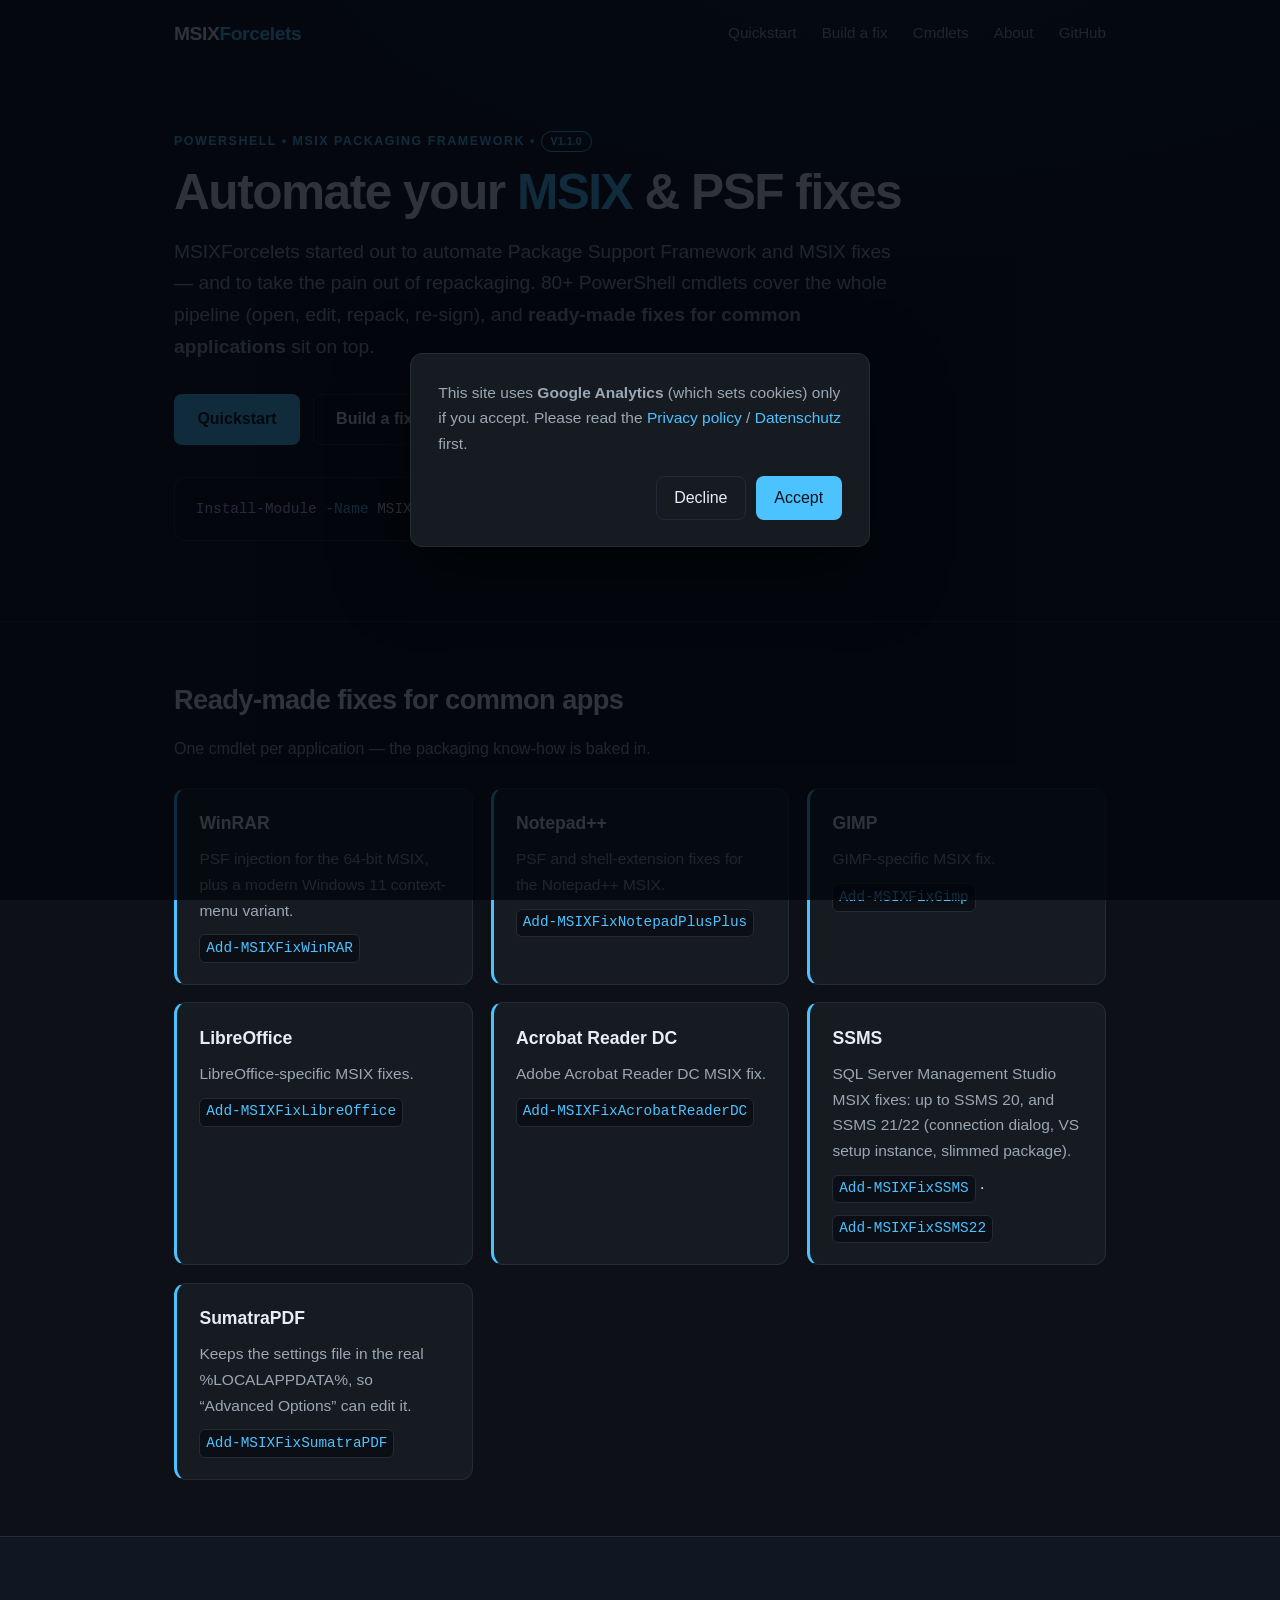
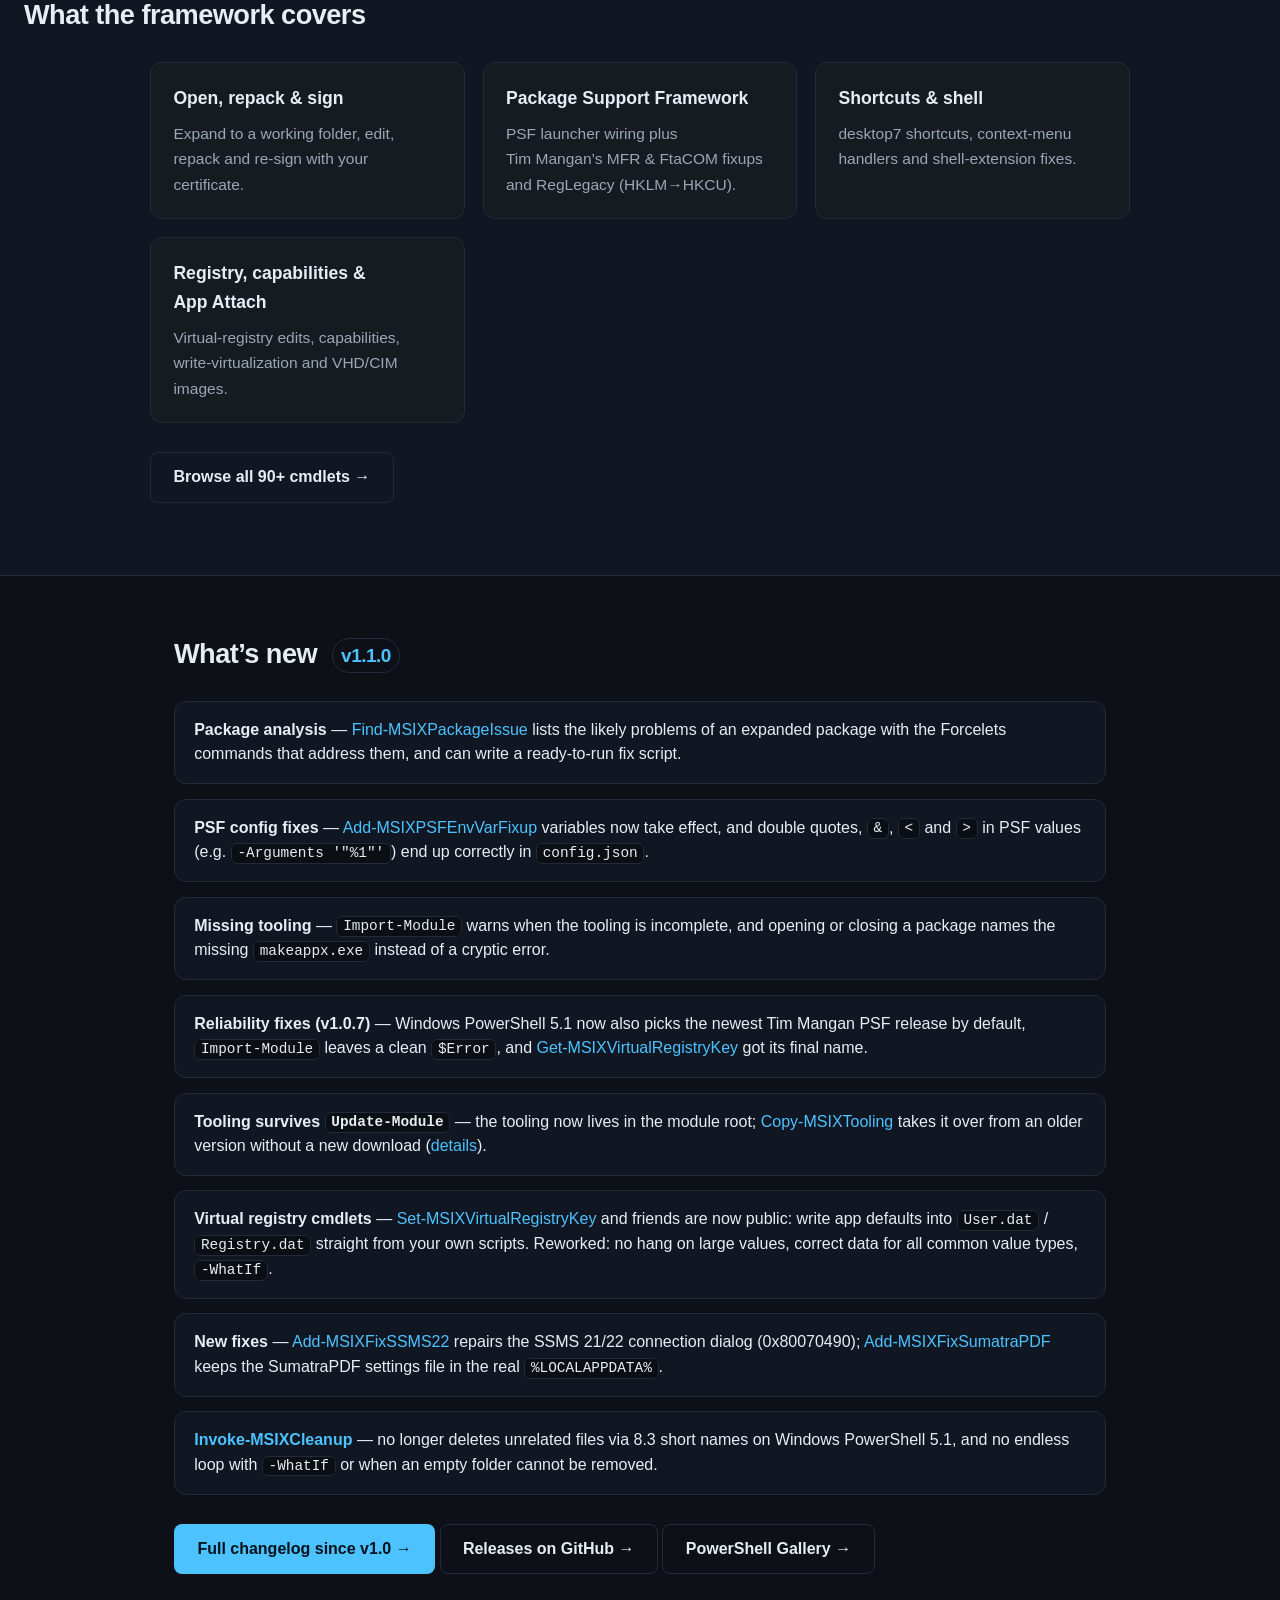
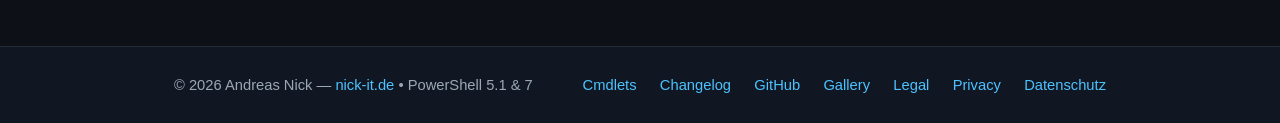
<file: web/index.html>
<!DOCTYPE html>
<html lang="en">
<head>
  <meta charset="utf-8">
  <meta name="viewport" content="width=device-width, initial-scale=1">
  <title>MSIXForcelets — an MSIX packaging framework for PowerShell with ready-made app fixes</title>
  <meta name="description" content="MSIXForcelets is an open-source PowerShell framework to open, repack, sign and fix MSIX packages. 80+ cmdlets for the Package Support Framework, desktop7 shortcuts, virtual registry and capabilities, plus ready-made fixes for WinRAR, Notepad++, GIMP, LibreOffice, Acrobat Reader DC, SSMS and SumatraPDF.">
  <meta name="keywords" content="MSIX, PowerShell, MSIX framework, Package Support Framework, PSF, MSIX repackaging, desktop7 shortcut, virtual registry, app packaging, WinRAR MSIX, Notepad++ MSIX, SSMS MSIX, Tim Mangan">
  <meta name="author" content="Andreas Nick">
  <link rel="canonical" href="https://msixforcelets.nick-it.de/">
  <meta name="theme-color" content="#0d1117">

  <meta property="og:type" content="website">
  <meta property="og:title" content="MSIXForcelets — MSIX packaging framework for PowerShell">
  <meta property="og:description" content="Open, repack, sign and fix MSIX packages from PowerShell. 80+ cmdlets and ready-made fixes for common applications.">
  <meta property="og:url" content="https://msixforcelets.nick-it.de/">
  <meta property="og:site_name" content="MSIXForcelets">
  <meta name="twitter:card" content="summary">
  <meta name="twitter:title" content="MSIXForcelets — MSIX packaging framework for PowerShell">
  <meta name="twitter:description" content="Open, repack, sign and fix MSIX packages from PowerShell — with ready-made app fixes.">

  <link rel="icon" type="image/x-icon" href="favicon.ico">
  <link rel="stylesheet" href="style.css">

  <script type="application/ld+json">
  {
    "@context": "https://schema.org",
    "@type": "SoftwareSourceCode",
    "name": "MSIXForcelets",
    "description": "PowerShell framework to open, repack, sign and fix MSIX packages with ready-made application fixes.",
    "codeRepository": "https://github.com/AndreasNick/MSIXForcelets",
    "softwareVersion": "1.1.0",
    "programmingLanguage": "PowerShell",
    "operatingSystem": "Windows",
    "author": { "@type": "Person", "name": "Andreas Nick", "url": "https://www.nick-it.de" }
  }
  </script>
</head>
<body>
  <header class="hero">
    <nav class="nav">
      <a class="brand" href="index.html">MSIX<span class="accent">Forcelets</span></a>
      <div class="nav-links">
        <a href="quickstart.html">Quickstart</a>
        <a href="build-your-own-fix.html">Build a fix</a>
        <a href="cmdlets.html">Cmdlets</a>
        <a href="about.html">About</a>
        <a href="https://github.com/AndreasNick/MSIXForcelets">GitHub</a>
      </div>
    </nav>

    <div class="hero-content">
      <p class="eyebrow">PowerShell &bull; MSIX packaging framework &bull; <a class="version-pill" href="#whats-new">v1.1.0</a></p>
      <h1>Automate your <span class="accent">MSIX</span> &amp; PSF fixes</h1>
      <p class="lead">
        MSIXForcelets started out to automate Package Support Framework and MSIX fixes &mdash; and to
        take the pain out of repackaging. 80+ PowerShell cmdlets cover the whole pipeline (open, edit,
        repack, re-sign), and <strong>ready-made fixes for common applications</strong> sit on top.
      </p>
      <div class="cta">
        <a class="btn btn-primary" href="quickstart.html">Quickstart</a>
        <a class="btn btn-ghost" href="build-your-own-fix.html">Build a fix</a>
        <a class="btn btn-ghost" href="cmdlets.html">Cmdlets</a>
      </div>
      <pre class="hero-code"><code><span class="c-cmd">Install-Module</span> <span class="c-arg">-Name</span> MSIXForcelets</code></pre>
    </div>
  </header>

  <main>
    <section id="fixes" class="section">
      <h2>Ready-made fixes for common apps</h2>
      <p class="section-sub">One cmdlet per application &mdash; the packaging know-how is baked in.</p>
      <div class="grid">
        <article class="card fix"><h3>WinRAR</h3><p>PSF injection for the 64-bit MSIX, plus a modern Windows&nbsp;11 context-menu variant.</p><code><a href="cmdlets.html#add-msixfixwinrar">Add-MSIXFixWinRAR</a></code></article>
        <article class="card fix"><h3>Notepad++</h3><p>PSF and shell-extension fixes for the Notepad++ MSIX.</p><code><a href="cmdlets.html#add-msixfixnotepadplusplus">Add-MSIXFixNotepadPlusPlus</a></code></article>
        <article class="card fix"><h3>GIMP</h3><p>GIMP-specific MSIX fix.</p><code><a href="cmdlets.html#add-msixfixgimp">Add-MSIXFixGimp</a></code></article>
        <article class="card fix"><h3>LibreOffice</h3><p>LibreOffice-specific MSIX fixes.</p><code><a href="cmdlets.html#add-msixfixlibreoffice">Add-MSIXFixLibreOffice</a></code></article>
        <article class="card fix"><h3>Acrobat Reader DC</h3><p>Adobe Acrobat Reader DC MSIX fix.</p><code><a href="cmdlets.html#add-msixfixacrobatreaderdc">Add-MSIXFixAcrobatReaderDC</a></code></article>
        <article class="card fix"><h3>SSMS</h3><p>SQL Server Management Studio MSIX fixes: up to SSMS&nbsp;20, and SSMS&nbsp;21/22 (connection dialog, VS setup instance, slimmed package).</p><code><a href="cmdlets.html#add-msixfixssms">Add-MSIXFixSSMS</a></code> &middot; <code><a href="cmdlets.html#add-msixfixssms22">Add-MSIXFixSSMS22</a></code></article>
        <article class="card fix"><h3>SumatraPDF</h3><p>Keeps the settings file in the real %LOCALAPPDATA%, so &ldquo;Advanced Options&rdquo; can edit it.</p><code><a href="cmdlets.html#add-msixfixsumatrapdf">Add-MSIXFixSumatraPDF</a></code></article>
      </div>
    </section>

    <section class="section section-alt">
      <h2>What the framework covers</h2>
      <div class="grid">
        <article class="card"><h3>Open, repack &amp; sign</h3><p>Expand to a working folder, edit, repack and re-sign with your certificate.</p></article>
        <article class="card"><h3>Package Support Framework</h3><p>PSF launcher wiring plus Tim&nbsp;Mangan&rsquo;s MFR &amp; FtaCOM fixups and RegLegacy (HKLM&rarr;HKCU).</p></article>
        <article class="card"><h3>Shortcuts &amp; shell</h3><p>desktop7 shortcuts, context-menu handlers and shell-extension fixes.</p></article>
        <article class="card"><h3>Registry, capabilities &amp; App&nbsp;Attach</h3><p>Virtual-registry edits, capabilities, write-virtualization and VHD/CIM images.</p></article>
      </div>
      <p class="more"><a class="btn btn-ghost" href="cmdlets.html">Browse all 90+ cmdlets &rarr;</a></p>
    </section>

    <section id="whats-new" class="section">
      <h2>What&rsquo;s new <span class="version-tag">v1.1.0</span></h2>
      <ul class="changelog">
        <li>
          <strong>Package analysis</strong> &mdash;
          <a href="cmdlets.html#find-msixpackageissue">Find-MSIXPackageIssue</a> lists the likely problems of an
          expanded package with the Forcelets commands that address them, and can write a ready-to-run fix script.
        </li>
        <li>
          <strong>PSF config fixes</strong> &mdash;
          <a href="cmdlets.html#add-msixpsfenvvarfixup">Add-MSIXPSFEnvVarFixup</a> variables now take effect, and
          double quotes, <code>&amp;</code>, <code>&lt;</code> and <code>&gt;</code> in PSF values (e.g.
          <code>-Arguments '"%1"'</code>) end up correctly in <code>config.json</code>.
        </li>
        <li>
          <strong>Missing tooling</strong> &mdash; <code>Import-Module</code> warns when the tooling is incomplete,
          and opening or closing a package names the missing <code>makeappx.exe</code> instead of a cryptic error.
        </li>
        <li>
          <strong>Reliability fixes (v1.0.7)</strong> &mdash; Windows PowerShell&nbsp;5.1 now also picks the newest
          Tim&nbsp;Mangan PSF release by default, <code>Import-Module</code> leaves a clean <code>$Error</code>,
          and <a href="cmdlets.html#get-msixvirtualregistrykey">Get-MSIXVirtualRegistryKey</a> got its final name.
        </li>
        <li>
          <strong>Tooling survives <code>Update-Module</code></strong> &mdash; the tooling now lives in the
          module root; <a href="cmdlets.html#copy-msixtooling">Copy-MSIXTooling</a> takes it over from an older
          version without a new download (<a href="quickstart.html#tooling">details</a>).
        </li>
        <li>
          <strong>Virtual registry cmdlets</strong> &mdash;
          <a href="cmdlets.html#set-msixvirtualregistrykey">Set-MSIXVirtualRegistryKey</a> and friends are now
          public: write app defaults into <code>User.dat</code> / <code>Registry.dat</code> straight from your
          own scripts. Reworked: no hang on large values, correct data for all common value types, <code>-WhatIf</code>.
        </li>
        <li>
          <strong>New fixes</strong> &mdash; <a href="cmdlets.html#add-msixfixssms22">Add-MSIXFixSSMS22</a> repairs
          the SSMS&nbsp;21/22 connection dialog (0x80070490);
          <a href="cmdlets.html#add-msixfixsumatrapdf">Add-MSIXFixSumatraPDF</a> keeps the SumatraPDF settings file in
          the real <code>%LOCALAPPDATA%</code>.
        </li>
        <li>
          <strong><a href="cmdlets.html#invoke-msixcleanup">Invoke-MSIXCleanup</a></strong> &mdash; no longer
          deletes unrelated files via 8.3 short names on Windows PowerShell&nbsp;5.1, and no endless loop with
          <code>-WhatIf</code> or when an empty folder cannot be removed.
        </li>
      </ul>
      <p class="more">
        <a class="btn btn-primary" href="changelog.html">Full changelog since v1.0 &rarr;</a>
        <a class="btn btn-ghost" href="https://github.com/AndreasNick/MSIXForcelets/releases">Releases on GitHub &rarr;</a>
        <a class="btn btn-ghost" href="https://www.powershellgallery.com/packages/MSIXForcelets">PowerShell Gallery &rarr;</a>
      </p>
    </section>
  </main>

  <footer class="footer">
    <div class="footer-inner">
      <span>&copy; 2026 Andreas Nick &mdash; <a href="https://www.nick-it.de">nick-it.de</a> &bull; PowerShell 5.1 &amp; 7</span>
      <span class="footer-links">
        <a href="cmdlets.html">Cmdlets</a>
        <a href="changelog.html">Changelog</a>
        <a href="https://github.com/AndreasNick/MSIXForcelets">GitHub</a>
        <a href="https://www.powershellgallery.com/packages/MSIXForcelets">Gallery</a>
        <a href="legal.html">Legal</a>
        <a href="privacy.html">Privacy</a>
        <a href="datenschutz.html">Datenschutz</a>
      </span>
    </div>
  </footer>
  <script defer src="consent.js"></script>
</body>
</html>
</file>
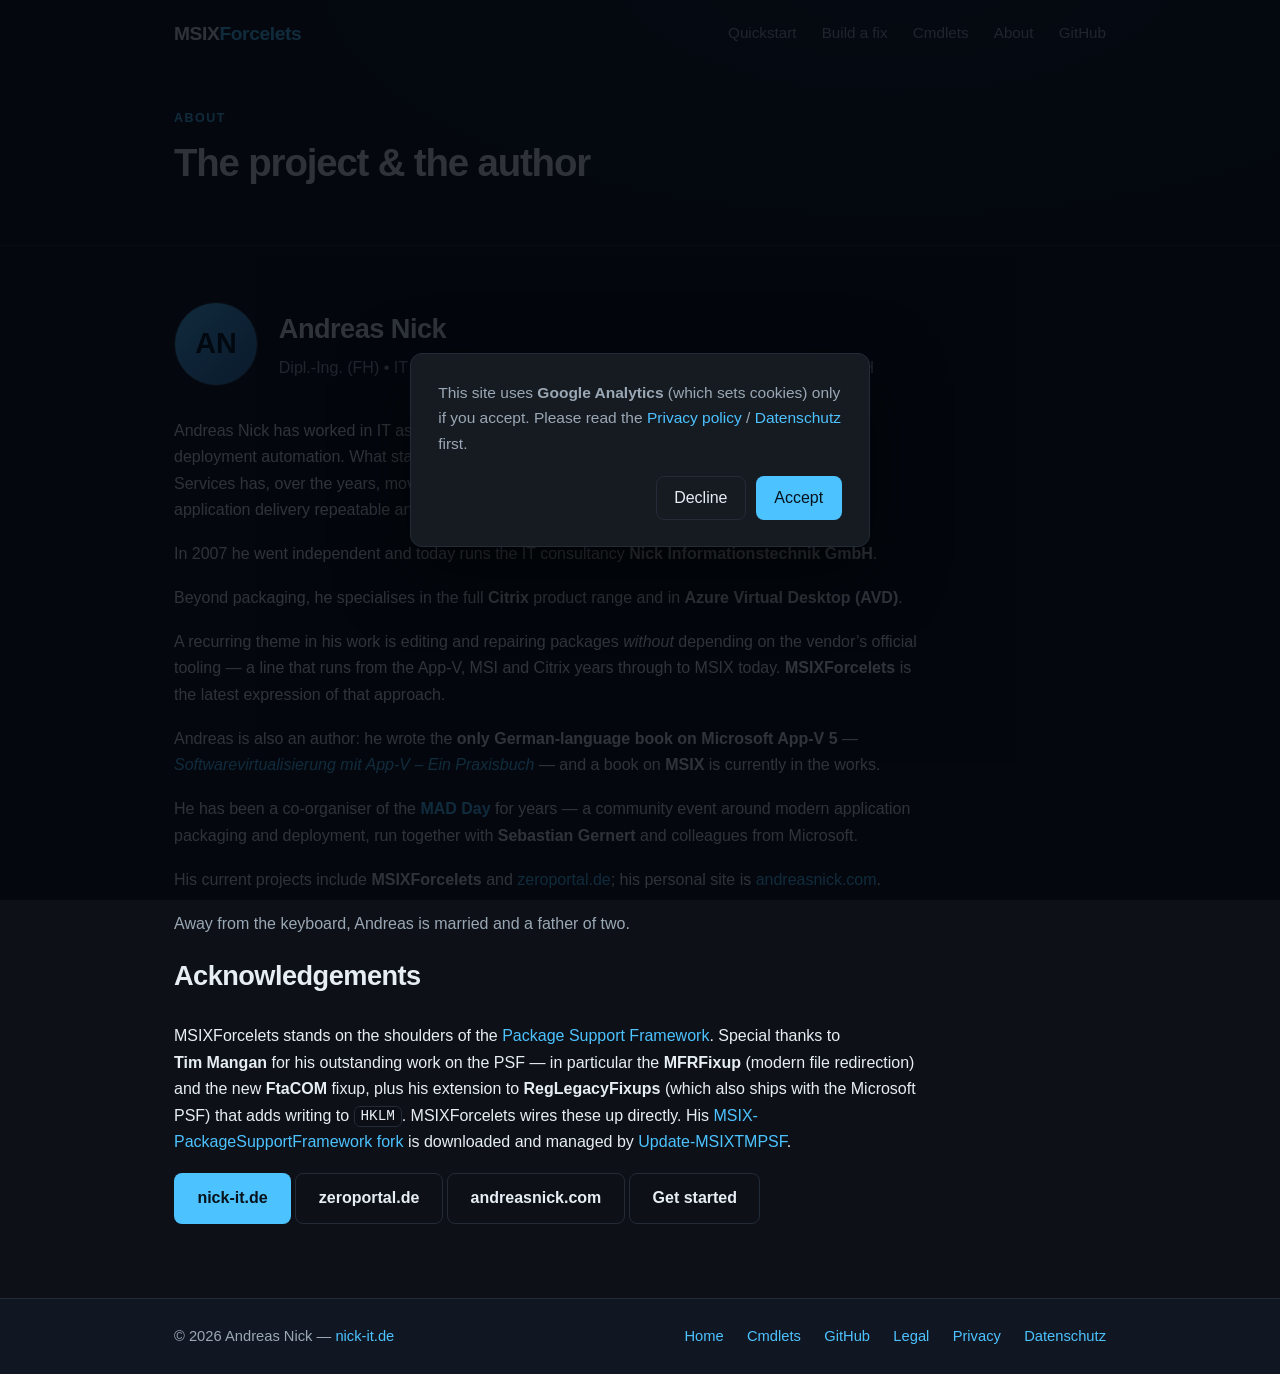
<file: web/about.html>
<!DOCTYPE html>
<html lang="en">
<head>
  <meta charset="utf-8">
  <meta name="viewport" content="width=device-width, initial-scale=1">
  <title>About — MSIXForcelets &amp; Andreas Nick</title>
  <meta name="description" content="About MSIXForcelets and its author Andreas Nick — IT consultant since 1998, founder of Nick Informationstechnik GmbH, specialising in application packaging and deployment automation (App-V to MSIX), the full Citrix product range and Azure Virtual Desktop (AVD).">
  <meta name="keywords" content="Andreas Nick, Nick Informationstechnik GmbH, App-V, MSIX, application packaging, deployment automation, Citrix, Azure Virtual Desktop, AVD, MAD Day, App-V 5 book, MSIX book, zeroportal">
  <meta name="author" content="Andreas Nick">
  <link rel="canonical" href="https://msixforcelets.nick-it.de/about.html">
  <meta name="theme-color" content="#0d1117">
  <meta property="og:type" content="profile">
  <meta property="og:title" content="About — MSIXForcelets &amp; Andreas Nick">
  <meta property="og:description" content="The author behind MSIXForcelets: application packaging and deployment automation from App-V to MSIX.">
  <meta property="og:url" content="https://msixforcelets.nick-it.de/about.html">
  <link rel="icon" type="image/x-icon" href="favicon.ico">
  <link rel="stylesheet" href="style.css">
</head>
<body>
  <header class="hero hero-slim">
    <nav class="nav">
      <a class="brand" href="index.html">MSIX<span class="accent">Forcelets</span></a>
      <div class="nav-links">
        <a href="quickstart.html">Quickstart</a>
        <a href="build-your-own-fix.html">Build a fix</a>
        <a href="cmdlets.html">Cmdlets</a>
        <a href="about.html">About</a>
        <a href="https://github.com/AndreasNick/MSIXForcelets">GitHub</a>
      </div>
    </nav>
    <div class="hero-content">
      <p class="eyebrow">About</p>
      <h1>The project &amp; the author</h1>
    </div>
  </header>

  <main class="section">
    <!-- Replace the initials avatar with a photo: <img class="avatar" src="assets/andreas-nick.jpg" alt="Andreas Nick"> -->
    <div class="author">
      <div class="avatar">AN</div>
      <div class="author-meta">
        <h2>Andreas Nick</h2>
        <p>Dipl.-Ing. (FH) &bull; IT consultant since 1998 &bull; Founder, Nick Informationstechnik GmbH</p>
      </div>
    </div>

    <div class="prose">
      <p>
        Andreas Nick has worked in IT as a consultant since 1998, focused on application packaging
        and deployment automation. What started with Microsoft App-V and MSI packaging and Citrix
        Terminal Services has, over the years, moved on to <strong>MSIX</strong> &mdash; the throughline
        always the same goal: making application delivery repeatable and automatable.
      </p>
      <p>
        In 2007 he went independent and today runs the IT consultancy
        <strong>Nick Informationstechnik GmbH</strong>.
      </p>
      <p>
        Beyond packaging, he specialises in the full <strong>Citrix</strong> product range and in
        <strong>Azure Virtual Desktop (AVD)</strong>.
      </p>
      <p>
        A recurring theme in his work is editing and repairing packages <em>without</em> depending on
        the vendor&rsquo;s official tooling &mdash; a line that runs from the App-V, MSI and Citrix years
        through to MSIX today. <strong>MSIXForcelets</strong> is the latest expression of that approach.
      </p>
      <p>
        Andreas is also an author: he wrote the <strong>only German-language book on Microsoft
        App-V&nbsp;5</strong> &mdash;
        <a href="https://www.amazon.de/Softwarevirtualisierung-mit-App-V-Ein-Praxisbuch/dp/1544717318"><em>Softwarevirtualisierung mit App-V &ndash; Ein Praxisbuch</em></a>
        &mdash; and a book on <strong>MSIX</strong> is currently in the works.
      </p>
      <p>
        He has been a co-organiser of the <a href="https://www.nick-it.de/blog/msix/m-a-d-day-2024-newsletter-4"><strong>MAD&nbsp;Day</strong></a>
        for years &mdash; a community event around modern application packaging and deployment, run together
        with <strong>Sebastian Gernert</strong> and colleagues from Microsoft.
      </p>
      <p>
        His current projects include <strong>MSIXForcelets</strong> and
        <a href="https://zeroportal.de">zeroportal.de</a>; his personal site is
        <a href="https://andreasnick.com">andreasnick.com</a>.
      </p>
      <p class="muted">
        Away from the keyboard, Andreas is married and a father of two.
      </p>

      <h2>Acknowledgements</h2>
      <p>
        MSIXForcelets stands on the shoulders of the
        <a href="https://github.com/microsoft/MSIX-PackageSupportFramework">Package Support Framework</a>.
        Special thanks to <strong>Tim&nbsp;Mangan</strong> for his outstanding work on the PSF &mdash; in
        particular the <strong>MFRFixup</strong> (modern file redirection) and the new
        <strong>FtaCOM</strong> fixup, plus his extension to <strong>RegLegacyFixups</strong> (which also
        ships with the Microsoft PSF) that adds writing to <code>HKLM</code>. MSIXForcelets wires these up
        directly. His
        <a href="https://github.com/TimMangan/MSIX-PackageSupportFramework">MSIX-PackageSupportFramework fork</a>
        is downloaded and managed by <a href="cmdlets.html#update-msixtmpsf">Update-MSIXTMPSF</a>.
      </p>

      <p class="more">
        <a class="btn btn-primary" href="https://www.nick-it.de">nick-it.de</a>
        <a class="btn btn-ghost" href="https://zeroportal.de">zeroportal.de</a>
        <a class="btn btn-ghost" href="https://andreasnick.com">andreasnick.com</a>
        <a class="btn btn-ghost" href="quickstart.html">Get started</a>
      </p>
    </div>
  </main>

  <footer class="footer">
    <div class="footer-inner">
      <span>&copy; 2026 Andreas Nick &mdash; <a href="https://www.nick-it.de">nick-it.de</a></span>
      <span class="footer-links">
        <a href="index.html">Home</a>
        <a href="cmdlets.html">Cmdlets</a>
        <a href="https://github.com/AndreasNick/MSIXForcelets">GitHub</a>
        <a href="legal.html">Legal</a>
        <a href="privacy.html">Privacy</a>
        <a href="datenschutz.html">Datenschutz</a>
      </span>
    </div>
  </footer>
  <script defer src="consent.js"></script>
</body>
</html>
</file>
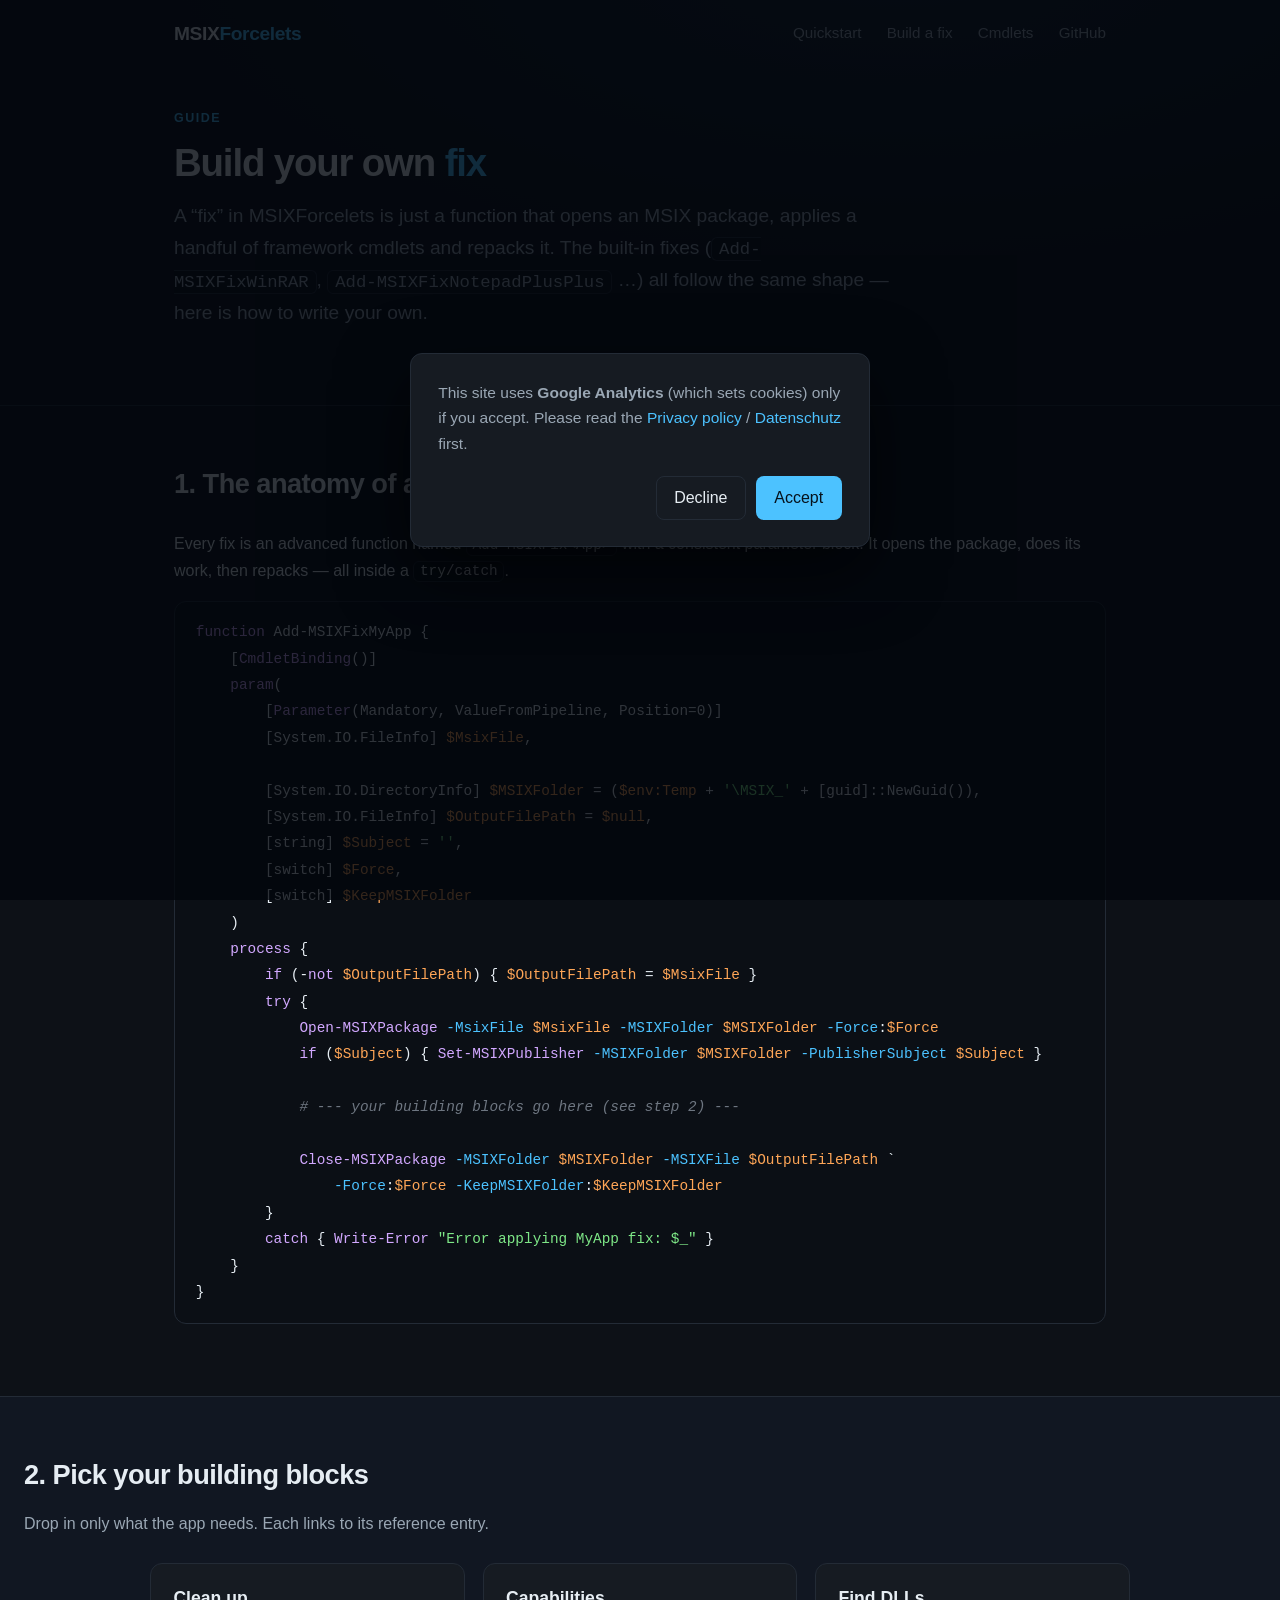
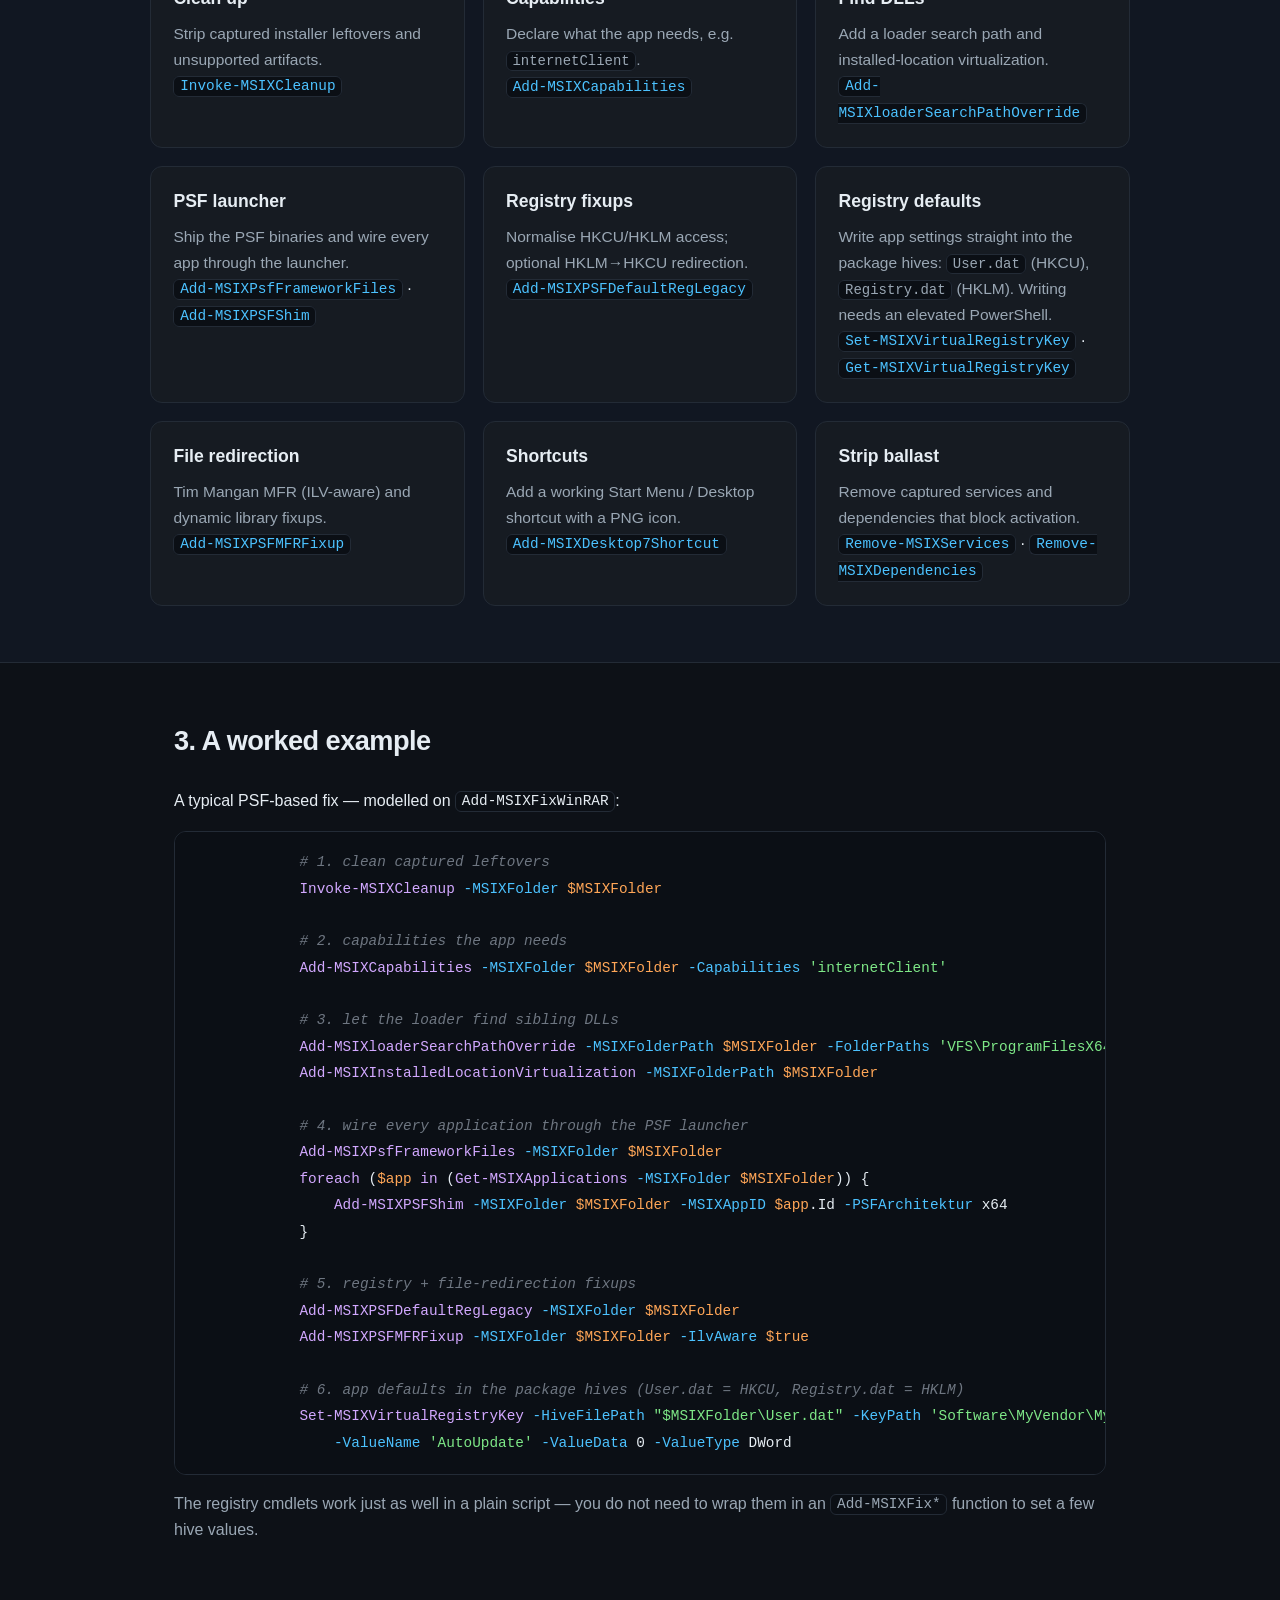
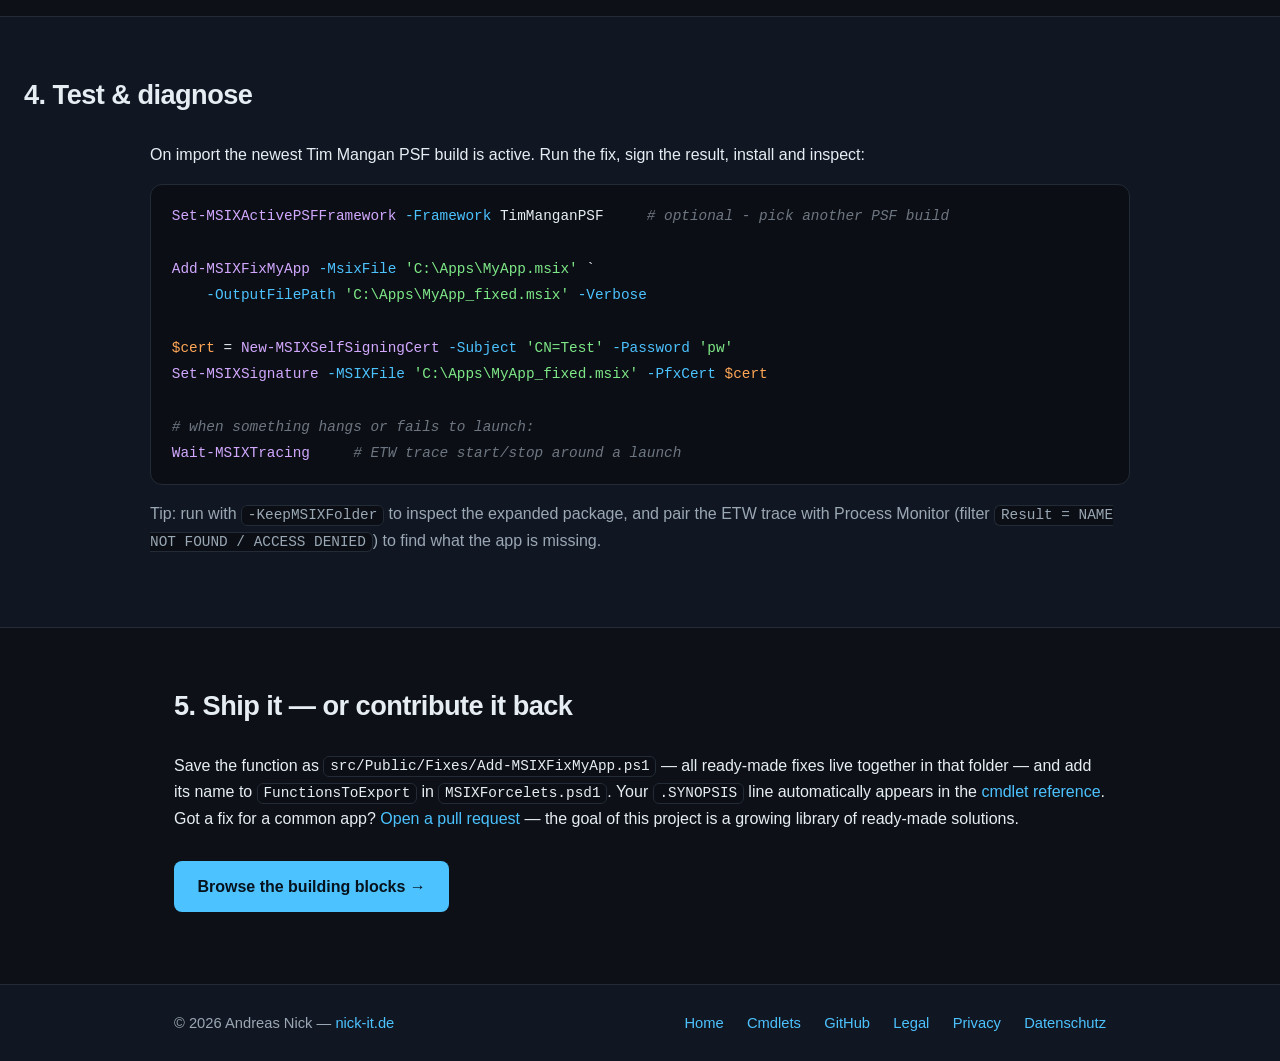
<file: web/build-your-own-fix.html>
<!DOCTYPE html>
<html lang="en">
<head>
  <meta charset="utf-8">
  <meta name="viewport" content="width=device-width, initial-scale=1">
  <title>Build your own MSIX fix — MSIXForcelets</title>
  <meta name="description" content="Step-by-step guide to authoring your own MSIX fix with MSIXForcelets: open a package, apply Package Support Framework, shortcuts, capabilities and registry fixups, then repack and sign. Includes a ready-to-copy Add-MSIXFix function skeleton.">
  <meta name="keywords" content="MSIX fix, build MSIX fix, Package Support Framework tutorial, Add-MSIXFix, MSIX repackaging guide, PSF shim, PowerShell MSIX">
  <meta name="author" content="Andreas Nick">
  <link rel="canonical" href="https://msixforcelets.nick-it.de/build-your-own-fix.html">
  <meta name="theme-color" content="#0d1117">

  <meta property="og:type" content="article">
  <meta property="og:title" content="Build your own MSIX fix — MSIXForcelets">
  <meta property="og:description" content="Author a custom Add-MSIXFix function: open, apply PSF and fixups, repack and sign.">
  <meta property="og:url" content="https://msixforcelets.nick-it.de/build-your-own-fix.html">
  <meta name="twitter:card" content="summary">

  <link rel="icon" type="image/x-icon" href="favicon.ico">
  <link rel="stylesheet" href="style.css">

  <script type="application/ld+json">
  {
    "@context": "https://schema.org",
    "@type": "HowTo",
    "name": "Build your own MSIX fix with MSIXForcelets",
    "description": "Author a custom Add-MSIXFix function that opens an MSIX package, applies the Package Support Framework and other fixups, then repacks and signs it.",
    "step": [
      { "@type": "HowToStep", "name": "Open the package" },
      { "@type": "HowToStep", "name": "Apply the building blocks" },
      { "@type": "HowToStep", "name": "Repack and sign" },
      { "@type": "HowToStep", "name": "Test and diagnose" }
    ]
  }
  </script>
</head>
<body>
  <header class="hero hero-slim">
    <nav class="nav">
      <a class="brand" href="index.html">MSIX<span class="accent">Forcelets</span></a>
      <div class="nav-links">
        <a href="quickstart.html">Quickstart</a>
        <a href="build-your-own-fix.html">Build a fix</a>
        <a href="cmdlets.html">Cmdlets</a>
        <a href="https://github.com/AndreasNick/MSIXForcelets">GitHub</a>
      </div>
    </nav>
    <div class="hero-content">
      <p class="eyebrow">Guide</p>
      <h1>Build your own <span class="accent">fix</span></h1>
      <p class="lead">
        A &ldquo;fix&rdquo; in MSIXForcelets is just a function that opens an MSIX package,
        applies a handful of framework cmdlets and repacks it. The built-in fixes
        (<code>Add-MSIXFixWinRAR</code>, <code>Add-MSIXFixNotepadPlusPlus</code> &hellip;) all follow
        the same shape &mdash; here is how to write your own.
      </p>
    </div>
  </header>

  <main>
    <!-- Anatomy -->
    <section class="section">
      <h2>1. The anatomy of a fix</h2>
      <p>Every fix is an advanced function named <code>Add-MSIXFix&lt;App&gt;</code> with a
         consistent parameter block. It opens the package, does its work, then repacks &mdash;
         all inside a <code>try/catch</code>.</p>
      <pre><code><span class="c-cmd">function</span> Add-MSIXFixMyApp {
    [<span class="c-cmd">CmdletBinding</span>()]
    <span class="c-cmd">param</span>(
        [<span class="c-cmd">Parameter</span>(Mandatory, ValueFromPipeline, Position=0)]
        [System.IO.FileInfo] <span class="c-var">$MsixFile</span>,

        [System.IO.DirectoryInfo] <span class="c-var">$MSIXFolder</span> = (<span class="c-var">$env:Temp</span> + <span class="c-str">'\MSIX_'</span> + [guid]::NewGuid()),
        [System.IO.FileInfo] <span class="c-var">$OutputFilePath</span> = <span class="c-var">$null</span>,
        [string] <span class="c-var">$Subject</span> = <span class="c-str">''</span>,
        [switch] <span class="c-var">$Force</span>,
        [switch] <span class="c-var">$KeepMSIXFolder</span>
    )
    <span class="c-cmd">process</span> {
        <span class="c-cmd">if</span> (-<span class="c-cmd">not</span> <span class="c-var">$OutputFilePath</span>) { <span class="c-var">$OutputFilePath</span> = <span class="c-var">$MsixFile</span> }
        <span class="c-cmd">try</span> {
            <span class="c-cmd">Open-MSIXPackage</span> <span class="c-arg">-MsixFile</span> <span class="c-var">$MsixFile</span> <span class="c-arg">-MSIXFolder</span> <span class="c-var">$MSIXFolder</span> <span class="c-arg">-Force</span>:<span class="c-var">$Force</span>
            <span class="c-cmd">if</span> (<span class="c-var">$Subject</span>) { <span class="c-cmd">Set-MSIXPublisher</span> <span class="c-arg">-MSIXFolder</span> <span class="c-var">$MSIXFolder</span> <span class="c-arg">-PublisherSubject</span> <span class="c-var">$Subject</span> }

            <span class="c-cmt"># --- your building blocks go here (see step 2) ---</span>

            <span class="c-cmd">Close-MSIXPackage</span> <span class="c-arg">-MSIXFolder</span> <span class="c-var">$MSIXFolder</span> <span class="c-arg">-MSIXFile</span> <span class="c-var">$OutputFilePath</span> `
                <span class="c-arg">-Force</span>:<span class="c-var">$Force</span> <span class="c-arg">-KeepMSIXFolder</span>:<span class="c-var">$KeepMSIXFolder</span>
        }
        <span class="c-cmd">catch</span> { <span class="c-cmd">Write-Error</span> <span class="c-str">"Error applying MyApp fix: $_"</span> }
    }
}</code></pre>
    </section>

    <!-- Building blocks -->
    <section class="section section-alt">
      <h2>2. Pick your building blocks</h2>
      <p class="section-sub">Drop in only what the app needs. Each links to its reference entry.</p>
      <div class="grid">
        <article class="card"><h3>Clean up</h3><p>Strip captured installer leftovers and unsupported artifacts.</p><code><a href="cmdlets.html#invoke-msixcleanup">Invoke-MSIXCleanup</a></code></article>
        <article class="card"><h3>Capabilities</h3><p>Declare what the app needs, e.g. <code>internetClient</code>.</p><code><a href="cmdlets.html#add-msixcapabilities">Add-MSIXCapabilities</a></code></article>
        <article class="card"><h3>Find DLLs</h3><p>Add a loader search path and installed-location virtualization.</p><code><a href="cmdlets.html#add-msixloadersearchpathoverride">Add-MSIXloaderSearchPathOverride</a></code></article>
        <article class="card"><h3>PSF launcher</h3><p>Ship the PSF binaries and wire every app through the launcher.</p><code><a href="cmdlets.html#add-msixpsfframeworkfiles">Add-MSIXPsfFrameworkFiles</a></code> &middot; <code><a href="cmdlets.html#add-msixpsfshim">Add-MSIXPSFShim</a></code></article>
        <article class="card"><h3>Registry fixups</h3><p>Normalise HKCU/HKLM access; optional HKLM&rarr;HKCU redirection.</p><code><a href="cmdlets.html#add-msixpsfdefaultreglegacy">Add-MSIXPSFDefaultRegLegacy</a></code></article>
        <article class="card"><h3>Registry defaults</h3><p>Write app settings straight into the package hives: <code>User.dat</code> (HKCU), <code>Registry.dat</code> (HKLM). Writing needs an elevated PowerShell.</p><code><a href="cmdlets.html#set-msixvirtualregistrykey">Set-MSIXVirtualRegistryKey</a></code> &middot; <code><a href="cmdlets.html#get-msixvirtualregistrykey">Get-MSIXVirtualRegistryKey</a></code></article>
        <article class="card"><h3>File redirection</h3><p>Tim&nbsp;Mangan MFR (ILV-aware) and dynamic library fixups.</p><code><a href="cmdlets.html#add-msixpsfmfrfixup">Add-MSIXPSFMFRFixup</a></code></article>
        <article class="card"><h3>Shortcuts</h3><p>Add a working Start&nbsp;Menu / Desktop shortcut with a PNG icon.</p><code><a href="cmdlets.html#add-msixdesktop7shortcut">Add-MSIXDesktop7Shortcut</a></code></article>
        <article class="card"><h3>Strip ballast</h3><p>Remove captured services and dependencies that block activation.</p><code><a href="cmdlets.html#remove-msixservices">Remove-MSIXServices</a></code> &middot; <code><a href="cmdlets.html#remove-msixdependencies">Remove-MSIXDependencies</a></code></article>
      </div>
    </section>

    <!-- Worked example -->
    <section class="section">
      <h2>3. A worked example</h2>
      <p>A typical PSF-based fix &mdash; modelled on <code>Add-MSIXFixWinRAR</code>:</p>
      <pre><code>            <span class="c-cmt"># 1. clean captured leftovers</span>
            <span class="c-cmd">Invoke-MSIXCleanup</span> <span class="c-arg">-MSIXFolder</span> <span class="c-var">$MSIXFolder</span>

            <span class="c-cmt"># 2. capabilities the app needs</span>
            <span class="c-cmd">Add-MSIXCapabilities</span> <span class="c-arg">-MSIXFolder</span> <span class="c-var">$MSIXFolder</span> <span class="c-arg">-Capabilities</span> <span class="c-str">'internetClient'</span>

            <span class="c-cmt"># 3. let the loader find sibling DLLs</span>
            <span class="c-cmd">Add-MSIXloaderSearchPathOverride</span> <span class="c-arg">-MSIXFolderPath</span> <span class="c-var">$MSIXFolder</span> <span class="c-arg">-FolderPaths</span> <span class="c-str">'VFS\ProgramFilesX64\MyApp'</span>
            <span class="c-cmd">Add-MSIXInstalledLocationVirtualization</span> <span class="c-arg">-MSIXFolderPath</span> <span class="c-var">$MSIXFolder</span>

            <span class="c-cmt"># 4. wire every application through the PSF launcher</span>
            <span class="c-cmd">Add-MSIXPsfFrameworkFiles</span> <span class="c-arg">-MSIXFolder</span> <span class="c-var">$MSIXFolder</span>
            <span class="c-cmd">foreach</span> (<span class="c-var">$app</span> <span class="c-cmd">in</span> (<span class="c-cmd">Get-MSIXApplications</span> <span class="c-arg">-MSIXFolder</span> <span class="c-var">$MSIXFolder</span>)) {
                <span class="c-cmd">Add-MSIXPSFShim</span> <span class="c-arg">-MSIXFolder</span> <span class="c-var">$MSIXFolder</span> <span class="c-arg">-MSIXAppID</span> <span class="c-var">$app</span>.Id <span class="c-arg">-PSFArchitektur</span> x64
            }

            <span class="c-cmt"># 5. registry + file-redirection fixups</span>
            <span class="c-cmd">Add-MSIXPSFDefaultRegLegacy</span> <span class="c-arg">-MSIXFolder</span> <span class="c-var">$MSIXFolder</span>
            <span class="c-cmd">Add-MSIXPSFMFRFixup</span> <span class="c-arg">-MSIXFolder</span> <span class="c-var">$MSIXFolder</span> <span class="c-arg">-IlvAware</span> <span class="c-var">$true</span>

            <span class="c-cmt"># 6. app defaults in the package hives (User.dat = HKCU, Registry.dat = HKLM)</span>
            <span class="c-cmd">Set-MSIXVirtualRegistryKey</span> <span class="c-arg">-HiveFilePath</span> <span class="c-str">"$MSIXFolder\User.dat"</span> <span class="c-arg">-KeyPath</span> <span class="c-str">'Software\MyVendor\MyApp'</span> `
                <span class="c-arg">-ValueName</span> <span class="c-str">'AutoUpdate'</span> <span class="c-arg">-ValueData</span> 0 <span class="c-arg">-ValueType</span> DWord</code></pre>
      <p class="muted">The registry cmdlets work just as well in a plain script &mdash; you do not need to wrap
         them in an <code>Add-MSIXFix*</code> function to set a few hive values.</p>
    </section>

    <!-- Test -->
    <section class="section section-alt">
      <h2>4. Test &amp; diagnose</h2>
      <p>On import the newest Tim&nbsp;Mangan PSF build is active. Run the fix, sign the result, install and inspect:</p>
      <pre><code><span class="c-cmd">Set-MSIXActivePSFFramework</span> <span class="c-arg">-Framework</span> TimManganPSF     <span class="c-cmt"># optional - pick another PSF build</span>

<span class="c-cmd">Add-MSIXFixMyApp</span> <span class="c-arg">-MsixFile</span> <span class="c-str">'C:\Apps\MyApp.msix'</span> `
    <span class="c-arg">-OutputFilePath</span> <span class="c-str">'C:\Apps\MyApp_fixed.msix'</span> <span class="c-arg">-Verbose</span>

<span class="c-var">$cert</span> = <span class="c-cmd">New-MSIXSelfSigningCert</span> <span class="c-arg">-Subject</span> <span class="c-str">'CN=Test'</span> <span class="c-arg">-Password</span> <span class="c-str">'pw'</span>
<span class="c-cmd">Set-MSIXSignature</span> <span class="c-arg">-MSIXFile</span> <span class="c-str">'C:\Apps\MyApp_fixed.msix'</span> <span class="c-arg">-PfxCert</span> <span class="c-var">$cert</span>

<span class="c-cmt"># when something hangs or fails to launch:</span>
<span class="c-cmd">Wait-MSIXTracing</span>     <span class="c-cmt"># ETW trace start/stop around a launch</span></code></pre>
      <p class="muted">Tip: run with <code>-KeepMSIXFolder</code> to inspect the expanded package, and pair
         the ETW trace with Process Monitor (filter <code>Result = NAME NOT FOUND / ACCESS DENIED</code>)
         to find what the app is missing.</p>
    </section>

    <!-- Contribute -->
    <section class="section">
      <h2>5. Ship it &mdash; or contribute it back</h2>
      <p>Save the function as <code>src/Public/Fixes/Add-MSIXFixMyApp.ps1</code> &mdash; all ready-made fixes
         live together in that folder &mdash; and add its name to <code>FunctionsToExport</code> in
         <code>MSIXForcelets.psd1</code>. Your <code>.SYNOPSIS</code> line automatically appears in the
         <a href="cmdlets.html">cmdlet reference</a>. Got a fix for a common app?
         <a href="https://github.com/AndreasNick/MSIXForcelets">Open a pull request</a> &mdash; the goal of
         this project is a growing library of ready-made solutions.</p>
      <p class="more"><a class="btn btn-primary" href="cmdlets.html">Browse the building blocks &rarr;</a></p>
    </section>
  </main>

  <footer class="footer">
    <div class="footer-inner">
      <span>&copy; 2026 Andreas Nick &mdash; <a href="https://www.nick-it.de">nick-it.de</a></span>
      <span class="footer-links">
        <a href="index.html">Home</a>
        <a href="cmdlets.html">Cmdlets</a>
        <a href="https://github.com/AndreasNick/MSIXForcelets">GitHub</a>
        <a href="legal.html">Legal</a>
        <a href="privacy.html">Privacy</a>
        <a href="datenschutz.html">Datenschutz</a>
      </span>
    </div>
  </footer>
  <script defer src="consent.js"></script>
</body>
</html>
</file>
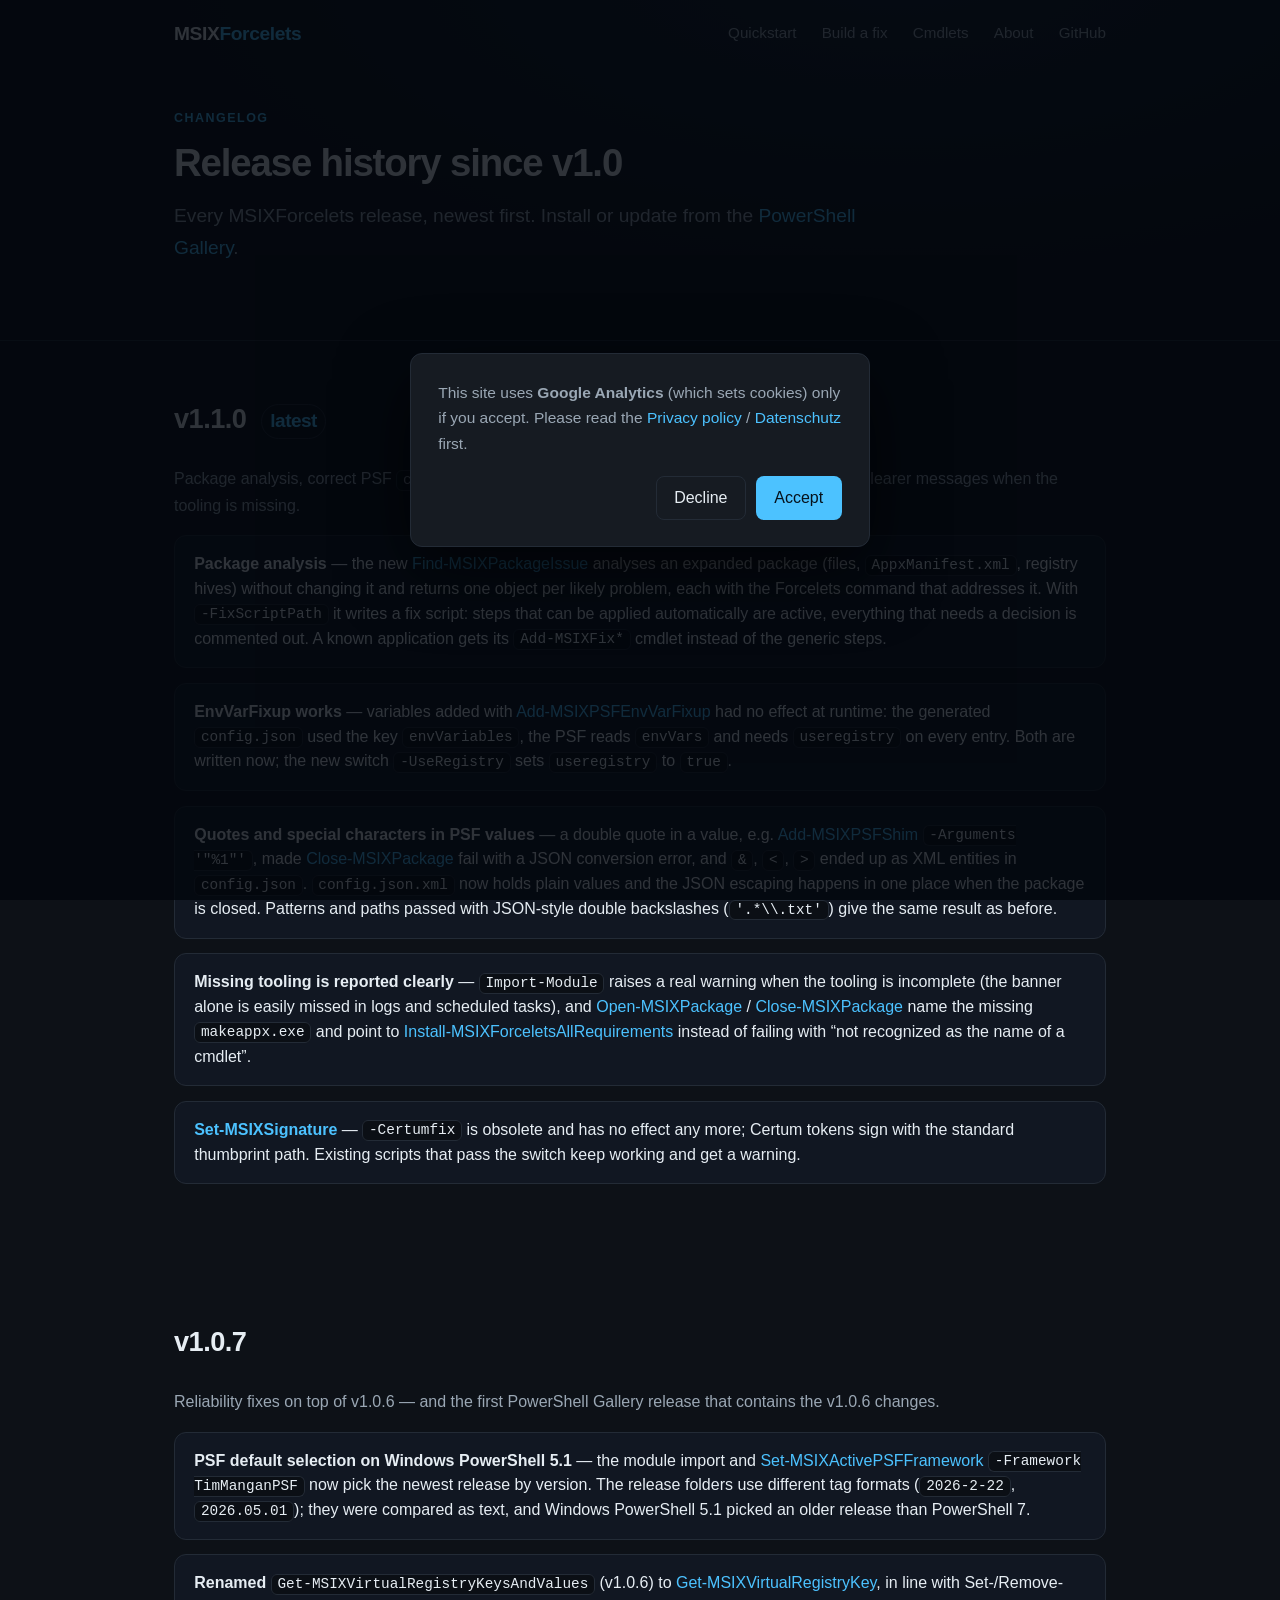
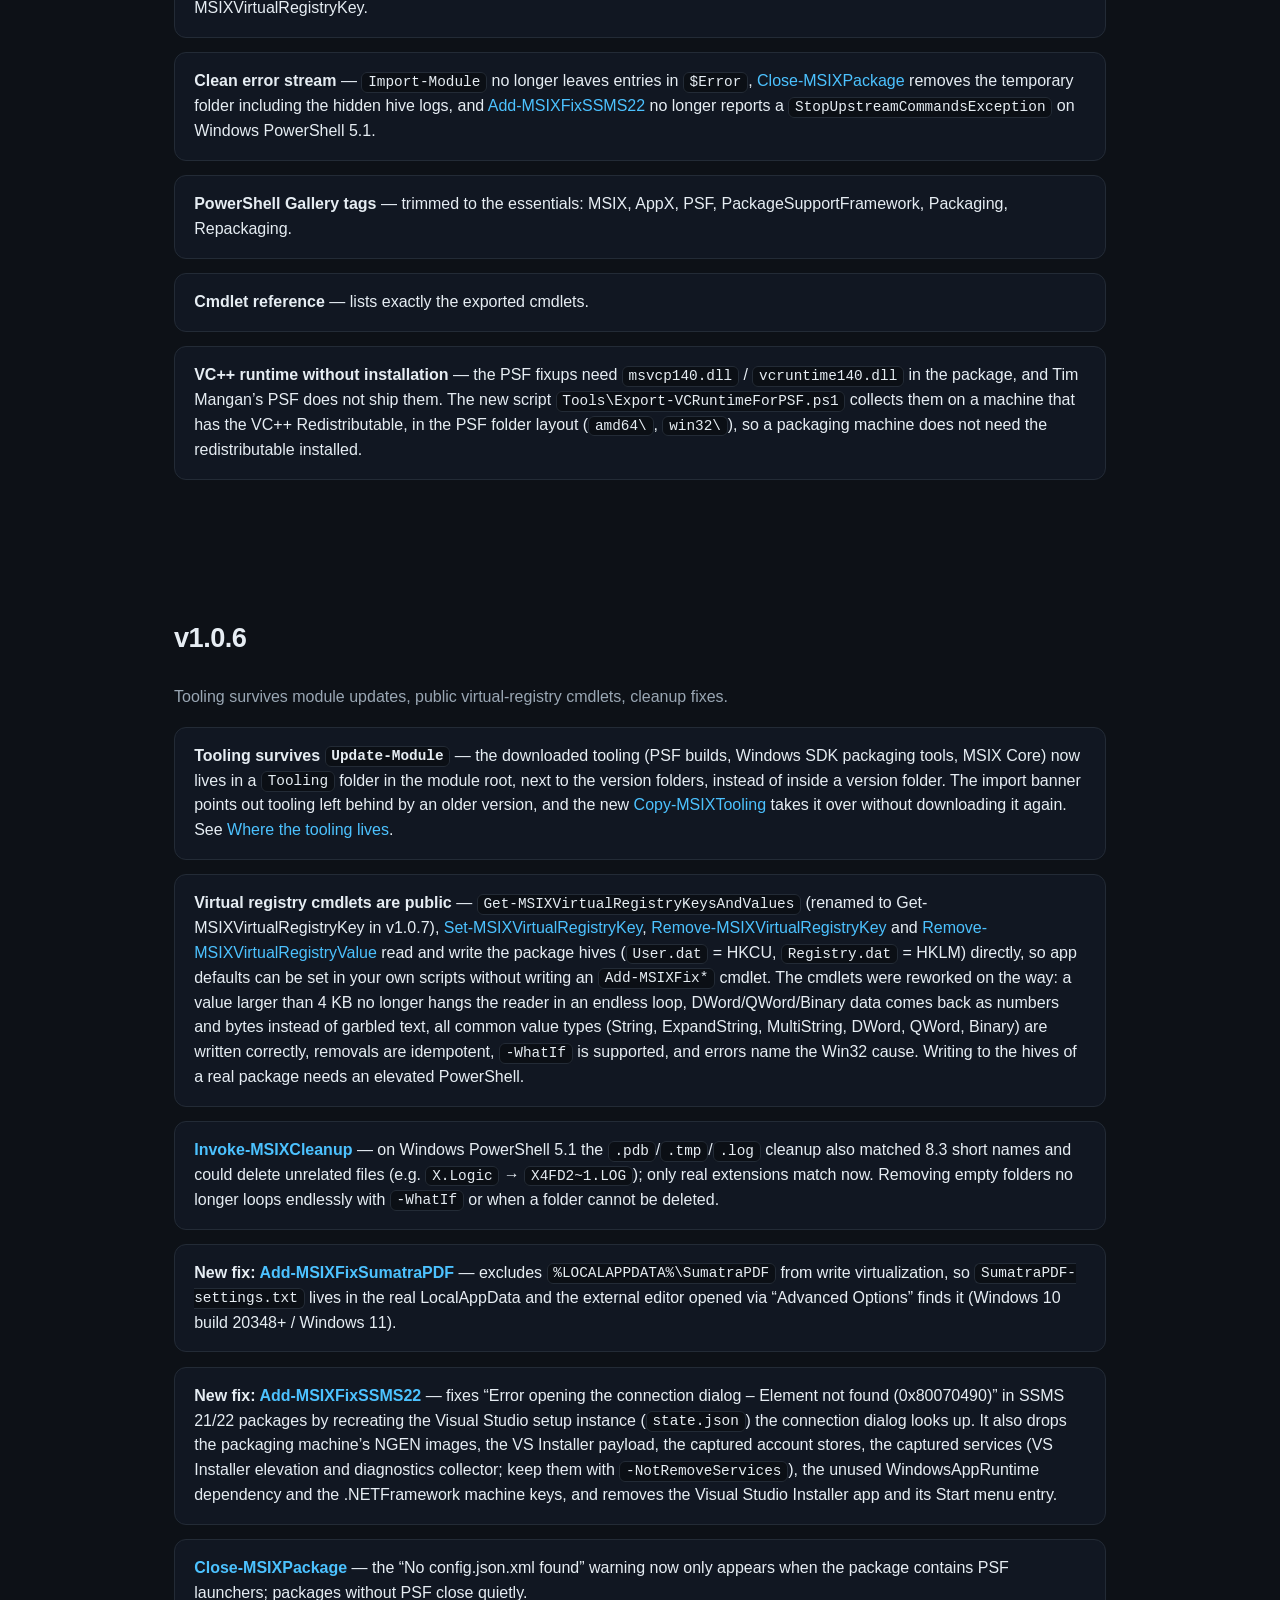
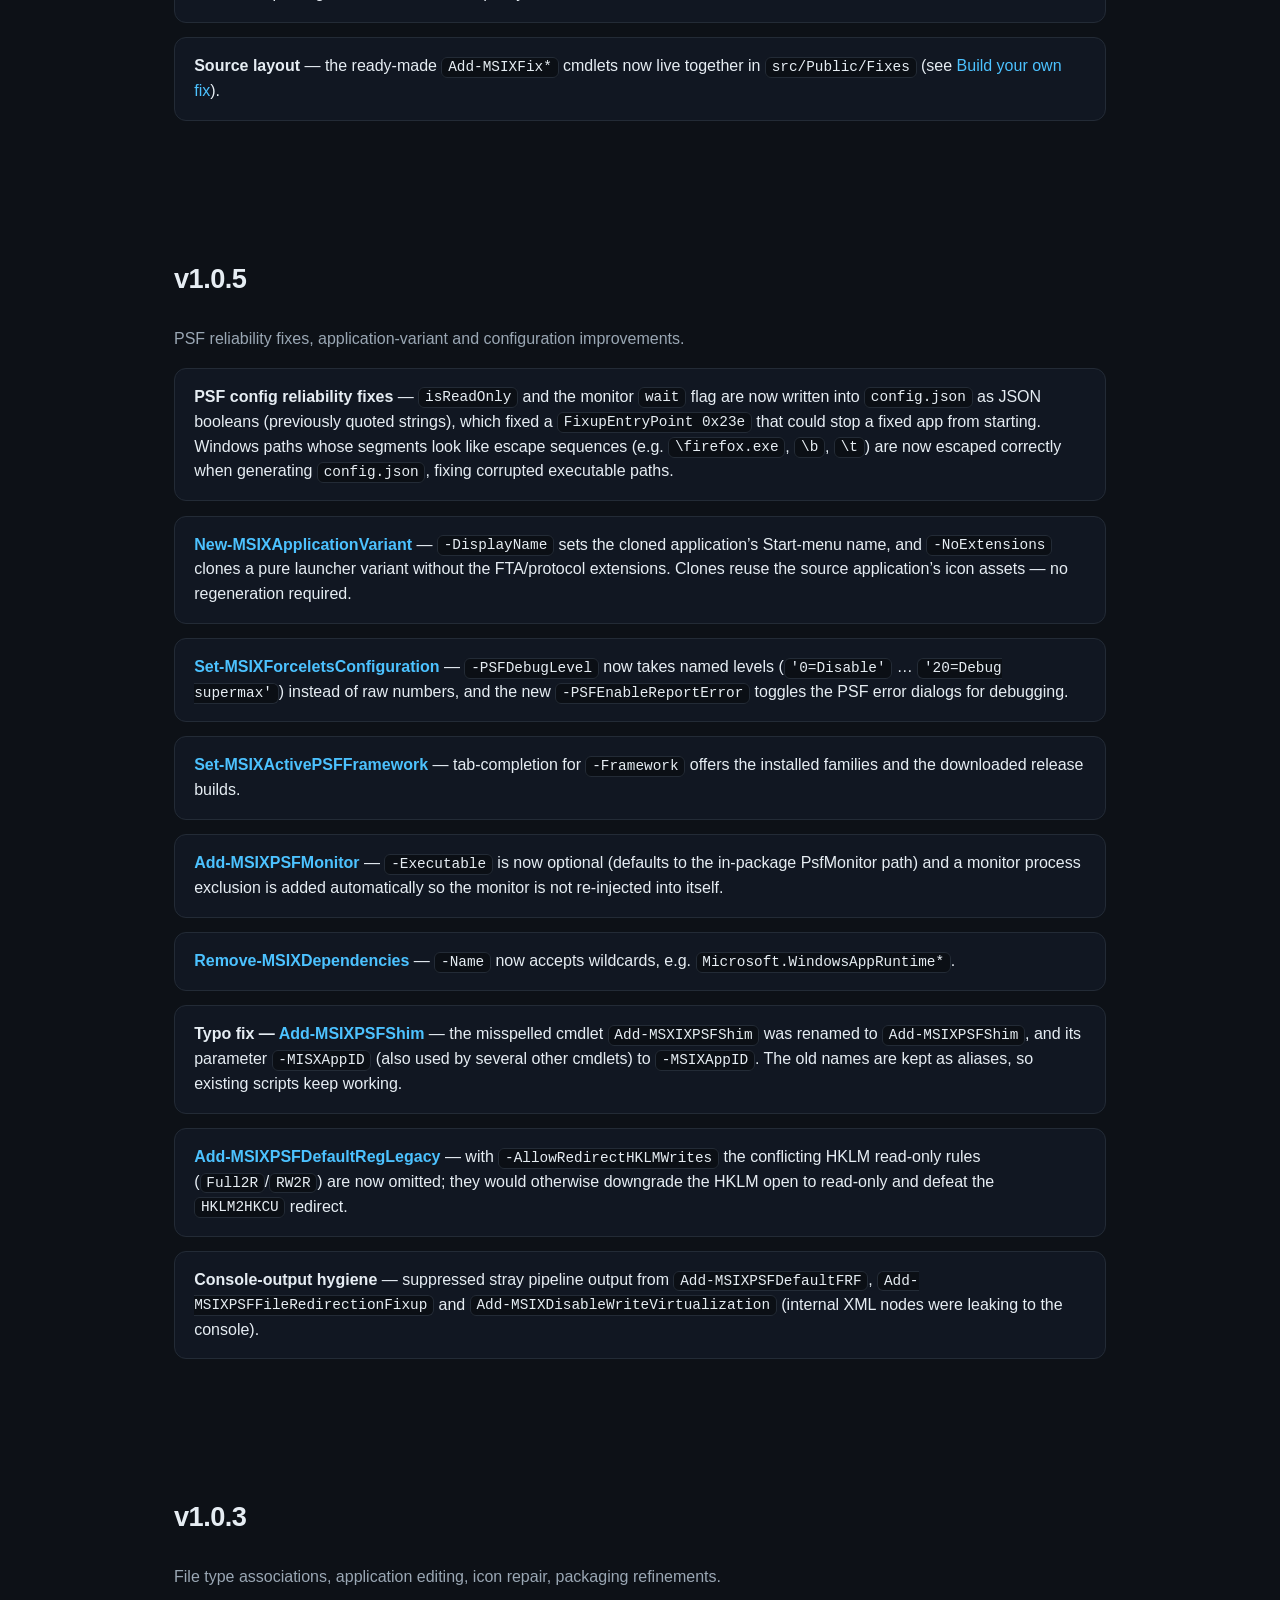
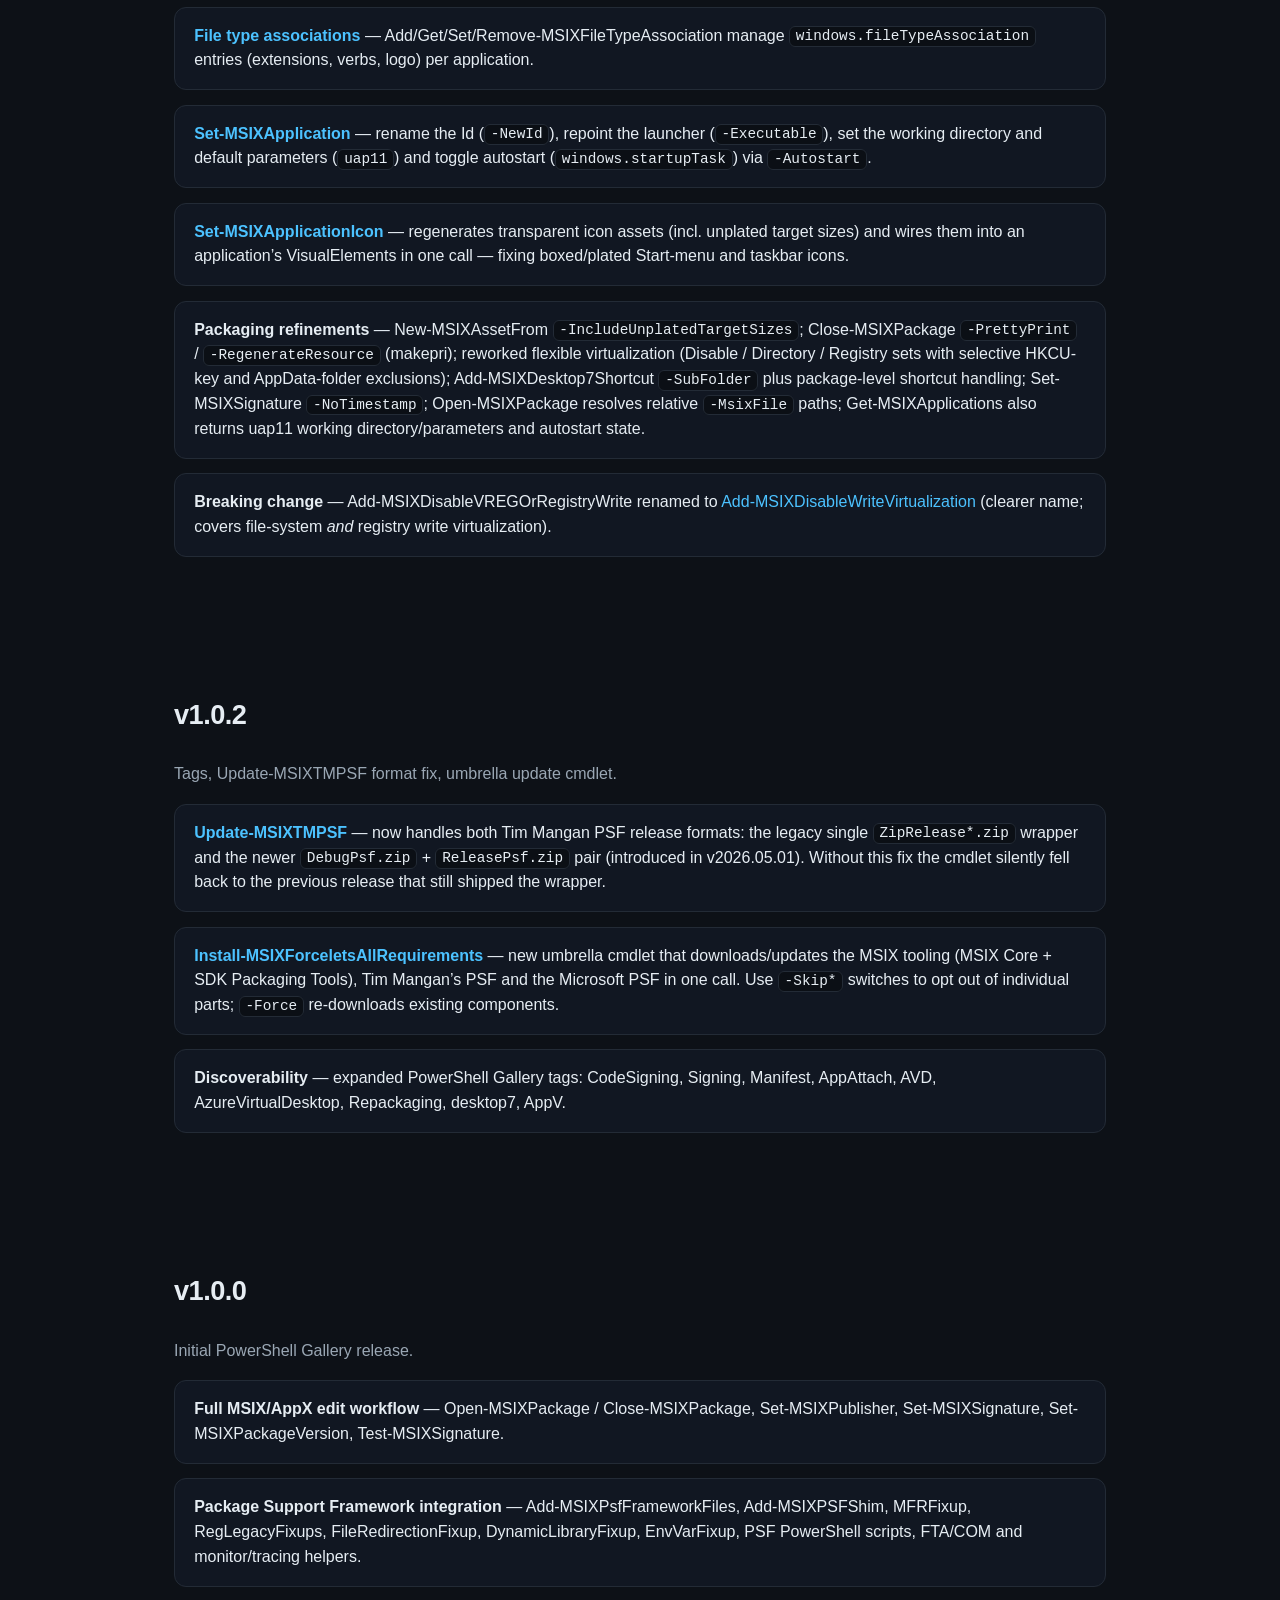
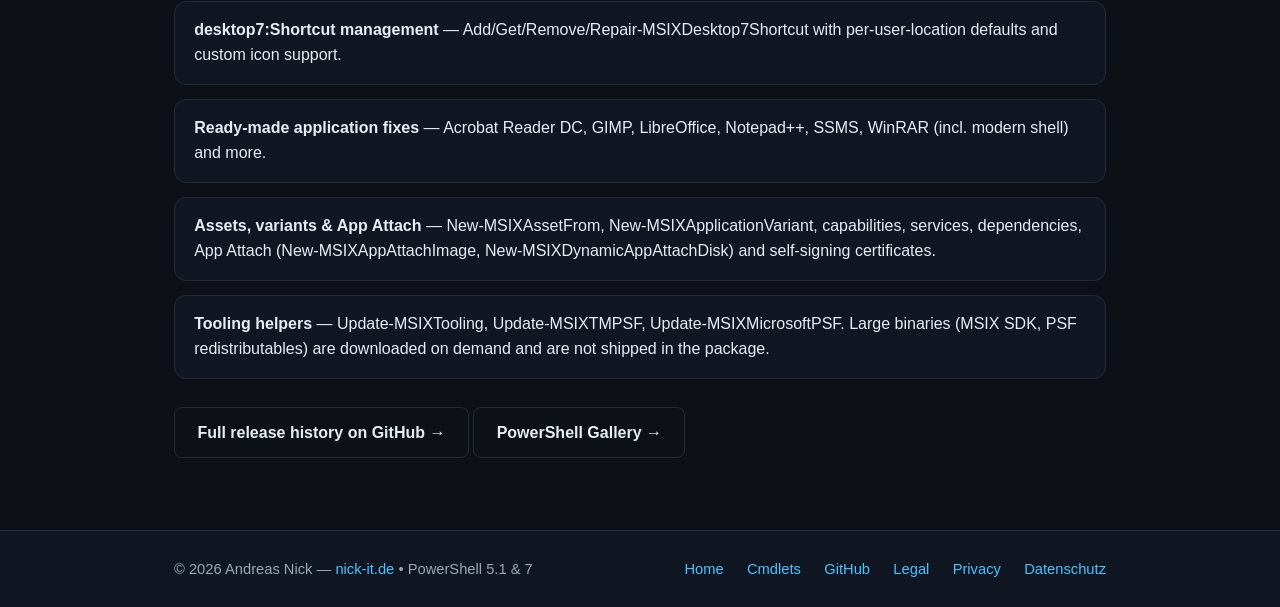
<file: web/changelog.html>
<!DOCTYPE html>
<html lang="en">
<head>
  <meta charset="utf-8">
  <meta name="viewport" content="width=device-width, initial-scale=1">
  <title>Changelog — MSIXForcelets</title>
  <meta name="description" content="Complete MSIXForcelets changelog since v1.0 — every release of the PowerShell MSIX packaging framework, from the initial PowerShell Gallery release through the latest version.">
  <meta name="keywords" content="MSIXForcelets, changelog, release notes, version history, MSIX, PowerShell, Package Support Framework, PSF">
  <meta name="author" content="Andreas Nick">
  <link rel="canonical" href="https://msixforcelets.nick-it.de/changelog.html">
  <meta name="theme-color" content="#0d1117">
  <meta property="og:type" content="website">
  <meta property="og:title" content="Changelog — MSIXForcelets">
  <meta property="og:description" content="Complete release history of MSIXForcelets since v1.0.">
  <meta property="og:url" content="https://msixforcelets.nick-it.de/changelog.html">
  <link rel="icon" type="image/x-icon" href="favicon.ico">
  <link rel="stylesheet" href="style.css">
</head>
<body>
  <header class="hero hero-slim">
    <nav class="nav">
      <a class="brand" href="index.html">MSIX<span class="accent">Forcelets</span></a>
      <div class="nav-links">
        <a href="quickstart.html">Quickstart</a>
        <a href="build-your-own-fix.html">Build a fix</a>
        <a href="cmdlets.html">Cmdlets</a>
        <a href="about.html">About</a>
        <a href="https://github.com/AndreasNick/MSIXForcelets">GitHub</a>
      </div>
    </nav>
    <div class="hero-content">
      <p class="eyebrow">Changelog</p>
      <h1>Release history since v1.0</h1>
      <p class="lead">Every MSIXForcelets release, newest first. Install or update from the
        <a href="https://www.powershellgallery.com/packages/MSIXForcelets">PowerShell Gallery</a>.</p>
    </div>
  </header>

  <main>
    <section class="section">
      <h2>v1.1.0 <span class="version-tag">latest</span></h2>
      <p class="muted">Package analysis, correct PSF <code>config.json</code> for special characters and
        environment variables, clearer messages when the tooling is missing.</p>
      <ul class="changelog">
        <li>
          <strong>Package analysis</strong> &mdash; the new
          <a href="cmdlets.html#find-msixpackageissue">Find-MSIXPackageIssue</a> analyses an expanded package
          (files, <code>AppxManifest.xml</code>, registry hives) without changing it and returns one object per
          likely problem, each with the Forcelets command that addresses it. With <code>-FixScriptPath</code> it
          writes a fix script: steps that can be applied automatically are active, everything that needs a
          decision is commented out. A known application gets its <code>Add-MSIXFix*</code> cmdlet instead of
          the generic steps.
        </li>
        <li>
          <strong>EnvVarFixup works</strong> &mdash; variables added with
          <a href="cmdlets.html#add-msixpsfenvvarfixup">Add-MSIXPSFEnvVarFixup</a> had no effect at runtime:
          the generated <code>config.json</code> used the key <code>envVariables</code>, the PSF reads
          <code>envVars</code> and needs <code>useregistry</code> on every entry. Both are written now; the new
          switch <code>-UseRegistry</code> sets <code>useregistry</code> to <code>true</code>.
        </li>
        <li>
          <strong>Quotes and special characters in PSF values</strong> &mdash; a double quote in a value, e.g.
          <a href="cmdlets.html#add-msixpsfshim">Add-MSIXPSFShim</a> <code>-Arguments '"%1"'</code>, made
          <a href="cmdlets.html#close-msixpackage">Close-MSIXPackage</a> fail with a JSON conversion error, and
          <code>&amp;</code>, <code>&lt;</code>, <code>&gt;</code> ended up as XML entities in
          <code>config.json</code>. <code>config.json.xml</code> now holds plain values and the JSON escaping
          happens in one place when the package is closed. Patterns and paths passed with JSON-style double
          backslashes (<code>'.*\\.txt'</code>) give the same result as before.
        </li>
        <li>
          <strong>Missing tooling is reported clearly</strong> &mdash; <code>Import-Module</code> raises a real
          warning when the tooling is incomplete (the banner alone is easily missed in logs and scheduled
          tasks), and <a href="cmdlets.html#open-msixpackage">Open-MSIXPackage</a> /
          <a href="cmdlets.html#close-msixpackage">Close-MSIXPackage</a> name the missing
          <code>makeappx.exe</code> and point to
          <a href="cmdlets.html#install-msixforceletsallrequirements">Install-MSIXForceletsAllRequirements</a>
          instead of failing with &ldquo;not recognized as the name of a cmdlet&rdquo;.
        </li>
        <li>
          <strong><a href="cmdlets.html#set-msixsignature">Set-MSIXSignature</a></strong> &mdash;
          <code>-Certumfix</code> is obsolete and has no effect any more; Certum tokens sign with the standard
          thumbprint path. Existing scripts that pass the switch keep working and get a warning.
        </li>
      </ul>
    </section>

    <section class="section">
      <h2>v1.0.7</h2>
      <p class="muted">Reliability fixes on top of v1.0.6 &mdash; and the first PowerShell Gallery release that
        contains the v1.0.6 changes.</p>
      <ul class="changelog">
        <li>
          <strong>PSF default selection on Windows PowerShell&nbsp;5.1</strong> &mdash; the module import and
          <a href="cmdlets.html#set-msixactivepsfframework">Set-MSIXActivePSFFramework</a>
          <code>-Framework TimManganPSF</code> now pick the newest release by version. The release folders use
          different tag formats (<code>2026-2-22</code>, <code>2026.05.01</code>); they were compared as text,
          and Windows PowerShell&nbsp;5.1 picked an older release than PowerShell&nbsp;7.
        </li>
        <li>
          <strong>Renamed</strong> <code>Get-MSIXVirtualRegistryKeysAndValues</code> (v1.0.6) to
          <a href="cmdlets.html#get-msixvirtualregistrykey">Get-MSIXVirtualRegistryKey</a>, in line with
          Set-/Remove-MSIXVirtualRegistryKey.
        </li>
        <li>
          <strong>Clean error stream</strong> &mdash; <code>Import-Module</code> no longer leaves entries in
          <code>$Error</code>, <a href="cmdlets.html#close-msixpackage">Close-MSIXPackage</a> removes the temporary
          folder including the hidden hive logs, and
          <a href="cmdlets.html#add-msixfixssms22">Add-MSIXFixSSMS22</a> no longer reports a
          <code>StopUpstreamCommandsException</code> on Windows PowerShell&nbsp;5.1.
        </li>
        <li>
          <strong>PowerShell Gallery tags</strong> &mdash; trimmed to the essentials: MSIX, AppX, PSF,
          PackageSupportFramework, Packaging, Repackaging.
        </li>
        <li>
          <strong>Cmdlet reference</strong> &mdash; lists exactly the exported cmdlets.
        </li>
        <li>
          <strong>VC++ runtime without installation</strong> &mdash; the PSF fixups need
          <code>msvcp140.dll</code> / <code>vcruntime140.dll</code> in the package, and Tim Mangan&rsquo;s PSF does
          not ship them. The new script <code>Tools\Export-VCRuntimeForPSF.ps1</code> collects them on a machine
          that has the VC++ Redistributable, in the PSF folder layout (<code>amd64\</code>, <code>win32\</code>), so a
          packaging machine does not need the redistributable installed.
        </li>
      </ul>
    </section>

    <section class="section">
      <h2>v1.0.6</h2>
      <p class="muted">Tooling survives module updates, public virtual-registry cmdlets, cleanup fixes.</p>
      <ul class="changelog">
        <li>
          <strong>Tooling survives <code>Update-Module</code></strong> &mdash; the downloaded tooling (PSF builds,
          Windows SDK packaging tools, MSIX Core) now lives in a <code>Tooling</code> folder in the module root,
          next to the version folders, instead of inside a version folder. The import banner points out tooling
          left behind by an older version, and the new
          <a href="cmdlets.html#copy-msixtooling">Copy-MSIXTooling</a> takes it over without downloading it
          again. See <a href="quickstart.html#tooling">Where the tooling lives</a>.
        </li>
        <li>
          <strong>Virtual registry cmdlets are public</strong> &mdash;
          <code>Get-MSIXVirtualRegistryKeysAndValues</code> (renamed to Get-MSIXVirtualRegistryKey in v1.0.7),
          <a href="cmdlets.html#set-msixvirtualregistrykey">Set-MSIXVirtualRegistryKey</a>,
          <a href="cmdlets.html#remove-msixvirtualregistrykey">Remove-MSIXVirtualRegistryKey</a> and
          <a href="cmdlets.html#remove-msixvirtualregistryvalue">Remove-MSIXVirtualRegistryValue</a> read and
          write the package hives (<code>User.dat</code> = HKCU, <code>Registry.dat</code> = HKLM) directly, so
          app defaults can be set in your own scripts without writing an <code>Add-MSIXFix*</code> cmdlet.
          The cmdlets were reworked on the way: a value larger than 4&nbsp;KB no longer hangs the reader in an
          endless loop, DWord/QWord/Binary data comes back as numbers and bytes instead of garbled text, all
          common value types (String, ExpandString, MultiString, DWord, QWord, Binary) are written correctly,
          removals are idempotent, <code>-WhatIf</code> is supported, and errors name the Win32 cause.
          Writing to the hives of a real package needs an elevated PowerShell.
        </li>
        <li>
          <strong><a href="cmdlets.html#invoke-msixcleanup">Invoke-MSIXCleanup</a></strong> &mdash; on Windows
          PowerShell&nbsp;5.1 the <code>.pdb</code>/<code>.tmp</code>/<code>.log</code> cleanup also matched
          8.3 short names and could delete unrelated files (e.g. <code>X.Logic</code> &rarr;
          <code>X4FD2~1.LOG</code>); only real extensions match now. Removing empty folders no longer loops
          endlessly with <code>-WhatIf</code> or when a folder cannot be deleted.
        </li>
        <li>
          <strong>New fix: <a href="cmdlets.html#add-msixfixsumatrapdf">Add-MSIXFixSumatraPDF</a></strong>
          &mdash; excludes <code>%LOCALAPPDATA%\SumatraPDF</code> from write virtualization, so
          <code>SumatraPDF-settings.txt</code> lives in the real LocalAppData and the external editor opened via
          &ldquo;Advanced Options&rdquo; finds it (Windows&nbsp;10 build 20348+ / Windows&nbsp;11).
        </li>
        <li>
          <strong>New fix: <a href="cmdlets.html#add-msixfixssms22">Add-MSIXFixSSMS22</a></strong> &mdash; fixes
          &ldquo;Error opening the connection dialog &ndash; Element not found (0x80070490)&rdquo; in SSMS 21/22
          packages by recreating the Visual Studio setup instance (<code>state.json</code>) the connection dialog
          looks up. It also drops the packaging machine&rsquo;s NGEN images, the VS Installer payload, the captured
          account stores, the captured services (VS Installer elevation and diagnostics collector; keep them with
          <code>-NotRemoveServices</code>), the unused WindowsAppRuntime dependency and the .NETFramework machine keys,
          and removes the Visual Studio Installer app and its Start menu entry.
        </li>
        <li>
          <strong><a href="cmdlets.html#close-msixpackage">Close-MSIXPackage</a></strong> &mdash; the
          &ldquo;No config.json.xml found&rdquo; warning now only appears when the package contains PSF launchers;
          packages without PSF close quietly.
        </li>
        <li>
          <strong>Source layout</strong> &mdash; the ready-made <code>Add-MSIXFix*</code> cmdlets now live
          together in <code>src/Public/Fixes</code> (see <a href="build-your-own-fix.html">Build your own fix</a>).
        </li>
      </ul>
    </section>

    <section class="section">
      <h2>v1.0.5</h2>
      <p class="muted">PSF reliability fixes, application-variant and configuration improvements.</p>
      <ul class="changelog">
        <li>
          <strong>PSF config reliability fixes</strong> &mdash; <code>isReadOnly</code> and the monitor
          <code>wait</code> flag are now written into <code>config.json</code> as JSON booleans (previously
          quoted strings), which fixed a <code>FixupEntryPoint 0x23e</code> that could stop a fixed app from
          starting. Windows paths whose segments look like escape sequences (e.g. <code>\firefox.exe</code>,
          <code>\b</code>, <code>\t</code>) are now escaped correctly when generating <code>config.json</code>,
          fixing corrupted executable paths.
        </li>
        <li>
          <strong><a href="cmdlets.html#new-msixapplicationvariant">New-MSIXApplicationVariant</a></strong>
          &mdash; <code>-DisplayName</code> sets the cloned application&rsquo;s Start-menu name, and
          <code>-NoExtensions</code> clones a pure launcher variant without the FTA/protocol extensions.
          Clones reuse the source application&rsquo;s icon assets &mdash; no regeneration required.
        </li>
        <li>
          <strong><a href="cmdlets.html#set-msixforceletsconfiguration">Set-MSIXForceletsConfiguration</a></strong>
          &mdash; <code>-PSFDebugLevel</code> now takes named levels (<code>'0=Disable'</code> &hellip;
          <code>'20=Debug supermax'</code>) instead of raw numbers, and the new
          <code>-PSFEnableReportError</code> toggles the PSF error dialogs for debugging.
        </li>
        <li>
          <strong><a href="cmdlets.html#set-msixactivepsfframework">Set-MSIXActivePSFFramework</a></strong>
          &mdash; tab-completion for <code>-Framework</code> offers the installed families and the
          downloaded release builds.
        </li>
        <li>
          <strong><a href="cmdlets.html#add-msixpsfmonitor">Add-MSIXPSFMonitor</a></strong>
          &mdash; <code>-Executable</code> is now optional (defaults to the in-package PsfMonitor path)
          and a monitor process exclusion is added automatically so the monitor is not re-injected into itself.
        </li>
        <li>
          <strong><a href="cmdlets.html#remove-msixdependencies">Remove-MSIXDependencies</a></strong>
          &mdash; <code>-Name</code> now accepts wildcards, e.g. <code>Microsoft.WindowsAppRuntime*</code>.
        </li>
        <li>
          <strong>Typo fix &mdash; <a href="cmdlets.html#add-msixpsfshim">Add-MSIXPSFShim</a></strong>
          &mdash; the misspelled cmdlet <code>Add-MSXIXPSFShim</code> was renamed to
          <code>Add-MSIXPSFShim</code>, and its parameter <code>-MISXAppID</code> (also used by several other
          cmdlets) to <code>-MSIXAppID</code>. The old names are kept as aliases, so existing scripts keep working.
        </li>
        <li>
          <strong><a href="cmdlets.html#add-msixpsfdefaultreglegacy">Add-MSIXPSFDefaultRegLegacy</a></strong>
          &mdash; with <code>-AllowRedirectHKLMWrites</code> the conflicting HKLM read-only rules
          (<code>Full2R</code>/<code>RW2R</code>) are now omitted; they would otherwise downgrade the HKLM
          open to read-only and defeat the <code>HKLM2HKCU</code> redirect.
        </li>
        <li>
          <strong>Console-output hygiene</strong> &mdash; suppressed stray pipeline output from
          <code>Add-MSIXPSFDefaultFRF</code>, <code>Add-MSIXPSFFileRedirectionFixup</code> and
          <code>Add-MSIXDisableWriteVirtualization</code> (internal XML nodes were leaking to the console).
        </li>
      </ul>
    </section>

    <section class="section">
      <h2>v1.0.3</h2>
      <p class="muted">File type associations, application editing, icon repair, packaging refinements.</p>
      <ul class="changelog">
        <li>
          <strong><a href="cmdlets.html#add-msixfiletypeassociation">File type associations</a></strong>
          &mdash; Add/Get/Set/Remove-MSIXFileTypeAssociation manage <code>windows.fileTypeAssociation</code>
          entries (extensions, verbs, logo) per application.
        </li>
        <li>
          <strong><a href="cmdlets.html#set-msixapplication">Set-MSIXApplication</a></strong>
          &mdash; rename the Id (<code>-NewId</code>), repoint the launcher (<code>-Executable</code>), set the
          working directory and default parameters (<code>uap11</code>) and toggle autostart
          (<code>windows.startupTask</code>) via <code>-Autostart</code>.
        </li>
        <li>
          <strong><a href="cmdlets.html#set-msixapplicationicon">Set-MSIXApplicationIcon</a></strong>
          &mdash; regenerates transparent icon assets (incl. unplated target sizes) and wires them into an
          application&rsquo;s VisualElements in one call &mdash; fixing boxed/plated Start-menu and taskbar icons.
        </li>
        <li>
          <strong>Packaging refinements</strong> &mdash; New-MSIXAssetFrom
          <code>-IncludeUnplatedTargetSizes</code>; Close-MSIXPackage <code>-PrettyPrint</code> /
          <code>-RegenerateResource</code> (makepri); reworked flexible virtualization (Disable / Directory /
          Registry sets with selective HKCU-key and AppData-folder exclusions); Add-MSIXDesktop7Shortcut
          <code>-SubFolder</code> plus package-level shortcut handling; Set-MSIXSignature
          <code>-NoTimestamp</code>; Open-MSIXPackage resolves relative <code>-MsixFile</code> paths;
          Get-MSIXApplications also returns uap11 working directory/parameters and autostart state.
        </li>
        <li>
          <strong>Breaking change</strong> &mdash; Add-MSIXDisableVREGOrRegistryWrite renamed to
          <a href="cmdlets.html#add-msixdisablewritevirtualization">Add-MSIXDisableWriteVirtualization</a>
          (clearer name; covers file-system <em>and</em> registry write virtualization).
        </li>
      </ul>
    </section>

    <section class="section">
      <h2>v1.0.2</h2>
      <p class="muted">Tags, Update-MSIXTMPSF format fix, umbrella update cmdlet.</p>
      <ul class="changelog">
        <li>
          <strong><a href="cmdlets.html#update-msixtmpsf">Update-MSIXTMPSF</a></strong>
          &mdash; now handles both Tim Mangan PSF release formats: the legacy single
          <code>ZipRelease*.zip</code> wrapper and the newer <code>DebugPsf.zip</code> +
          <code>ReleasePsf.zip</code> pair (introduced in v2026.05.01). Without this fix the cmdlet
          silently fell back to the previous release that still shipped the wrapper.
        </li>
        <li>
          <strong><a href="cmdlets.html#install-msixforceletsallrequirements">Install-MSIXForceletsAllRequirements</a></strong>
          &mdash; new umbrella cmdlet that downloads/updates the MSIX tooling (MSIX Core + SDK Packaging
          Tools), Tim Mangan&rsquo;s PSF and the Microsoft PSF in one call. Use <code>-Skip*</code> switches to
          opt out of individual parts; <code>-Force</code> re-downloads existing components.
        </li>
        <li>
          <strong>Discoverability</strong> &mdash; expanded PowerShell Gallery tags: CodeSigning, Signing,
          Manifest, AppAttach, AVD, AzureVirtualDesktop, Repackaging, desktop7, AppV.
        </li>
      </ul>
    </section>

    <section class="section">
      <h2>v1.0.0</h2>
      <p class="muted">Initial PowerShell Gallery release.</p>
      <ul class="changelog">
        <li>
          <strong>Full MSIX/AppX edit workflow</strong> &mdash; Open-MSIXPackage / Close-MSIXPackage,
          Set-MSIXPublisher, Set-MSIXSignature, Set-MSIXPackageVersion, Test-MSIXSignature.
        </li>
        <li>
          <strong>Package Support Framework integration</strong> &mdash; Add-MSIXPsfFrameworkFiles,
          Add-MSIXPSFShim, MFRFixup, RegLegacyFixups, FileRedirectionFixup, DynamicLibraryFixup,
          EnvVarFixup, PSF PowerShell scripts, FTA/COM and monitor/tracing helpers.
        </li>
        <li>
          <strong>desktop7:Shortcut management</strong> &mdash; Add/Get/Remove/Repair-MSIXDesktop7Shortcut
          with per-user-location defaults and custom icon support.
        </li>
        <li>
          <strong>Ready-made application fixes</strong> &mdash; Acrobat Reader DC, GIMP, LibreOffice,
          Notepad++, SSMS, WinRAR (incl. modern shell) and more.
        </li>
        <li>
          <strong>Assets, variants &amp; App Attach</strong> &mdash; New-MSIXAssetFrom,
          New-MSIXApplicationVariant, capabilities, services, dependencies, App Attach
          (New-MSIXAppAttachImage, New-MSIXDynamicAppAttachDisk) and self-signing certificates.
        </li>
        <li>
          <strong>Tooling helpers</strong> &mdash; Update-MSIXTooling, Update-MSIXTMPSF,
          Update-MSIXMicrosoftPSF. Large binaries (MSIX SDK, PSF redistributables) are downloaded on
          demand and are not shipped in the package.
        </li>
      </ul>
      <p class="more">
        <a class="btn btn-ghost" href="https://github.com/AndreasNick/MSIXForcelets/releases">Full release history on GitHub &rarr;</a>
        <a class="btn btn-ghost" href="https://www.powershellgallery.com/packages/MSIXForcelets">PowerShell Gallery &rarr;</a>
      </p>
    </section>
  </main>

  <footer class="footer">
    <div class="footer-inner">
      <span>&copy; 2026 Andreas Nick &mdash; <a href="https://www.nick-it.de">nick-it.de</a> &bull; PowerShell 5.1 &amp; 7</span>
      <span class="footer-links">
        <a href="index.html">Home</a>
        <a href="cmdlets.html">Cmdlets</a>
        <a href="https://github.com/AndreasNick/MSIXForcelets">GitHub</a>
        <a href="legal.html">Legal</a>
        <a href="privacy.html">Privacy</a>
        <a href="datenschutz.html">Datenschutz</a>
      </span>
    </div>
  </footer>
  <script defer src="consent.js"></script>
</body>
</html>
</file>
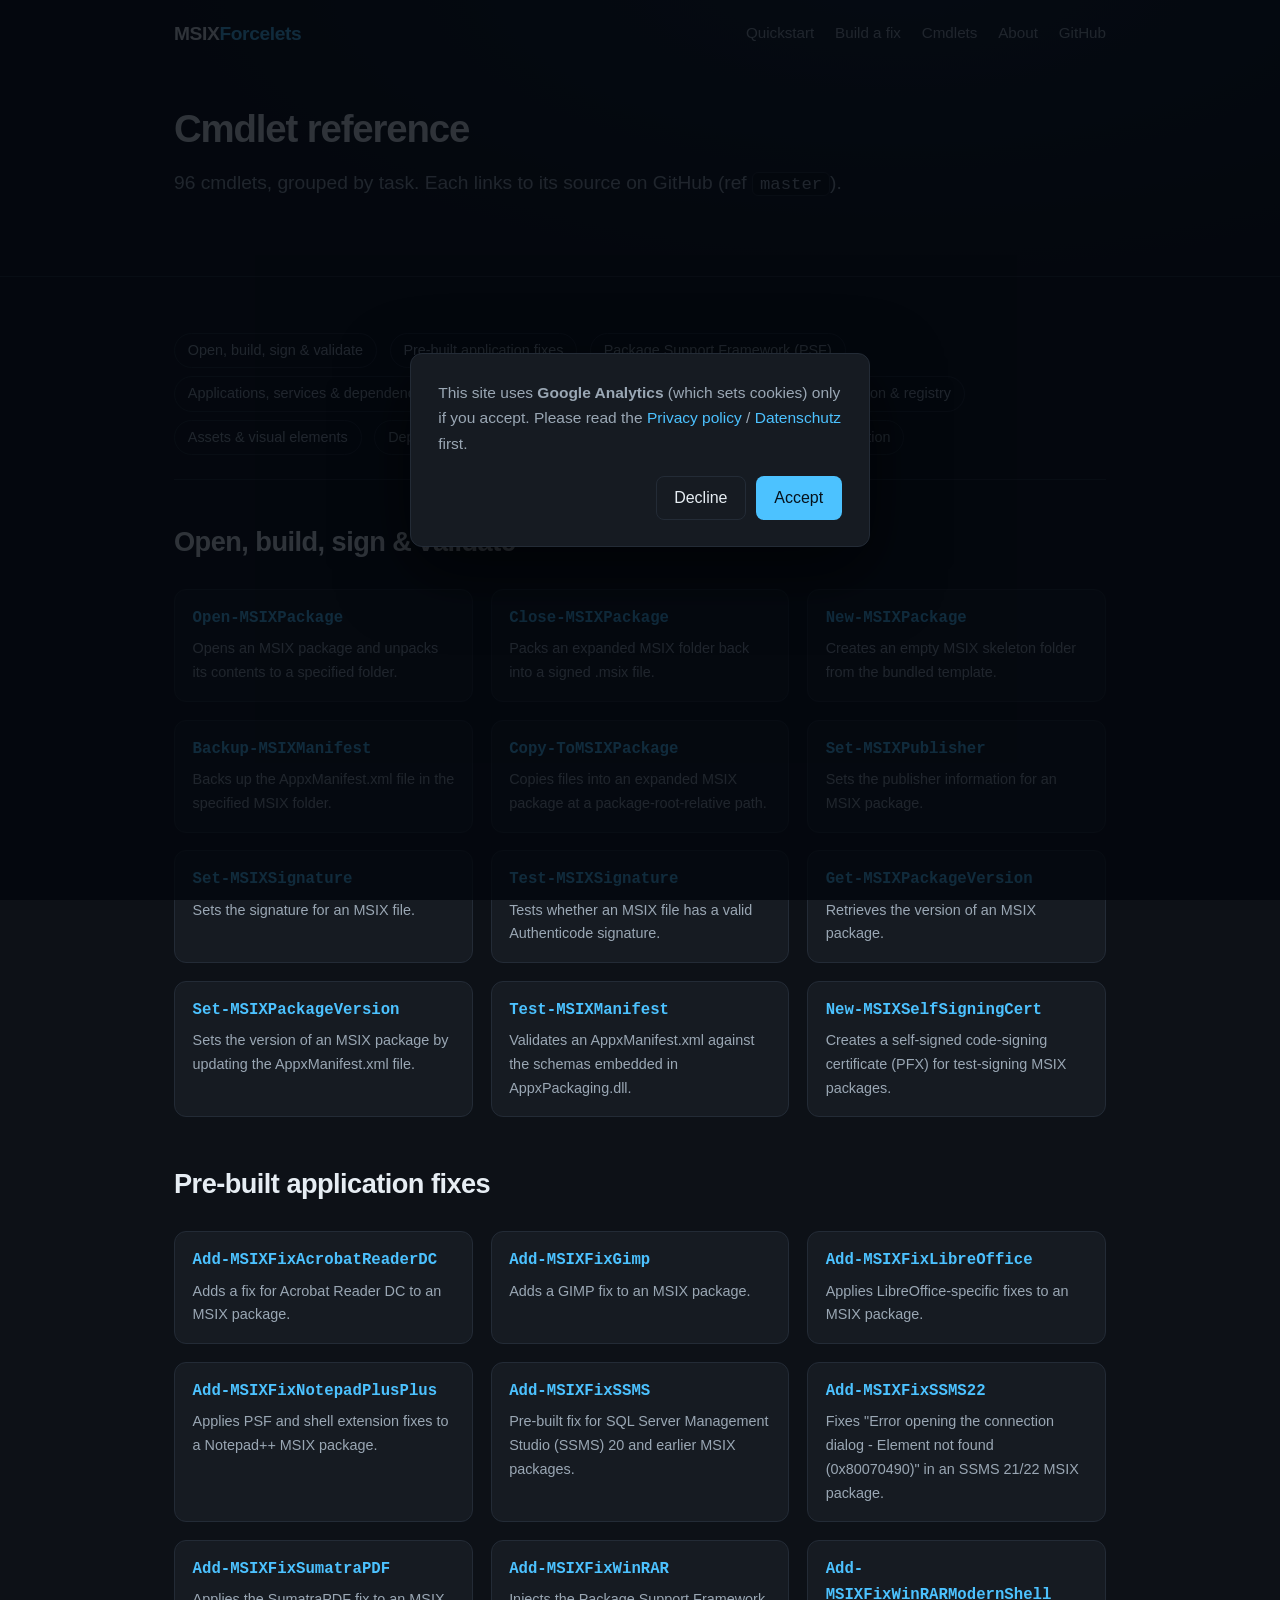
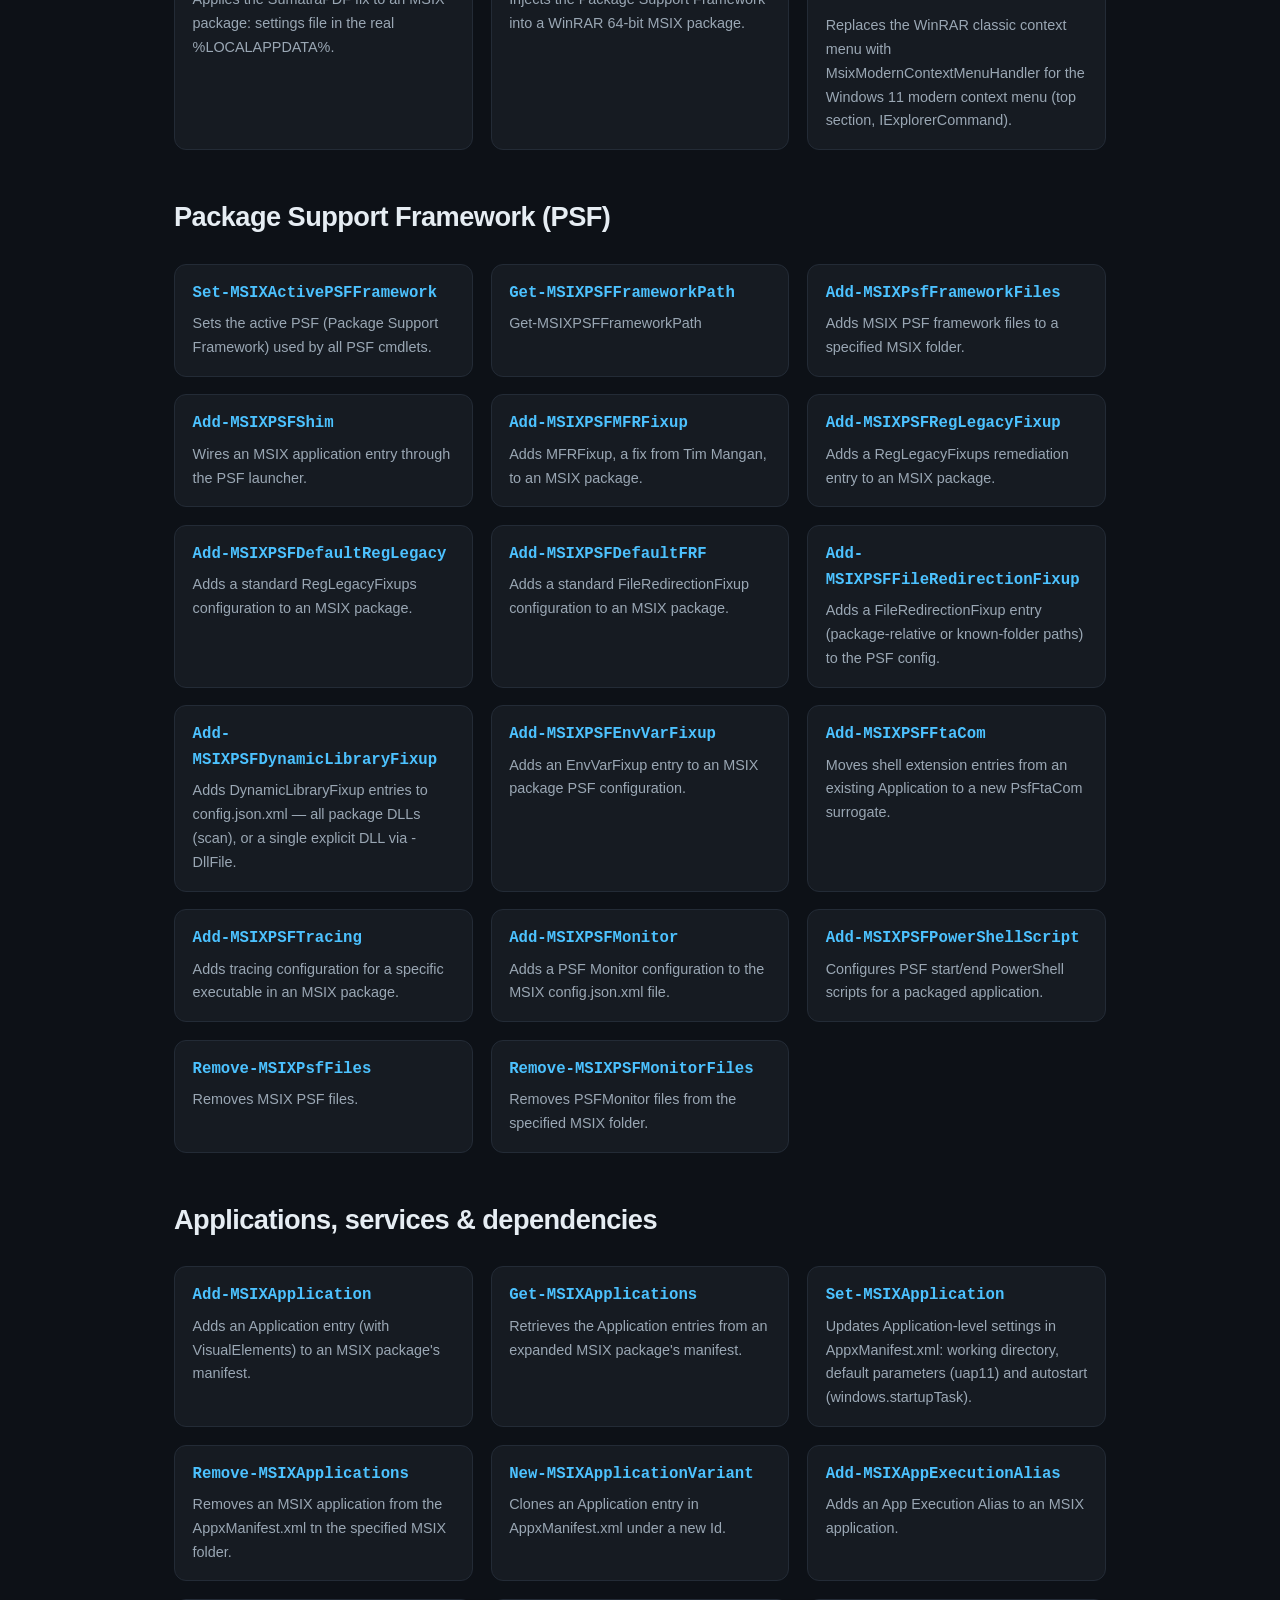
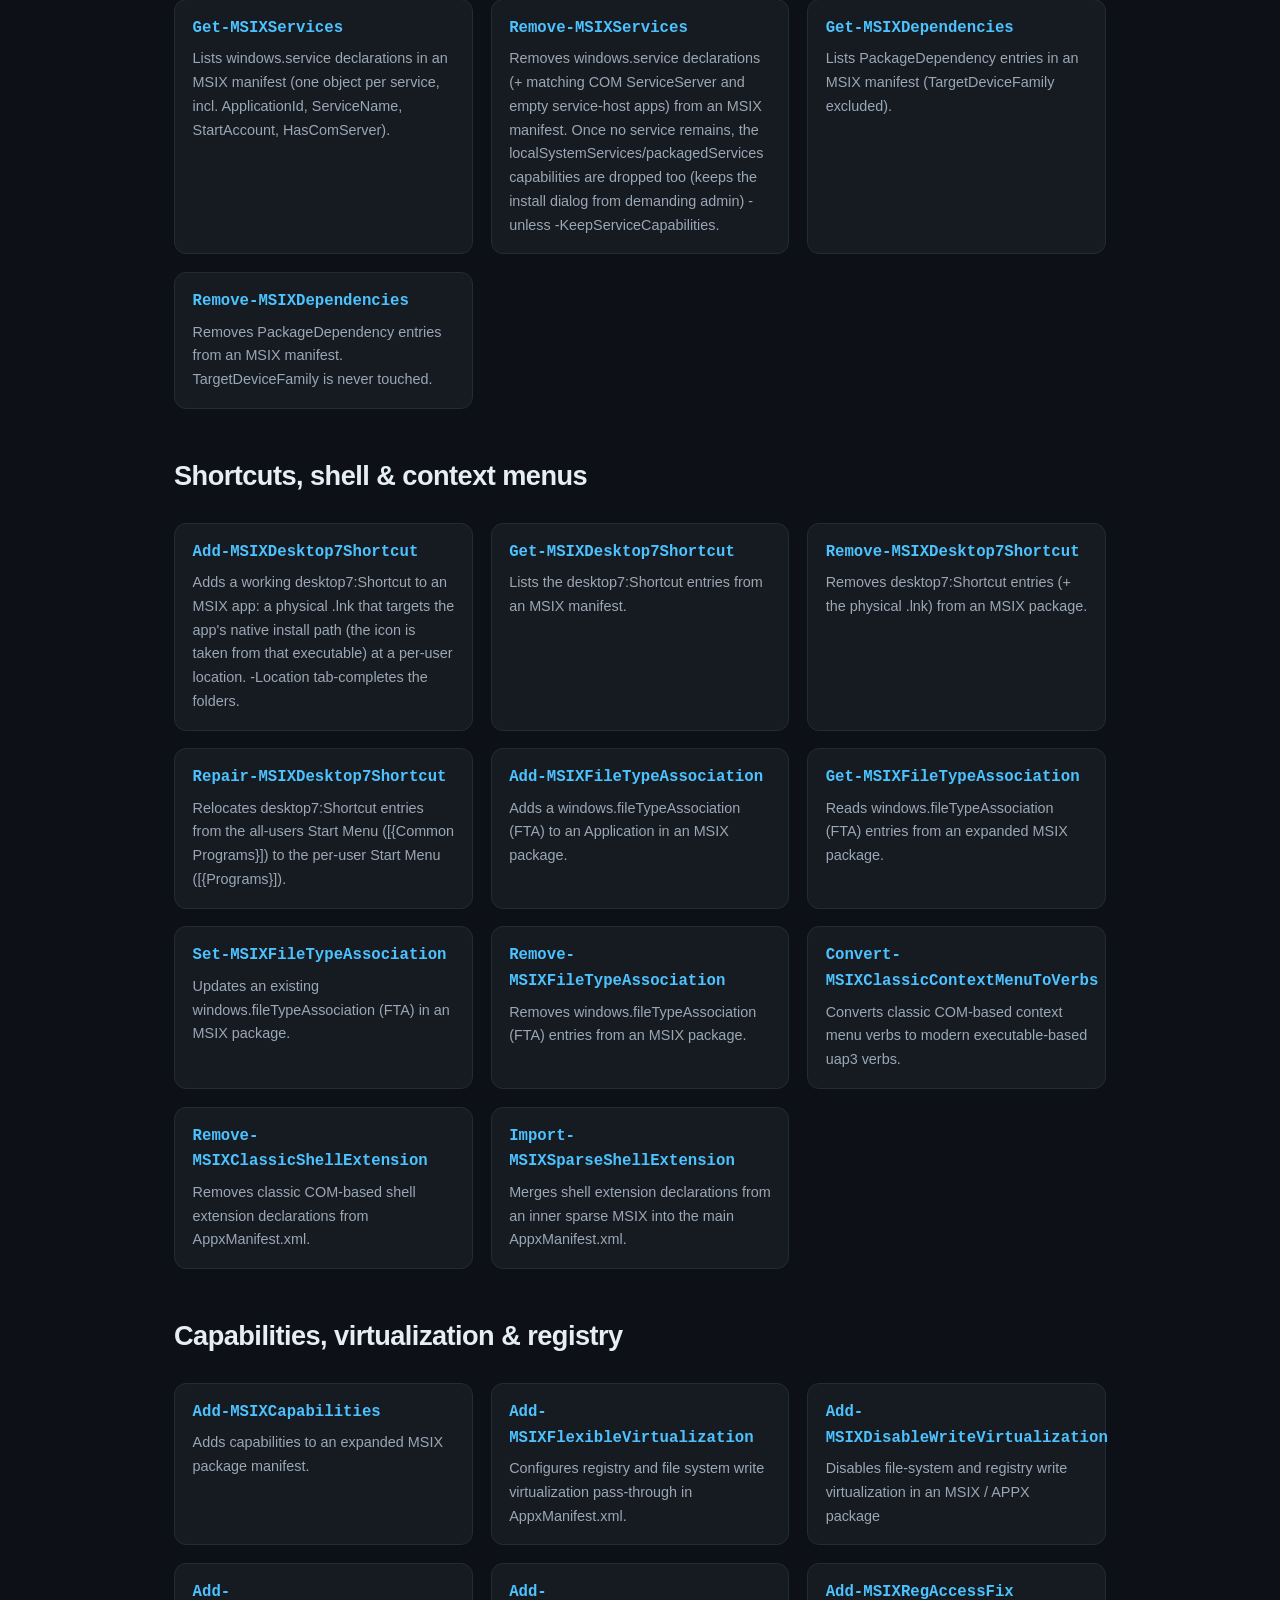
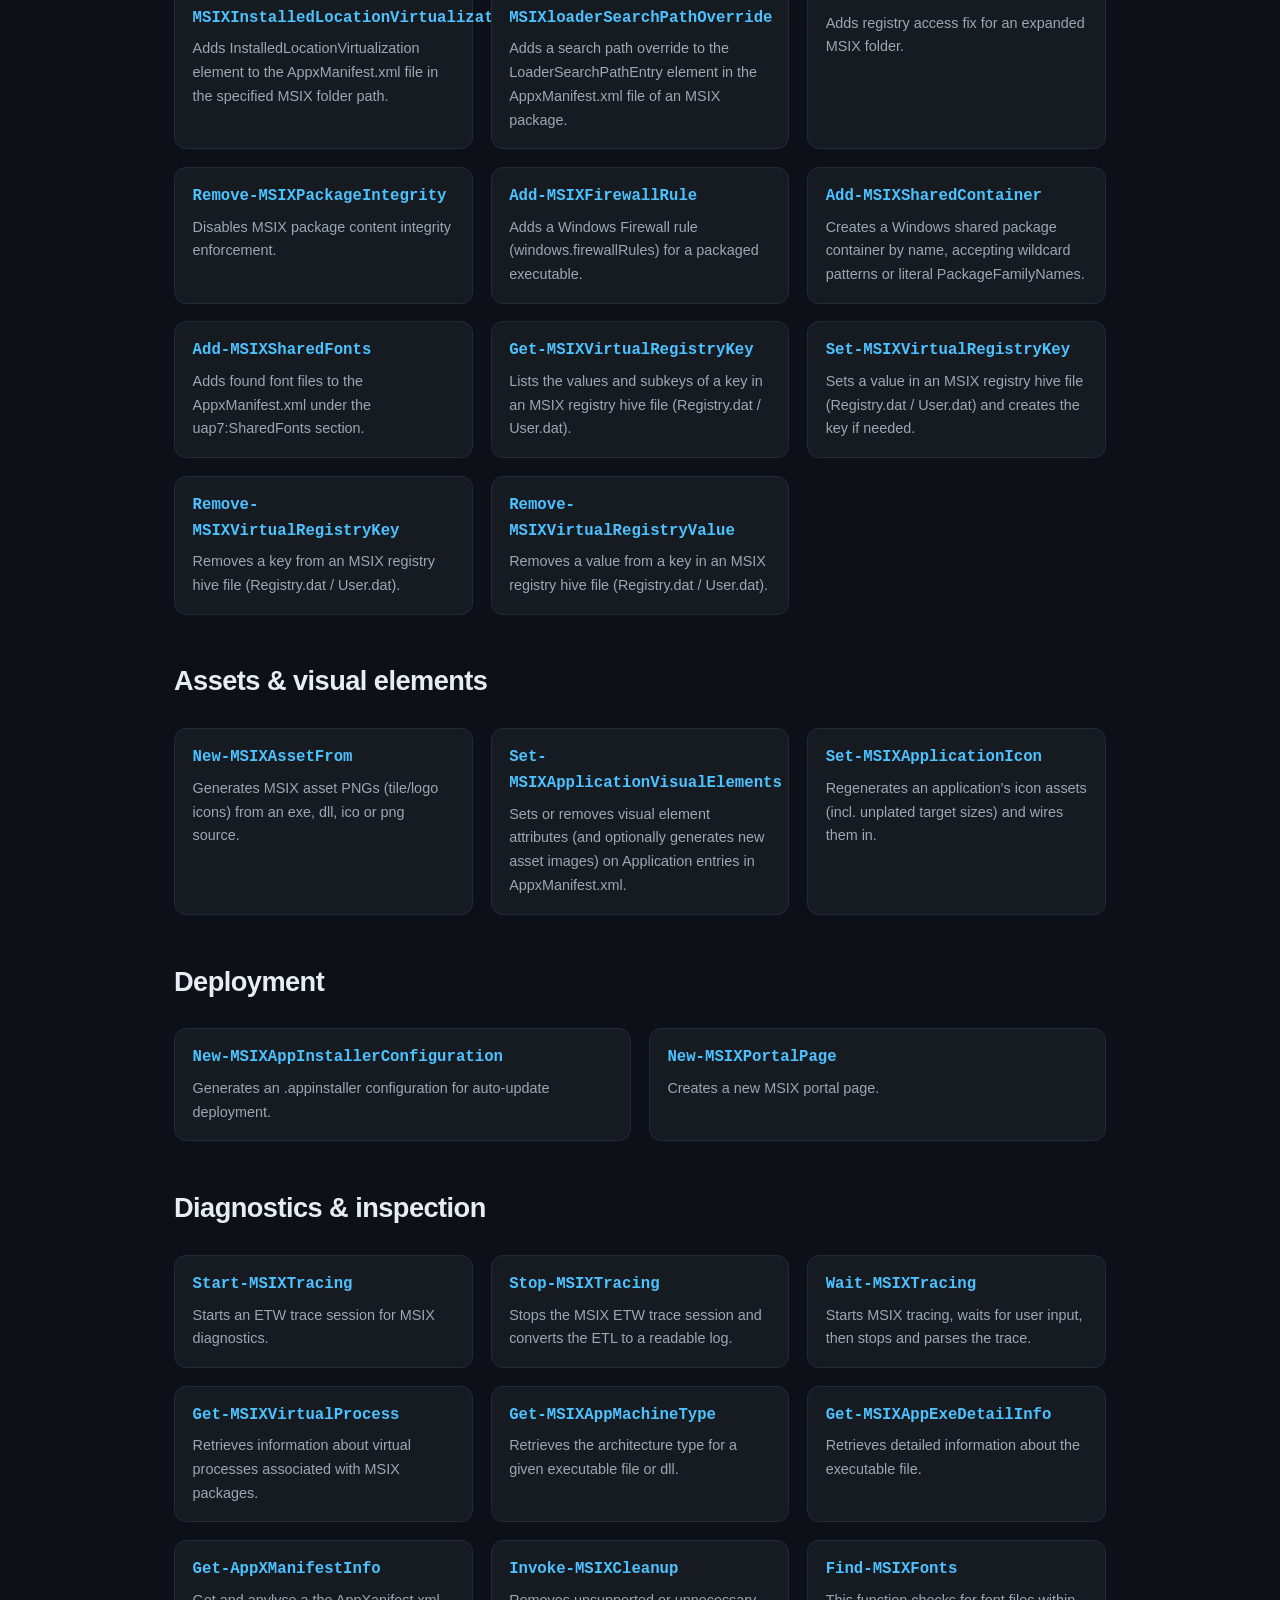
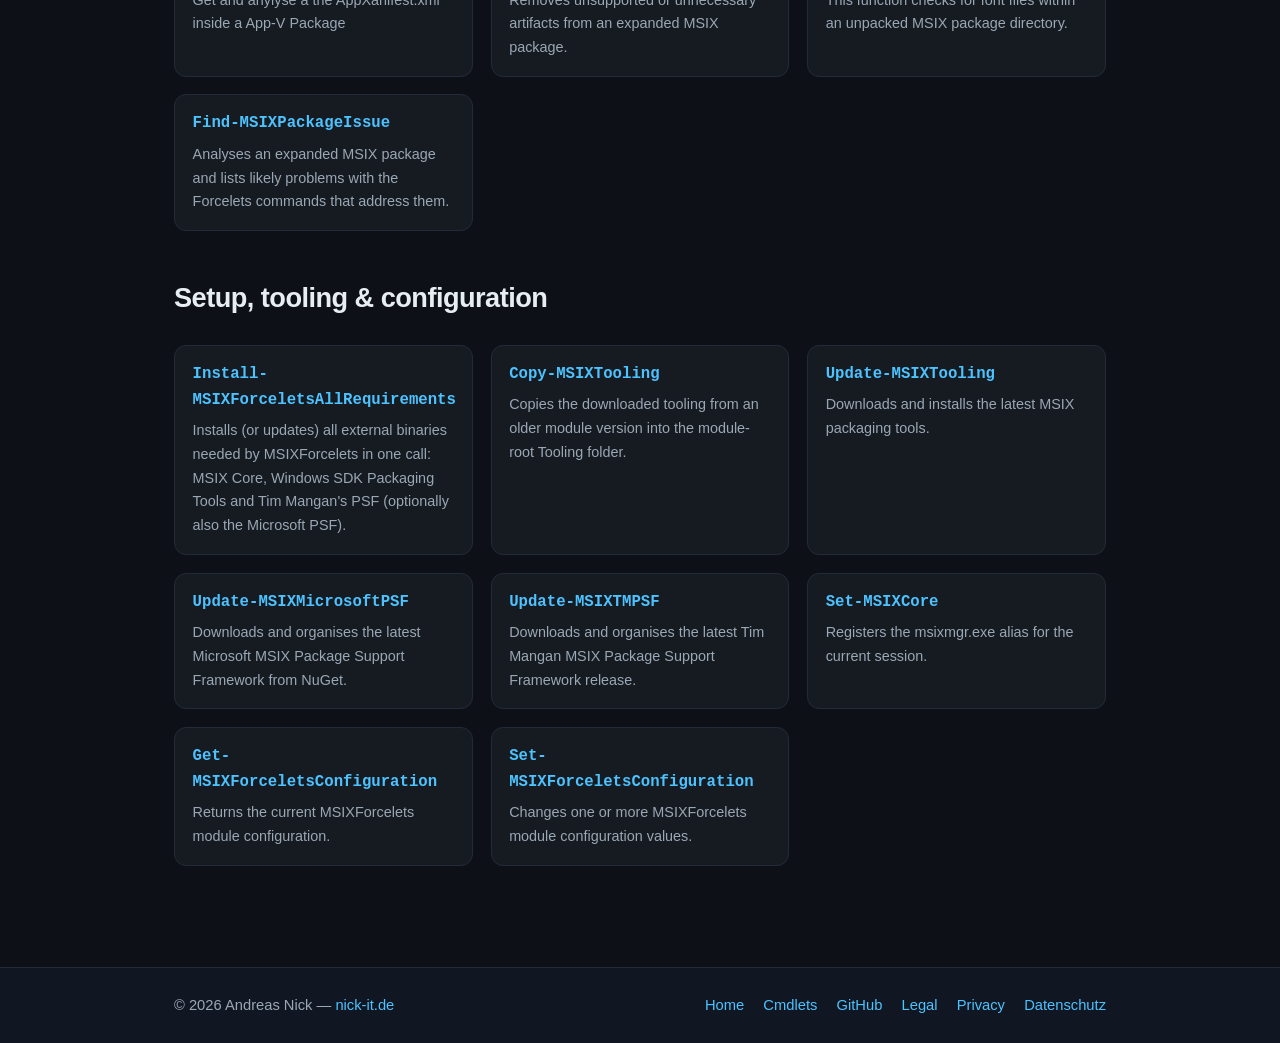
<file: web/cmdlets.html>
<!DOCTYPE html>
<html lang="en">
<head>
  <meta charset="utf-8">
  <meta name="viewport" content="width=device-width, initial-scale=1">
  <title>Cmdlet reference - MSIXForcelets (96 cmdlets)</title>
  <meta name="description" content="Complete cmdlet reference for MSIXForcelets: open, repack, sign and fix MSIX packages, Package Support Framework, desktop7 shortcuts, virtual registry, capabilities and pre-built application fixes.">
  <link rel="canonical" href="https://msixforcelets.nick-it.de/cmdlets.html">
  <meta name="theme-color" content="#0d1117">
  <link rel="icon" type="image/x-icon" href="favicon.ico">
  <link rel="stylesheet" href="style.css">
</head>
<body>
  <header class="hero hero-slim">
    <nav class="nav"><a class="brand" href="index.html">MSIX<span class="accent">Forcelets</span></a>
      <div class="nav-links"><a href="quickstart.html">Quickstart</a><a href="build-your-own-fix.html">Build a fix</a><a href="cmdlets.html">Cmdlets</a><a href="about.html">About</a><a href="https://github.com/AndreasNick/MSIXForcelets">GitHub</a></div></nav>
    <div class="hero-content"><h1>Cmdlet reference</h1>
    <p class="lead">96 cmdlets, grouped by task. Each links to its source on GitHub (ref <code>master</code>).</p></div>
  </header>
  <main class="section">
  <nav class="toc">
    <a href="#open-build-sign-validate">Open, build, sign &amp; validate</a>
    <a href="#pre-built-application-fixes">Pre-built application fixes</a>
    <a href="#package-support-framework-psf">Package Support Framework (PSF)</a>
    <a href="#applications-services-dependencies">Applications, services &amp; dependencies</a>
    <a href="#shortcuts-shell-context-menus">Shortcuts, shell &amp; context menus</a>
    <a href="#capabilities-virtualization-registry">Capabilities, virtualization &amp; registry</a>
    <a href="#assets-visual-elements">Assets &amp; visual elements</a>
    <a href="#deployment">Deployment</a>
    <a href="#diagnostics-inspection">Diagnostics &amp; inspection</a>
    <a href="#setup-tooling-configuration">Setup, tooling &amp; configuration</a>
  </nav>
  <section class="cat"><h2 id="open-build-sign-validate">Open, build, sign &amp; validate</h2><div class="grid">
    <article class="card cmd" id="open-msixpackage">
      <h3><a href="https://github.com/AndreasNick/MSIXForcelets/blob/master/src/Public/Open-MSIXPackage.ps1" title="View source on GitHub">Open-MSIXPackage</a></h3>
      <p>Opens an MSIX package and unpacks its contents to a specified folder.</p></article>
    <article class="card cmd" id="close-msixpackage">
      <h3><a href="https://github.com/AndreasNick/MSIXForcelets/blob/master/src/Public/Close-MSIXPackage.ps1" title="View source on GitHub">Close-MSIXPackage</a></h3>
      <p>Packs an expanded MSIX folder back into a signed .msix file.</p></article>
    <article class="card cmd" id="new-msixpackage">
      <h3><a href="https://github.com/AndreasNick/MSIXForcelets/blob/master/src/Public/New-MSIXPackage.ps1" title="View source on GitHub">New-MSIXPackage</a></h3>
      <p>Creates an empty MSIX skeleton folder from the bundled template.</p></article>
    <article class="card cmd" id="backup-msixmanifest">
      <h3><a href="https://github.com/AndreasNick/MSIXForcelets/blob/master/src/Public/Backup-MSIXManifest.ps1" title="View source on GitHub">Backup-MSIXManifest</a></h3>
      <p>Backs up the AppxManifest.xml file in the specified MSIX folder.</p></article>
    <article class="card cmd" id="copy-tomsixpackage">
      <h3><a href="https://github.com/AndreasNick/MSIXForcelets/blob/master/src/Public/Copy-ToMSIXPackage.ps1" title="View source on GitHub">Copy-ToMSIXPackage</a></h3>
      <p>Copies files into an expanded MSIX package at a package-root-relative path.</p></article>
    <article class="card cmd" id="set-msixpublisher">
      <h3><a href="https://github.com/AndreasNick/MSIXForcelets/blob/master/src/Public/Set-MSIXPublisher.ps1" title="View source on GitHub">Set-MSIXPublisher</a></h3>
      <p>Sets the publisher information for an MSIX package.</p></article>
    <article class="card cmd" id="set-msixsignature">
      <h3><a href="https://github.com/AndreasNick/MSIXForcelets/blob/master/src/Public/Set-MSIXSignature.ps1" title="View source on GitHub">Set-MSIXSignature</a></h3>
      <p>Sets the signature for an MSIX file.</p></article>
    <article class="card cmd" id="test-msixsignature">
      <h3><a href="https://github.com/AndreasNick/MSIXForcelets/blob/master/src/Public/Test-MSIXSignature.ps1" title="View source on GitHub">Test-MSIXSignature</a></h3>
      <p>Tests whether an MSIX file has a valid Authenticode signature.</p></article>
    <article class="card cmd" id="get-msixpackageversion">
      <h3><a href="https://github.com/AndreasNick/MSIXForcelets/blob/master/src/Public/Get-MSIXPackageVersion.ps1" title="View source on GitHub">Get-MSIXPackageVersion</a></h3>
      <p>Retrieves the version of an MSIX package.</p></article>
    <article class="card cmd" id="set-msixpackageversion">
      <h3><a href="https://github.com/AndreasNick/MSIXForcelets/blob/master/src/Public/Set-MSIXPackageVersion.ps1" title="View source on GitHub">Set-MSIXPackageVersion</a></h3>
      <p>Sets the version of an MSIX package by updating the AppxManifest.xml file.</p></article>
    <article class="card cmd" id="test-msixmanifest">
      <h3><a href="https://github.com/AndreasNick/MSIXForcelets/blob/master/src/Public/Test-MSIXManifest.ps1" title="View source on GitHub">Test-MSIXManifest</a></h3>
      <p>Validates an AppxManifest.xml against the schemas embedded in AppxPackaging.dll.</p></article>
    <article class="card cmd" id="new-msixselfsigningcert">
      <h3><a href="https://github.com/AndreasNick/MSIXForcelets/blob/master/src/Public/New-MSIXSelfSigningCert.ps1" title="View source on GitHub">New-MSIXSelfSigningCert</a></h3>
      <p>Creates a self-signed code-signing certificate (PFX) for test-signing MSIX packages.</p></article>
  </div></section>
  <section class="cat"><h2 id="pre-built-application-fixes">Pre-built application fixes</h2><div class="grid">
    <article class="card cmd" id="add-msixfixacrobatreaderdc">
      <h3><a href="https://github.com/AndreasNick/MSIXForcelets/blob/master/src/Public/Fixes/Add-MSIXFixAcrobatReaderDC.ps1" title="View source on GitHub">Add-MSIXFixAcrobatReaderDC</a></h3>
      <p>Adds a fix for Acrobat Reader DC to an MSIX package.</p></article>
    <article class="card cmd" id="add-msixfixgimp">
      <h3><a href="https://github.com/AndreasNick/MSIXForcelets/blob/master/src/Public/Fixes/Add-MSIXFixGimp.ps1" title="View source on GitHub">Add-MSIXFixGimp</a></h3>
      <p>Adds a GIMP fix to an MSIX package.</p></article>
    <article class="card cmd" id="add-msixfixlibreoffice">
      <h3><a href="https://github.com/AndreasNick/MSIXForcelets/blob/master/src/Public/Fixes/Add-MSIXFixLibreOffice.ps1" title="View source on GitHub">Add-MSIXFixLibreOffice</a></h3>
      <p>Applies LibreOffice-specific fixes to an MSIX package.</p></article>
    <article class="card cmd" id="add-msixfixnotepadplusplus">
      <h3><a href="https://github.com/AndreasNick/MSIXForcelets/blob/master/src/Public/Fixes/Add-MSIXFixNotepadPlusPlus.ps1" title="View source on GitHub">Add-MSIXFixNotepadPlusPlus</a></h3>
      <p>Applies PSF and shell extension fixes to a Notepad++ MSIX package.</p></article>
    <article class="card cmd" id="add-msixfixssms">
      <h3><a href="https://github.com/AndreasNick/MSIXForcelets/blob/master/src/Public/Fixes/Add-MSIXFixSSMS.ps1" title="View source on GitHub">Add-MSIXFixSSMS</a></h3>
      <p>Pre-built fix for SQL Server Management Studio (SSMS) 20 and earlier MSIX packages.</p></article>
    <article class="card cmd" id="add-msixfixssms22">
      <h3><a href="https://github.com/AndreasNick/MSIXForcelets/blob/master/src/Public/Fixes/Add-MSIXFixSSMS22.ps1" title="View source on GitHub">Add-MSIXFixSSMS22</a></h3>
      <p>Fixes "Error opening the connection dialog - Element not found (0x80070490)" in an SSMS 21/22 MSIX package.</p></article>
    <article class="card cmd" id="add-msixfixsumatrapdf">
      <h3><a href="https://github.com/AndreasNick/MSIXForcelets/blob/master/src/Public/Fixes/Add-MSIXFixSumatraPDF.ps1" title="View source on GitHub">Add-MSIXFixSumatraPDF</a></h3>
      <p>Applies the SumatraPDF fix to an MSIX package: settings file in the real %LOCALAPPDATA%.</p></article>
    <article class="card cmd" id="add-msixfixwinrar">
      <h3><a href="https://github.com/AndreasNick/MSIXForcelets/blob/master/src/Public/Fixes/Add-MSIXFixWinRAR.ps1" title="View source on GitHub">Add-MSIXFixWinRAR</a></h3>
      <p>Injects the Package Support Framework into a WinRAR 64-bit MSIX package.</p></article>
    <article class="card cmd" id="add-msixfixwinrarmodernshell">
      <h3><a href="https://github.com/AndreasNick/MSIXForcelets/blob/master/src/Public/Fixes/Add-MSIXFixWinRARModernShell.ps1" title="View source on GitHub">Add-MSIXFixWinRARModernShell</a></h3>
      <p>Replaces the WinRAR classic context menu with MsixModernContextMenuHandler for the Windows 11 modern context menu (top section, IExplorerCommand).</p></article>
  </div></section>
  <section class="cat"><h2 id="package-support-framework-psf">Package Support Framework (PSF)</h2><div class="grid">
    <article class="card cmd" id="set-msixactivepsfframework">
      <h3><a href="https://github.com/AndreasNick/MSIXForcelets/blob/master/src/Public/Set-MSIXActivePSFFramework.ps1" title="View source on GitHub">Set-MSIXActivePSFFramework</a></h3>
      <p>Sets the active PSF (Package Support Framework) used by all PSF cmdlets.</p></article>
    <article class="card cmd" id="get-msixpsfframeworkpath">
      <h3><a href="https://github.com/AndreasNick/MSIXForcelets/blob/master/src/Public/Get-MSIXPSFFrameworkPath.ps1" title="View source on GitHub">Get-MSIXPSFFrameworkPath</a></h3>
      <p>Get-MSIXPSFFrameworkPath</p></article>
    <article class="card cmd" id="add-msixpsfframeworkfiles">
      <h3><a href="https://github.com/AndreasNick/MSIXForcelets/blob/master/src/Public/Add-MSIXPsfFrameworkFiles.ps1" title="View source on GitHub">Add-MSIXPsfFrameworkFiles</a></h3>
      <p>Adds MSIX PSF framework files to a specified MSIX folder.</p></article>
    <article class="card cmd" id="add-msixpsfshim">
      <h3><a href="https://github.com/AndreasNick/MSIXForcelets/blob/master/src/Public/Add-MSIXPSFShim.ps1" title="View source on GitHub">Add-MSIXPSFShim</a></h3>
      <p>Wires an MSIX application entry through the PSF launcher.</p></article>
    <article class="card cmd" id="add-msixpsfmfrfixup">
      <h3><a href="https://github.com/AndreasNick/MSIXForcelets/blob/master/src/Public/Add-MSIXPSFMFRFixup.ps1" title="View source on GitHub">Add-MSIXPSFMFRFixup</a></h3>
      <p>Adds MFRFixup, a fix from Tim Mangan, to an MSIX package.</p></article>
    <article class="card cmd" id="add-msixpsfreglegacyfixup">
      <h3><a href="https://github.com/AndreasNick/MSIXForcelets/blob/master/src/Public/Add-MSIXPSFRegLegacyFixup.ps1" title="View source on GitHub">Add-MSIXPSFRegLegacyFixup</a></h3>
      <p>Adds a RegLegacyFixups remediation entry to an MSIX package.</p></article>
    <article class="card cmd" id="add-msixpsfdefaultreglegacy">
      <h3><a href="https://github.com/AndreasNick/MSIXForcelets/blob/master/src/Public/Add-MSIXPSFDefaultRegLegacy.ps1" title="View source on GitHub">Add-MSIXPSFDefaultRegLegacy</a></h3>
      <p>Adds a standard RegLegacyFixups configuration to an MSIX package.</p></article>
    <article class="card cmd" id="add-msixpsfdefaultfrf">
      <h3><a href="https://github.com/AndreasNick/MSIXForcelets/blob/master/src/Public/Add-MSIXPSFDefaultFRF.ps1" title="View source on GitHub">Add-MSIXPSFDefaultFRF</a></h3>
      <p>Adds a standard FileRedirectionFixup configuration to an MSIX package.</p></article>
    <article class="card cmd" id="add-msixpsffileredirectionfixup">
      <h3><a href="https://github.com/AndreasNick/MSIXForcelets/blob/master/src/Public/Add-MSIXPSFFileRedirectionFixup.ps1" title="View source on GitHub">Add-MSIXPSFFileRedirectionFixup</a></h3>
      <p>Adds a FileRedirectionFixup entry (package-relative or known-folder paths) to the PSF config.</p></article>
    <article class="card cmd" id="add-msixpsfdynamiclibraryfixup">
      <h3><a href="https://github.com/AndreasNick/MSIXForcelets/blob/master/src/Public/Add-MSIXPSFDynamicLibraryFixup.ps1" title="View source on GitHub">Add-MSIXPSFDynamicLibraryFixup</a></h3>
      <p>Adds DynamicLibraryFixup entries to config.json.xml — all package DLLs (scan), or a single explicit DLL via -DllFile.</p></article>
    <article class="card cmd" id="add-msixpsfenvvarfixup">
      <h3><a href="https://github.com/AndreasNick/MSIXForcelets/blob/master/src/Public/Add-MSIXPSFEnvVarFixup.ps1" title="View source on GitHub">Add-MSIXPSFEnvVarFixup</a></h3>
      <p>Adds an EnvVarFixup entry to an MSIX package PSF configuration.</p></article>
    <article class="card cmd" id="add-msixpsfftacom">
      <h3><a href="https://github.com/AndreasNick/MSIXForcelets/blob/master/src/Public/Add-MSIXPSFFtaCom.ps1" title="View source on GitHub">Add-MSIXPSFFtaCom</a></h3>
      <p>Moves shell extension entries from an existing Application to a new PsfFtaCom surrogate.</p></article>
    <article class="card cmd" id="add-msixpsftracing">
      <h3><a href="https://github.com/AndreasNick/MSIXForcelets/blob/master/src/Public/Add-MSIXPSFTracing.ps1" title="View source on GitHub">Add-MSIXPSFTracing</a></h3>
      <p>Adds tracing configuration for a specific executable in an MSIX package.</p></article>
    <article class="card cmd" id="add-msixpsfmonitor">
      <h3><a href="https://github.com/AndreasNick/MSIXForcelets/blob/master/src/Public/Add-MSIXPSFMonitor.ps1" title="View source on GitHub">Add-MSIXPSFMonitor</a></h3>
      <p>Adds a PSF Monitor configuration to the MSIX config.json.xml file.</p></article>
    <article class="card cmd" id="add-msixpsfpowershellscript">
      <h3><a href="https://github.com/AndreasNick/MSIXForcelets/blob/master/src/Public/Add-MSIXPSFPowerShellScript.ps1" title="View source on GitHub">Add-MSIXPSFPowerShellScript</a></h3>
      <p>Configures PSF start/end PowerShell scripts for a packaged application.</p></article>
    <article class="card cmd" id="remove-msixpsffiles">
      <h3><a href="https://github.com/AndreasNick/MSIXForcelets/blob/master/src/Public/Remove-MSIXPSFFiles.ps1" title="View source on GitHub">Remove-MSIXPsfFiles</a></h3>
      <p>Removes MSIX PSF files.</p></article>
    <article class="card cmd" id="remove-msixpsfmonitorfiles">
      <h3><a href="https://github.com/AndreasNick/MSIXForcelets/blob/master/src/Public/Remove-MSIXPSFMonitorFiles.ps1" title="View source on GitHub">Remove-MSIXPSFMonitorFiles</a></h3>
      <p>Removes PSFMonitor files from the specified MSIX folder.</p></article>
  </div></section>
  <section class="cat"><h2 id="applications-services-dependencies">Applications, services &amp; dependencies</h2><div class="grid">
    <article class="card cmd" id="add-msixapplication">
      <h3><a href="https://github.com/AndreasNick/MSIXForcelets/blob/master/src/Public/Add-MSIXApplication.ps1" title="View source on GitHub">Add-MSIXApplication</a></h3>
      <p>Adds an Application entry (with VisualElements) to an MSIX package's manifest.</p></article>
    <article class="card cmd" id="get-msixapplications">
      <h3><a href="https://github.com/AndreasNick/MSIXForcelets/blob/master/src/Public/Get-MSIXApplications.ps1" title="View source on GitHub">Get-MSIXApplications</a></h3>
      <p>Retrieves the Application entries from an expanded MSIX package's manifest.</p></article>
    <article class="card cmd" id="set-msixapplication">
      <h3><a href="https://github.com/AndreasNick/MSIXForcelets/blob/master/src/Public/Set-MSIXApplication.ps1" title="View source on GitHub">Set-MSIXApplication</a></h3>
      <p>Updates Application-level settings in AppxManifest.xml: working directory, default parameters (uap11) and autostart (windows.startupTask).</p></article>
    <article class="card cmd" id="remove-msixapplications">
      <h3><a href="https://github.com/AndreasNick/MSIXForcelets/blob/master/src/Public/Remove-MSIXApplications.ps1" title="View source on GitHub">Remove-MSIXApplications</a></h3>
      <p>Removes an MSIX application from the AppxManifest.xml tn the specified MSIX folder.</p></article>
    <article class="card cmd" id="new-msixapplicationvariant">
      <h3><a href="https://github.com/AndreasNick/MSIXForcelets/blob/master/src/Public/New-MSIXApplicationVariant.ps1" title="View source on GitHub">New-MSIXApplicationVariant</a></h3>
      <p>Clones an Application entry in AppxManifest.xml under a new Id.</p></article>
    <article class="card cmd" id="add-msixappexecutionalias">
      <h3><a href="https://github.com/AndreasNick/MSIXForcelets/blob/master/src/Public/Add-MSIXAppExecutionAlias.ps1" title="View source on GitHub">Add-MSIXAppExecutionAlias</a></h3>
      <p>Adds an App Execution Alias to an MSIX application.</p></article>
    <article class="card cmd" id="get-msixservices">
      <h3><a href="https://github.com/AndreasNick/MSIXForcelets/blob/master/src/Public/Get-MSIXServices.ps1" title="View source on GitHub">Get-MSIXServices</a></h3>
      <p>Lists windows.service declarations in an MSIX manifest (one object per service, incl. ApplicationId, ServiceName, StartAccount, HasComServer).</p></article>
    <article class="card cmd" id="remove-msixservices">
      <h3><a href="https://github.com/AndreasNick/MSIXForcelets/blob/master/src/Public/Remove-MSIXServices.ps1" title="View source on GitHub">Remove-MSIXServices</a></h3>
      <p>Removes windows.service declarations (+ matching COM ServiceServer and empty service-host apps) from an MSIX manifest. Once no service remains, the localSystemServices/packagedServices capabilities are dropped too (keeps the install dialog from demanding admin) - unless -KeepServiceCapabilities.</p></article>
    <article class="card cmd" id="get-msixdependencies">
      <h3><a href="https://github.com/AndreasNick/MSIXForcelets/blob/master/src/Public/Get-MSIXDependencies.ps1" title="View source on GitHub">Get-MSIXDependencies</a></h3>
      <p>Lists PackageDependency entries in an MSIX manifest (TargetDeviceFamily excluded).</p></article>
    <article class="card cmd" id="remove-msixdependencies">
      <h3><a href="https://github.com/AndreasNick/MSIXForcelets/blob/master/src/Public/Remove-MSIXDependencies.ps1" title="View source on GitHub">Remove-MSIXDependencies</a></h3>
      <p>Removes PackageDependency entries from an MSIX manifest. TargetDeviceFamily is never touched.</p></article>
  </div></section>
  <section class="cat"><h2 id="shortcuts-shell-context-menus">Shortcuts, shell &amp; context menus</h2><div class="grid">
    <article class="card cmd" id="add-msixdesktop7shortcut">
      <h3><a href="https://github.com/AndreasNick/MSIXForcelets/blob/master/src/Public/Add-MSIXDesktop7Shortcut.ps1" title="View source on GitHub">Add-MSIXDesktop7Shortcut</a></h3>
      <p>Adds a working desktop7:Shortcut to an MSIX app: a physical .lnk that targets the app's native install path (the icon is taken from that executable) at a per-user location. -Location tab-completes the folders.</p></article>
    <article class="card cmd" id="get-msixdesktop7shortcut">
      <h3><a href="https://github.com/AndreasNick/MSIXForcelets/blob/master/src/Public/Get-MSIXDesktop7Shortcut.ps1" title="View source on GitHub">Get-MSIXDesktop7Shortcut</a></h3>
      <p>Lists the desktop7:Shortcut entries from an MSIX manifest.</p></article>
    <article class="card cmd" id="remove-msixdesktop7shortcut">
      <h3><a href="https://github.com/AndreasNick/MSIXForcelets/blob/master/src/Public/Remove-MSIXDesktop7Shortcut.ps1" title="View source on GitHub">Remove-MSIXDesktop7Shortcut</a></h3>
      <p>Removes desktop7:Shortcut entries (+ the physical .lnk) from an MSIX package.</p></article>
    <article class="card cmd" id="repair-msixdesktop7shortcut">
      <h3><a href="https://github.com/AndreasNick/MSIXForcelets/blob/master/src/Public/Repair-MSIXDesktop7Shortcut.ps1" title="View source on GitHub">Repair-MSIXDesktop7Shortcut</a></h3>
      <p>Relocates desktop7:Shortcut entries from the all-users Start Menu ([{Common Programs}]) to the per-user Start Menu ([{Programs}]).</p></article>
    <article class="card cmd" id="add-msixfiletypeassociation">
      <h3><a href="https://github.com/AndreasNick/MSIXForcelets/blob/master/src/Public/Add-MSIXFileTypeAssociation.ps1" title="View source on GitHub">Add-MSIXFileTypeAssociation</a></h3>
      <p>Adds a windows.fileTypeAssociation (FTA) to an Application in an MSIX package.</p></article>
    <article class="card cmd" id="get-msixfiletypeassociation">
      <h3><a href="https://github.com/AndreasNick/MSIXForcelets/blob/master/src/Public/Get-MSIXFileTypeAssociation.ps1" title="View source on GitHub">Get-MSIXFileTypeAssociation</a></h3>
      <p>Reads windows.fileTypeAssociation (FTA) entries from an expanded MSIX package.</p></article>
    <article class="card cmd" id="set-msixfiletypeassociation">
      <h3><a href="https://github.com/AndreasNick/MSIXForcelets/blob/master/src/Public/Set-MSIXFileTypeAssociation.ps1" title="View source on GitHub">Set-MSIXFileTypeAssociation</a></h3>
      <p>Updates an existing windows.fileTypeAssociation (FTA) in an MSIX package.</p></article>
    <article class="card cmd" id="remove-msixfiletypeassociation">
      <h3><a href="https://github.com/AndreasNick/MSIXForcelets/blob/master/src/Public/Remove-MSIXFileTypeAssociation.ps1" title="View source on GitHub">Remove-MSIXFileTypeAssociation</a></h3>
      <p>Removes windows.fileTypeAssociation (FTA) entries from an MSIX package.</p></article>
    <article class="card cmd" id="convert-msixclassiccontextmenutoverbs">
      <h3><a href="https://github.com/AndreasNick/MSIXForcelets/blob/master/src/Public/Convert-MSIXClassicContextMenuToVerbs.ps1" title="View source on GitHub">Convert-MSIXClassicContextMenuToVerbs</a></h3>
      <p>Converts classic COM-based context menu verbs to modern executable-based uap3 verbs.</p></article>
    <article class="card cmd" id="remove-msixclassicshellextension">
      <h3><a href="https://github.com/AndreasNick/MSIXForcelets/blob/master/src/Public/Remove-MSIXClassicShellExtension.ps1" title="View source on GitHub">Remove-MSIXClassicShellExtension</a></h3>
      <p>Removes classic COM-based shell extension declarations from AppxManifest.xml.</p></article>
    <article class="card cmd" id="import-msixsparseshellextension">
      <h3><a href="https://github.com/AndreasNick/MSIXForcelets/blob/master/src/Public/Import-MSIXSparseShellExtension.ps1" title="View source on GitHub">Import-MSIXSparseShellExtension</a></h3>
      <p>Merges shell extension declarations from an inner sparse MSIX into the main AppxManifest.xml.</p></article>
  </div></section>
  <section class="cat"><h2 id="capabilities-virtualization-registry">Capabilities, virtualization &amp; registry</h2><div class="grid">
    <article class="card cmd" id="add-msixcapabilities">
      <h3><a href="https://github.com/AndreasNick/MSIXForcelets/blob/master/src/Public/Add-MSIXCapabilities.ps1" title="View source on GitHub">Add-MSIXCapabilities</a></h3>
      <p>Adds capabilities to an expanded MSIX package manifest.</p></article>
    <article class="card cmd" id="add-msixflexiblevirtualization">
      <h3><a href="https://github.com/AndreasNick/MSIXForcelets/blob/master/src/Public/Add-MSIXFlexibleVirtualization.ps1" title="View source on GitHub">Add-MSIXFlexibleVirtualization</a></h3>
      <p>Configures registry and file system write virtualization pass-through in AppxManifest.xml.</p></article>
    <article class="card cmd" id="add-msixdisablewritevirtualization">
      <h3><a href="https://github.com/AndreasNick/MSIXForcelets/blob/master/src/Public/Add-MSIXDisableWriteVirtualization.ps1" title="View source on GitHub">Add-MSIXDisableWriteVirtualization</a></h3>
      <p>Disables file-system and registry write virtualization in an MSIX / APPX package</p></article>
    <article class="card cmd" id="add-msixinstalledlocationvirtualization">
      <h3><a href="https://github.com/AndreasNick/MSIXForcelets/blob/master/src/Public/Add-MSIXInstalledLocationVirtualization.ps1" title="View source on GitHub">Add-MSIXInstalledLocationVirtualization</a></h3>
      <p>Adds InstalledLocationVirtualization element to the AppxManifest.xml file in the specified MSIX folder path.</p></article>
    <article class="card cmd" id="add-msixloadersearchpathoverride">
      <h3><a href="https://github.com/AndreasNick/MSIXForcelets/blob/master/src/Public/Add-MSIXloaderSearchPathOverride.ps1" title="View source on GitHub">Add-MSIXloaderSearchPathOverride</a></h3>
      <p>Adds a search path override to the LoaderSearchPathEntry element in the AppxManifest.xml file of an MSIX package.</p></article>
    <article class="card cmd" id="add-msixregaccessfix">
      <h3><a href="https://github.com/AndreasNick/MSIXForcelets/blob/master/src/Public/Add-MSIXRegAccessFix.ps1" title="View source on GitHub">Add-MSIXRegAccessFix</a></h3>
      <p>Adds registry access fix for an expanded MSIX folder.</p></article>
    <article class="card cmd" id="remove-msixpackageintegrity">
      <h3><a href="https://github.com/AndreasNick/MSIXForcelets/blob/master/src/Public/Remove-MSIXPackageIntegrity.ps1" title="View source on GitHub">Remove-MSIXPackageIntegrity</a></h3>
      <p>Disables MSIX package content integrity enforcement.</p></article>
    <article class="card cmd" id="add-msixfirewallrule">
      <h3><a href="https://github.com/AndreasNick/MSIXForcelets/blob/master/src/Public/Add-MSIXFirewallRule.ps1" title="View source on GitHub">Add-MSIXFirewallRule</a></h3>
      <p>Adds a Windows Firewall rule (windows.firewallRules) for a packaged executable.</p></article>
    <article class="card cmd" id="add-msixsharedcontainer">
      <h3><a href="https://github.com/AndreasNick/MSIXForcelets/blob/master/src/Public/Add-MSIXSharedContainer.ps1" title="View source on GitHub">Add-MSIXSharedContainer</a></h3>
      <p>Creates a Windows shared package container by name, accepting wildcard patterns or literal PackageFamilyNames.</p></article>
    <article class="card cmd" id="add-msixsharedfonts">
      <h3><a href="https://github.com/AndreasNick/MSIXForcelets/blob/master/src/Public/Add-MSIXSharedFonts.ps1" title="View source on GitHub">Add-MSIXSharedFonts</a></h3>
      <p>Adds found font files to the AppxManifest.xml under the uap7:SharedFonts section.</p></article>
    <article class="card cmd" id="get-msixvirtualregistrykey">
      <h3><a href="https://github.com/AndreasNick/MSIXForcelets/blob/master/src/Public/Get-MSIXVirtualRegistryKey.ps1" title="View source on GitHub">Get-MSIXVirtualRegistryKey</a></h3>
      <p>Lists the values and subkeys of a key in an MSIX registry hive file (Registry.dat / User.dat).</p></article>
    <article class="card cmd" id="set-msixvirtualregistrykey">
      <h3><a href="https://github.com/AndreasNick/MSIXForcelets/blob/master/src/Public/Set-MSIXVirtualRegistryKey.ps1" title="View source on GitHub">Set-MSIXVirtualRegistryKey</a></h3>
      <p>Sets a value in an MSIX registry hive file (Registry.dat / User.dat) and creates the key if needed.</p></article>
    <article class="card cmd" id="remove-msixvirtualregistrykey">
      <h3><a href="https://github.com/AndreasNick/MSIXForcelets/blob/master/src/Public/Remove-MSIXVirtualRegistryKey.ps1" title="View source on GitHub">Remove-MSIXVirtualRegistryKey</a></h3>
      <p>Removes a key from an MSIX registry hive file (Registry.dat / User.dat).</p></article>
    <article class="card cmd" id="remove-msixvirtualregistryvalue">
      <h3><a href="https://github.com/AndreasNick/MSIXForcelets/blob/master/src/Public/Remove-MSIXVirtualRegistryValue.ps1" title="View source on GitHub">Remove-MSIXVirtualRegistryValue</a></h3>
      <p>Removes a value from a key in an MSIX registry hive file (Registry.dat / User.dat).</p></article>
  </div></section>
  <section class="cat"><h2 id="assets-visual-elements">Assets &amp; visual elements</h2><div class="grid">
    <article class="card cmd" id="new-msixassetfrom">
      <h3><a href="https://github.com/AndreasNick/MSIXForcelets/blob/master/src/Public/New-MSIXAssetFrom.ps1" title="View source on GitHub">New-MSIXAssetFrom</a></h3>
      <p>Generates MSIX asset PNGs (tile/logo icons) from an exe, dll, ico or png source.</p></article>
    <article class="card cmd" id="set-msixapplicationvisualelements">
      <h3><a href="https://github.com/AndreasNick/MSIXForcelets/blob/master/src/Public/Set-MSIXApplicationVisualElements.ps1" title="View source on GitHub">Set-MSIXApplicationVisualElements</a></h3>
      <p>Sets or removes visual element attributes (and optionally generates new asset images) on Application entries in AppxManifest.xml.</p></article>
    <article class="card cmd" id="set-msixapplicationicon">
      <h3><a href="https://github.com/AndreasNick/MSIXForcelets/blob/master/src/Public/Set-MSIXApplicationIcon.ps1" title="View source on GitHub">Set-MSIXApplicationIcon</a></h3>
      <p>Regenerates an application's icon assets (incl. unplated target sizes) and wires them in.</p></article>
  </div></section>
  <section class="cat"><h2 id="deployment">Deployment</h2><div class="grid">
    <article class="card cmd" id="new-msixappinstallerconfiguration">
      <h3><a href="https://github.com/AndreasNick/MSIXForcelets/blob/master/src/Public/New-MSIXAppInstallerConfiguration.ps1" title="View source on GitHub">New-MSIXAppInstallerConfiguration</a></h3>
      <p>Generates an .appinstaller configuration for auto-update deployment.</p></article>
    <article class="card cmd" id="new-msixportalpage">
      <h3><a href="https://github.com/AndreasNick/MSIXForcelets/blob/master/src/Public/New-MSIXPortalPage.ps1" title="View source on GitHub">New-MSIXPortalPage</a></h3>
      <p>Creates a new MSIX portal page.</p></article>
  </div></section>
  <section class="cat"><h2 id="diagnostics-inspection">Diagnostics &amp; inspection</h2><div class="grid">
    <article class="card cmd" id="start-msixtracing">
      <h3><a href="https://github.com/AndreasNick/MSIXForcelets/blob/master/src/Public/Start-MSIXTracing.ps1" title="View source on GitHub">Start-MSIXTracing</a></h3>
      <p>Starts an ETW trace session for MSIX diagnostics.</p></article>
    <article class="card cmd" id="stop-msixtracing">
      <h3><a href="https://github.com/AndreasNick/MSIXForcelets/blob/master/src/Public/Stop-MSIXTracing.ps1" title="View source on GitHub">Stop-MSIXTracing</a></h3>
      <p>Stops the MSIX ETW trace session and converts the ETL to a readable log.</p></article>
    <article class="card cmd" id="wait-msixtracing">
      <h3><a href="https://github.com/AndreasNick/MSIXForcelets/blob/master/src/Public/Wait-MSIXTracing.ps1" title="View source on GitHub">Wait-MSIXTracing</a></h3>
      <p>Starts MSIX tracing, waits for user input, then stops and parses the trace.</p></article>
    <article class="card cmd" id="get-msixvirtualprocess">
      <h3><a href="https://github.com/AndreasNick/MSIXForcelets/blob/master/src/Public/Get-MSIXVirtualProcess.ps1" title="View source on GitHub">Get-MSIXVirtualProcess</a></h3>
      <p>Retrieves information about virtual processes associated with MSIX packages.</p></article>
    <article class="card cmd" id="get-msixappmachinetype">
      <h3><a href="https://github.com/AndreasNick/MSIXForcelets/blob/master/src/Public/Get-MSIXAppMachineType.ps1" title="View source on GitHub">Get-MSIXAppMachineType</a></h3>
      <p>Retrieves the architecture type for a given executable file or dll.</p></article>
    <article class="card cmd" id="get-msixappexedetailinfo">
      <h3><a href="https://github.com/AndreasNick/MSIXForcelets/blob/master/src/Public/Get-MSIXAppExeDetailInfo.ps1" title="View source on GitHub">Get-MSIXAppExeDetailInfo</a></h3>
      <p>Retrieves detailed information about the executable file.</p></article>
    <article class="card cmd" id="get-appxmanifestinfo">
      <h3><a href="https://github.com/AndreasNick/MSIXForcelets/blob/master/src/Public/Get-AppXManifestInfo.ps1" title="View source on GitHub">Get-AppXManifestInfo</a></h3>
      <p>Get and anylyse a the AppXanifest.xml inside a App-V Package</p></article>
    <article class="card cmd" id="invoke-msixcleanup">
      <h3><a href="https://github.com/AndreasNick/MSIXForcelets/blob/master/src/Public/Invoke-MSIXCleanup.ps1" title="View source on GitHub">Invoke-MSIXCleanup</a></h3>
      <p>Removes unsupported or unnecessary artifacts from an expanded MSIX package.</p></article>
    <article class="card cmd" id="find-msixfonts">
      <h3><a href="https://github.com/AndreasNick/MSIXForcelets/blob/master/src/Public/Find-MSIXFonts.ps1" title="View source on GitHub">Find-MSIXFonts</a></h3>
      <p>This function checks for font files within an unpacked MSIX package directory.</p></article>
    <article class="card cmd" id="find-msixpackageissue">
      <h3><a href="https://github.com/AndreasNick/MSIXForcelets/blob/master/src/Public/Find-MSIXPackageIssue.ps1" title="View source on GitHub">Find-MSIXPackageIssue</a></h3>
      <p>Analyses an expanded MSIX package and lists likely problems with the Forcelets commands that address them.</p></article>
  </div></section>
  <section class="cat"><h2 id="setup-tooling-configuration">Setup, tooling &amp; configuration</h2><div class="grid">
    <article class="card cmd" id="install-msixforceletsallrequirements">
      <h3><a href="https://github.com/AndreasNick/MSIXForcelets/blob/master/src/Public/Install-MSIXForceletsAllRequirements.ps1" title="View source on GitHub">Install-MSIXForceletsAllRequirements</a></h3>
      <p>Installs (or updates) all external binaries needed by MSIXForcelets in one call: MSIX Core, Windows SDK Packaging Tools and Tim Mangan's PSF (optionally also the Microsoft PSF).</p></article>
    <article class="card cmd" id="copy-msixtooling">
      <h3><a href="https://github.com/AndreasNick/MSIXForcelets/blob/master/src/Public/Copy-MSIXTooling.ps1" title="View source on GitHub">Copy-MSIXTooling</a></h3>
      <p>Copies the downloaded tooling from an older module version into the module-root Tooling folder.</p></article>
    <article class="card cmd" id="update-msixtooling">
      <h3><a href="https://github.com/AndreasNick/MSIXForcelets/blob/master/src/Public/Update-MSIXTooling.ps1" title="View source on GitHub">Update-MSIXTooling</a></h3>
      <p>Downloads and installs the latest MSIX packaging tools.</p></article>
    <article class="card cmd" id="update-msixmicrosoftpsf">
      <h3><a href="https://github.com/AndreasNick/MSIXForcelets/blob/master/src/Public/Update-MSIXMicrosoftPSF.ps1" title="View source on GitHub">Update-MSIXMicrosoftPSF</a></h3>
      <p>Downloads and organises the latest Microsoft MSIX Package Support Framework from NuGet.</p></article>
    <article class="card cmd" id="update-msixtmpsf">
      <h3><a href="https://github.com/AndreasNick/MSIXForcelets/blob/master/src/Public/Update-MSIXTMPSF.ps1" title="View source on GitHub">Update-MSIXTMPSF</a></h3>
      <p>Downloads and organises the latest Tim Mangan MSIX Package Support Framework release.</p></article>
    <article class="card cmd" id="set-msixcore">
      <h3><a href="https://github.com/AndreasNick/MSIXForcelets/blob/master/src/Public/Set-MSIXCore.ps1" title="View source on GitHub">Set-MSIXCore</a></h3>
      <p>Registers the msixmgr.exe alias for the current session.</p></article>
    <article class="card cmd" id="get-msixforceletsconfiguration">
      <h3><a href="https://github.com/AndreasNick/MSIXForcelets/blob/master/src/Public/Get-MSIXForceletsConfiguration.ps1" title="View source on GitHub">Get-MSIXForceletsConfiguration</a></h3>
      <p>Returns the current MSIXForcelets module configuration.</p></article>
    <article class="card cmd" id="set-msixforceletsconfiguration">
      <h3><a href="https://github.com/AndreasNick/MSIXForcelets/blob/master/src/Public/Set-MSIXForceletsConfiguration.ps1" title="View source on GitHub">Set-MSIXForceletsConfiguration</a></h3>
      <p>Changes one or more MSIXForcelets module configuration values.</p></article>
  </div></section>
  </main>
  <footer class="footer"><div class="footer-inner"><span>&copy; 2026 Andreas Nick &mdash; <a href="https://www.nick-it.de">nick-it.de</a></span>
  <span class="footer-links"><a href="index.html">Home</a><a href="cmdlets.html">Cmdlets</a><a href="https://github.com/AndreasNick/MSIXForcelets">GitHub</a><a href="legal.html">Legal</a><a href="privacy.html">Privacy</a><a href="datenschutz.html">Datenschutz</a></span></div></footer>
<script defer src="consent.js"></script></body></html>
</file>
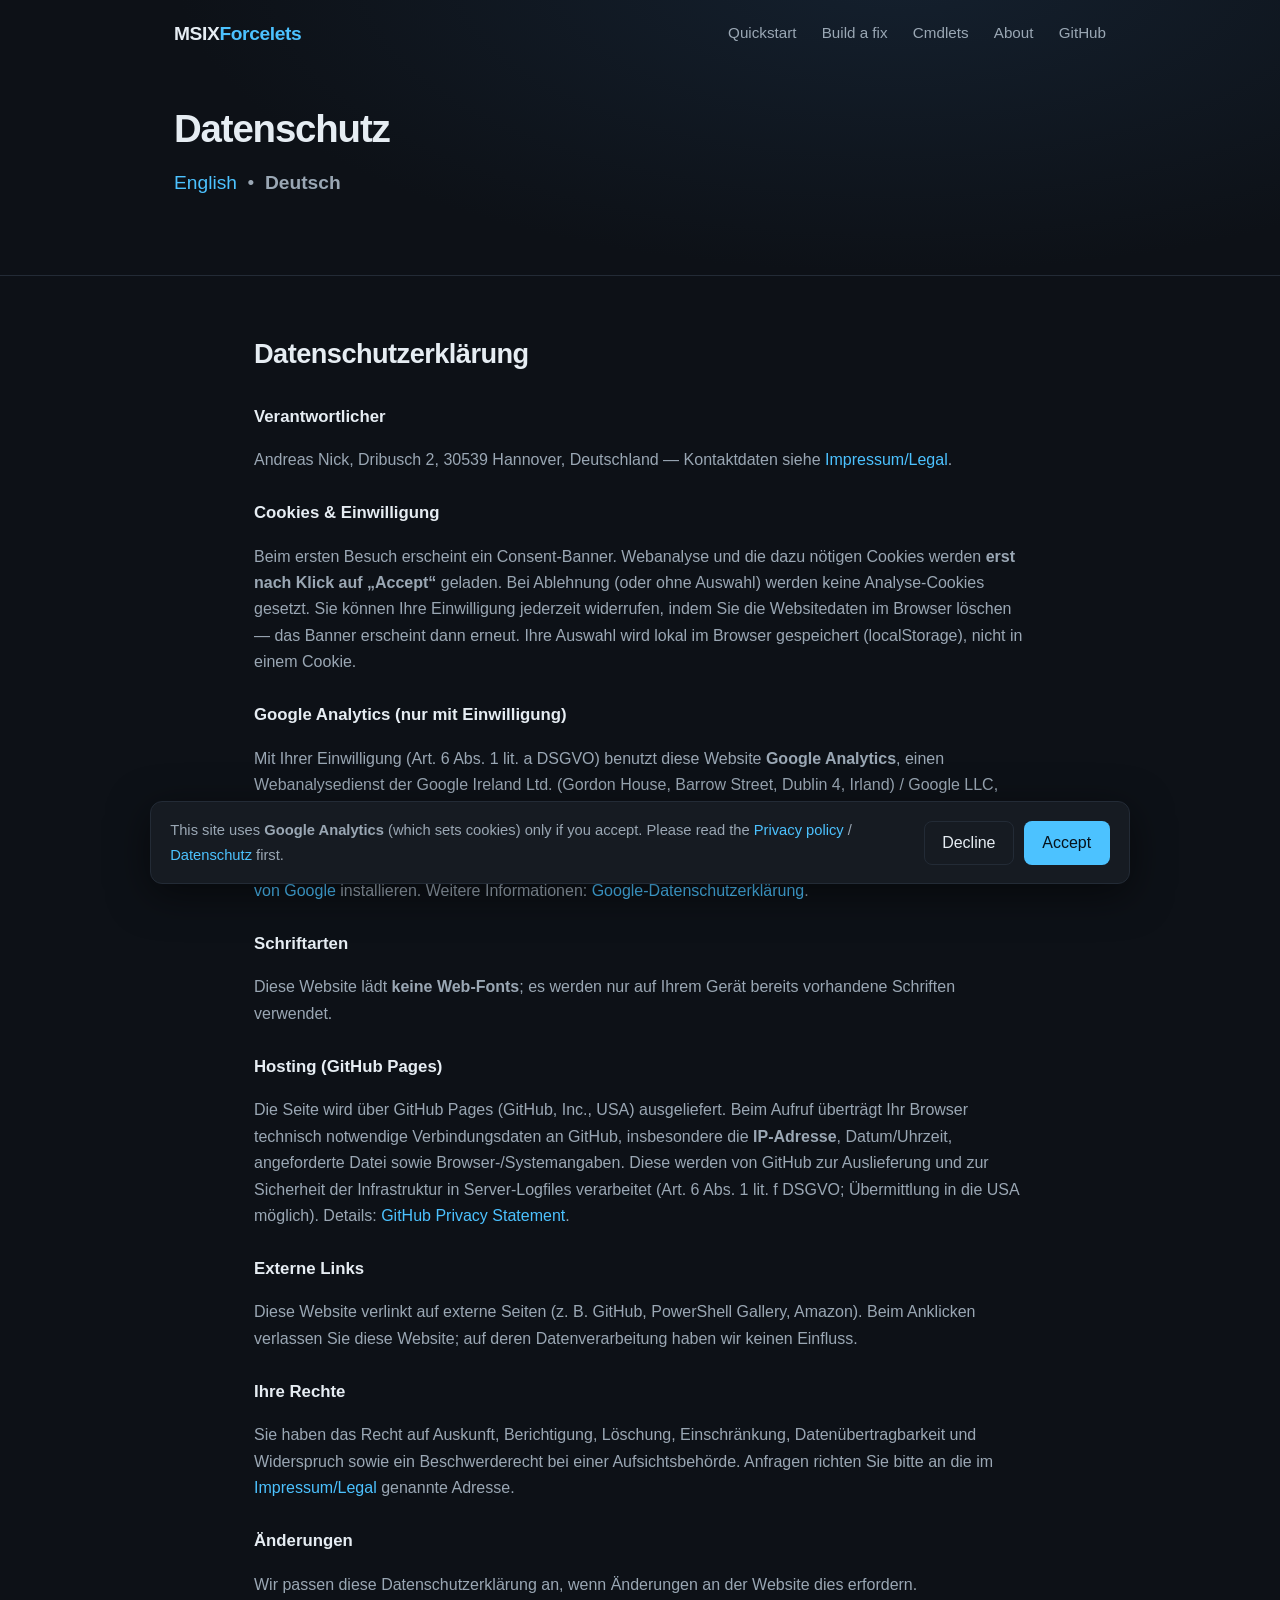
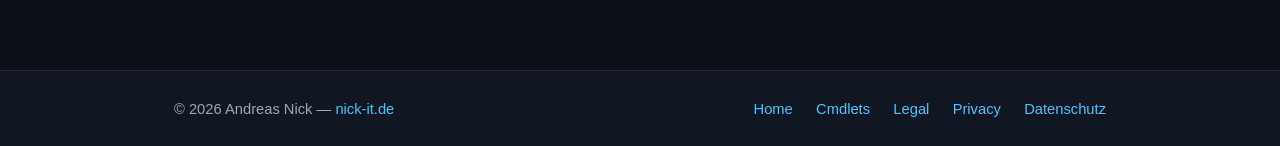
<file: web/datenschutz.html>
<!DOCTYPE html>
<html lang="de">
<head>
  <meta charset="utf-8">
  <meta name="viewport" content="width=device-width, initial-scale=1">
  <title>Datenschutz — MSIXForcelets</title>
  <meta name="description" content="Datenschutzerklärung für msixforcelets.nick-it.de: einwilligungsbasiertes Google Analytics (Opt-in), keine Web-Fonts, Hosting auf GitHub Pages.">
  <meta name="robots" content="noindex, follow">
  <link rel="canonical" href="https://msixforcelets.nick-it.de/datenschutz.html">
  <meta name="theme-color" content="#0d1117">
  <link rel="icon" type="image/x-icon" href="favicon.ico">
  <link rel="stylesheet" href="style.css">
</head>
<body>
  <header class="hero hero-slim">
    <nav class="nav">
      <a class="brand" href="index.html">MSIX<span class="accent">Forcelets</span></a>
      <div class="nav-links">
        <a href="quickstart.html">Quickstart</a>
        <a href="build-your-own-fix.html">Build a fix</a>
        <a href="cmdlets.html">Cmdlets</a>
        <a href="about.html">About</a>
        <a href="https://github.com/AndreasNick/MSIXForcelets">GitHub</a>
      </div>
    </nav>
    <div class="hero-content">
      <h1>Datenschutz</h1>
      <p class="lead"><a href="privacy.html">English</a> &nbsp;&bull;&nbsp; <strong>Deutsch</strong></p>
    </div>
  </header>

  <main class="section legal">
    <h2>Datenschutzerkl&auml;rung</h2>

    <h3>Verantwortlicher</h3>
    <p>
      Andreas Nick, Dribusch 2, 30539 Hannover, Deutschland &mdash; Kontaktdaten siehe
      <a href="legal.html">Impressum/Legal</a>.
    </p>

    <h3>Cookies &amp; Einwilligung</h3>
    <p>
      Beim ersten Besuch erscheint ein Consent-Banner. Webanalyse und die dazu n&ouml;tigen Cookies werden
      <strong>erst nach Klick auf &bdquo;Accept&ldquo;</strong> geladen. Bei Ablehnung (oder ohne Auswahl)
      werden keine Analyse-Cookies gesetzt. Sie k&ouml;nnen Ihre Einwilligung jederzeit widerrufen, indem Sie
      die Websitedaten im Browser l&ouml;schen &mdash; das Banner erscheint dann erneut. Ihre Auswahl wird lokal
      im Browser gespeichert (localStorage), nicht in einem Cookie.
    </p>

    <h3>Google Analytics (nur mit Einwilligung)</h3>
    <p>
      Mit Ihrer Einwilligung (Art. 6 Abs. 1 lit. a DSGVO) benutzt diese Website <strong>Google Analytics</strong>,
      einen Webanalysedienst der Google Ireland Ltd. (Gordon House, Barrow Street, Dublin 4, Irland) /
      Google LLC, USA. Google Analytics setzt Cookies (z.&nbsp;B. <code>_ga</code>) und verarbeitet
      Nutzungsdaten sowie eine gek&uuml;rzte (anonymisierte) IP-Adresse, um die Nutzung der Website
      auszuwerten. Dabei kann eine &Uuml;bermittlung in die USA erfolgen. Sie k&ouml;nnen Ihre Einwilligung
      jederzeit widerrufen (siehe oben) und das
      <a href="https://tools.google.com/dlpage/gaoptout">Deaktivierungs-Add-on von Google</a> installieren.
      Weitere Informationen: <a href="https://policies.google.com/privacy">Google-Datenschutzerkl&auml;rung</a>.
    </p>

    <h3>Schriftarten</h3>
    <p>Diese Website l&auml;dt <strong>keine Web-Fonts</strong>; es werden nur auf Ihrem Ger&auml;t bereits vorhandene Schriften verwendet.</p>

    <h3>Hosting (GitHub Pages)</h3>
    <p>
      Die Seite wird &uuml;ber GitHub Pages (GitHub, Inc., USA) ausgeliefert. Beim Aufruf &uuml;bertr&auml;gt Ihr
      Browser technisch notwendige Verbindungsdaten an GitHub, insbesondere die <strong>IP-Adresse</strong>,
      Datum/Uhrzeit, angeforderte Datei sowie Browser-/Systemangaben. Diese werden von GitHub zur Auslieferung
      und zur Sicherheit der Infrastruktur in Server-Logfiles verarbeitet (Art. 6 Abs. 1 lit. f DSGVO;
      &Uuml;bermittlung in die USA m&ouml;glich). Details:
      <a href="https://docs.github.com/site-policy/privacy-policies/github-general-privacy-statement">GitHub Privacy Statement</a>.
    </p>

    <h3>Externe Links</h3>
    <p>
      Diese Website verlinkt auf externe Seiten (z.&nbsp;B. GitHub, PowerShell Gallery, Amazon). Beim Anklicken
      verlassen Sie diese Website; auf deren Datenverarbeitung haben wir keinen Einfluss.
    </p>

    <h3>Ihre Rechte</h3>
    <p>
      Sie haben das Recht auf Auskunft, Berichtigung, L&ouml;schung, Einschr&auml;nkung, Daten&uuml;bertragbarkeit
      und Widerspruch sowie ein Beschwerderecht bei einer Aufsichtsbeh&ouml;rde. Anfragen richten Sie bitte an
      die im <a href="legal.html">Impressum/Legal</a> genannte Adresse.
    </p>

    <h3>&Auml;nderungen</h3>
    <p>Wir passen diese Datenschutzerkl&auml;rung an, wenn &Auml;nderungen an der Website dies erfordern.</p>
  </main>

  <footer class="footer">
    <div class="footer-inner">
      <span>&copy; 2026 Andreas Nick &mdash; <a href="https://www.nick-it.de">nick-it.de</a></span>
      <span class="footer-links">
        <a href="index.html">Home</a>
        <a href="cmdlets.html">Cmdlets</a>
        <a href="legal.html">Legal</a>
        <a href="privacy.html">Privacy</a>
        <a href="datenschutz.html">Datenschutz</a>
      </span>
    </div>
  </footer>
  <script defer src="consent.js"></script>
</body>
</html>
</file>
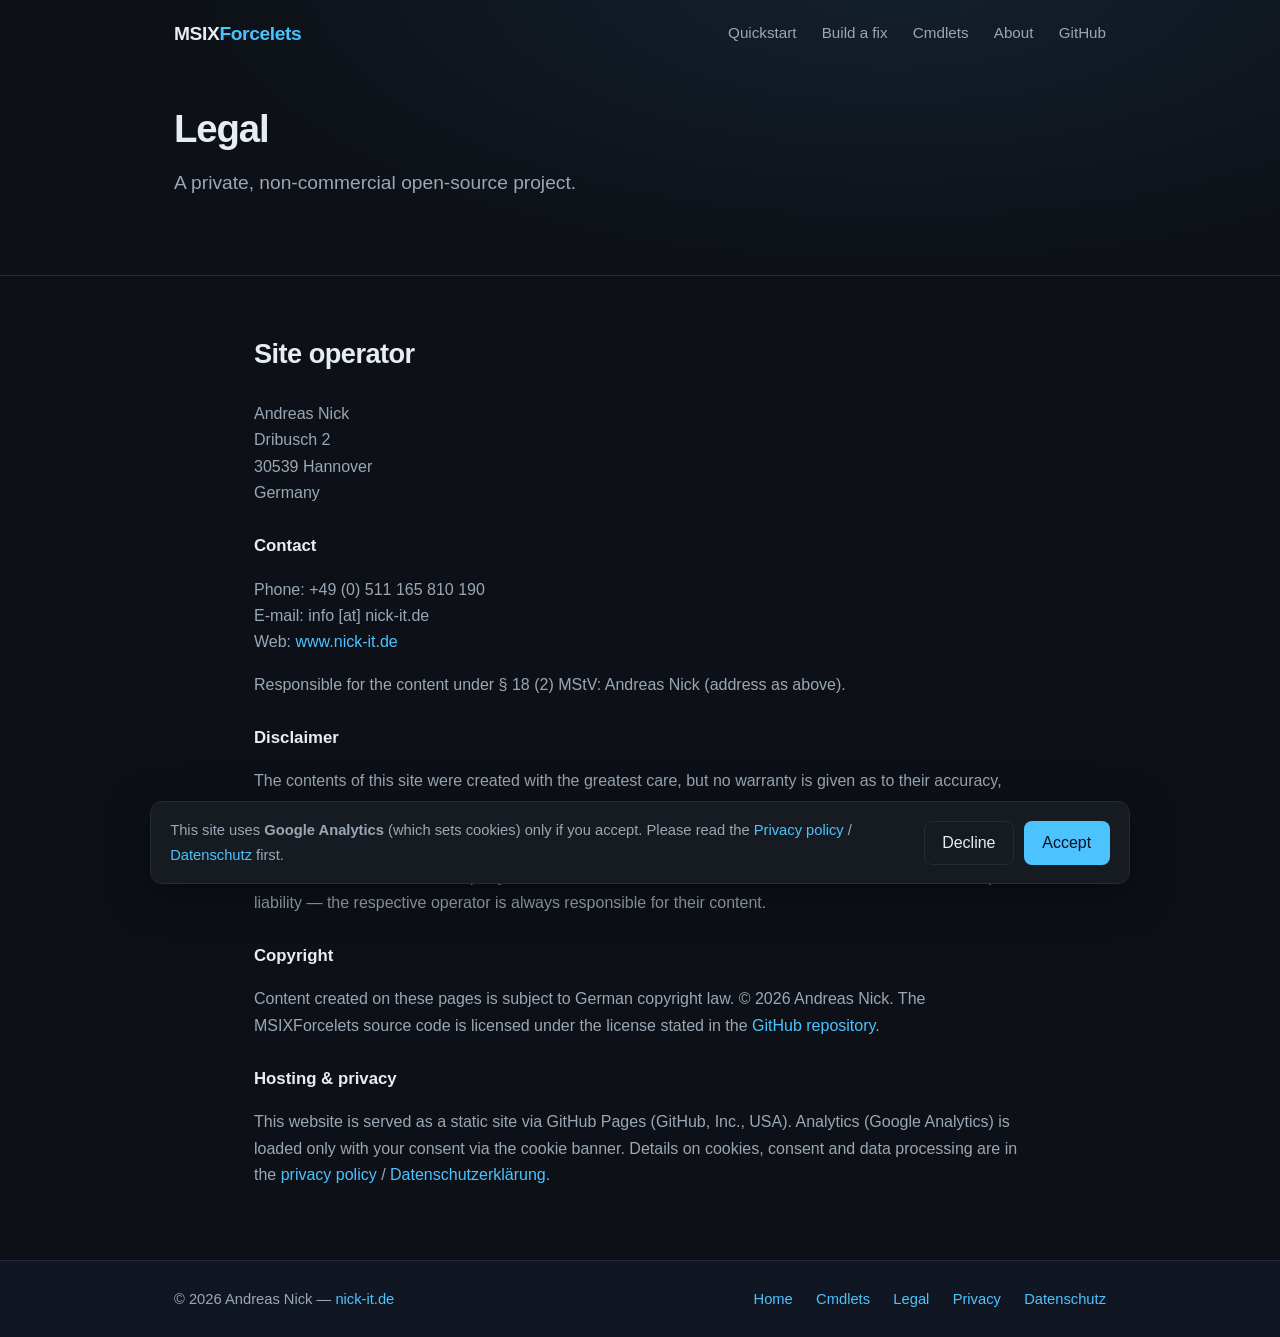
<file: web/legal.html>
<!DOCTYPE html>
<html lang="en">
<head>
  <meta charset="utf-8">
  <meta name="viewport" content="width=device-width, initial-scale=1">
  <title>Legal — MSIXForcelets</title>
  <meta name="description" content="Legal notice for the MSIXForcelets project website (msixforcelets.nick-it.de): site operator, disclaimer and copyright. A private, non-commercial open-source project.">
  <meta name="robots" content="noindex, follow">
  <link rel="canonical" href="https://msixforcelets.nick-it.de/legal.html">
  <meta name="theme-color" content="#0d1117">
  <link rel="icon" type="image/x-icon" href="favicon.ico">
  <link rel="stylesheet" href="style.css">
</head>
<body>
  <header class="hero hero-slim">
    <nav class="nav">
      <a class="brand" href="index.html">MSIX<span class="accent">Forcelets</span></a>
      <div class="nav-links">
        <a href="quickstart.html">Quickstart</a>
        <a href="build-your-own-fix.html">Build a fix</a>
        <a href="cmdlets.html">Cmdlets</a>
        <a href="about.html">About</a>
        <a href="https://github.com/AndreasNick/MSIXForcelets">GitHub</a>
      </div>
    </nav>
    <div class="hero-content">
      <h1>Legal</h1>
      <p class="lead">A private, non-commercial open-source project.</p>
    </div>
  </header>

  <main class="section legal">
    <h2>Site operator</h2>
    <p>
      Andreas Nick<br>
      Dribusch 2<br>
      30539 Hannover<br>
      Germany
    </p>

    <h3>Contact</h3>
    <p>
      Phone: <span style="white-space:nowrap">&#43;&#52;&#57;&#32;&#40;&#48;&#41;&#32;&#53;&#49;&#49;&#32;&#49;&#54;&#53;&#32;&#56;&#49;&#48;&#32;&#49;&#57;&#48;</span><br>
      E-mail: <span style="white-space:nowrap">&#105;&#110;&#102;&#111;&#32;&#91;&#97;&#116;&#93;&#32;&#110;&#105;&#99;&#107;&#45;&#105;&#116;&#46;&#100;&#101;</span><br>
      Web: <a href="https://www.nick-it.de">www.nick-it.de</a>
    </p>
    <p class="muted">
      Responsible for the content under &sect; 18 (2) MStV: Andreas Nick (address as above).
    </p>

    <h3>Disclaimer</h3>
    <p>
      The contents of this site were created with the greatest care, but no warranty is given as to their
      accuracy, completeness or timeliness. <strong>MSIXForcelets</strong> is free, open-source software,
      provided &ldquo;as is&rdquo; without any warranty of any kind; you use it at your own risk.
    </p>
    <p>
      This site links to external third-party websites whose content we cannot influence and for which we
      accept no liability &mdash; the respective operator is always responsible for their content.
    </p>

    <h3>Copyright</h3>
    <p>
      Content created on these pages is subject to German copyright law. &copy; 2026 Andreas Nick.
      The MSIXForcelets source code is licensed under the license stated in the
      <a href="https://github.com/AndreasNick/MSIXForcelets">GitHub repository</a>.
    </p>

    <h3>Hosting &amp; privacy</h3>
    <p>
      This website is served as a static site via GitHub Pages (GitHub, Inc., USA). Analytics
      (Google&nbsp;Analytics) is loaded only with your consent via the cookie banner. Details on cookies,
      consent and data processing are in the <a href="privacy.html">privacy policy</a> /
      <a href="datenschutz.html">Datenschutzerkl&auml;rung</a>.
    </p>
  </main>

  <footer class="footer">
    <div class="footer-inner">
      <span>&copy; 2026 Andreas Nick &mdash; <a href="https://www.nick-it.de">nick-it.de</a></span>
      <span class="footer-links">
        <a href="index.html">Home</a>
        <a href="cmdlets.html">Cmdlets</a>
        <a href="legal.html">Legal</a>
        <a href="privacy.html">Privacy</a>
        <a href="datenschutz.html">Datenschutz</a>
      </span>
    </div>
  </footer>
  <script defer src="consent.js"></script>
</body>
</html>
</file>
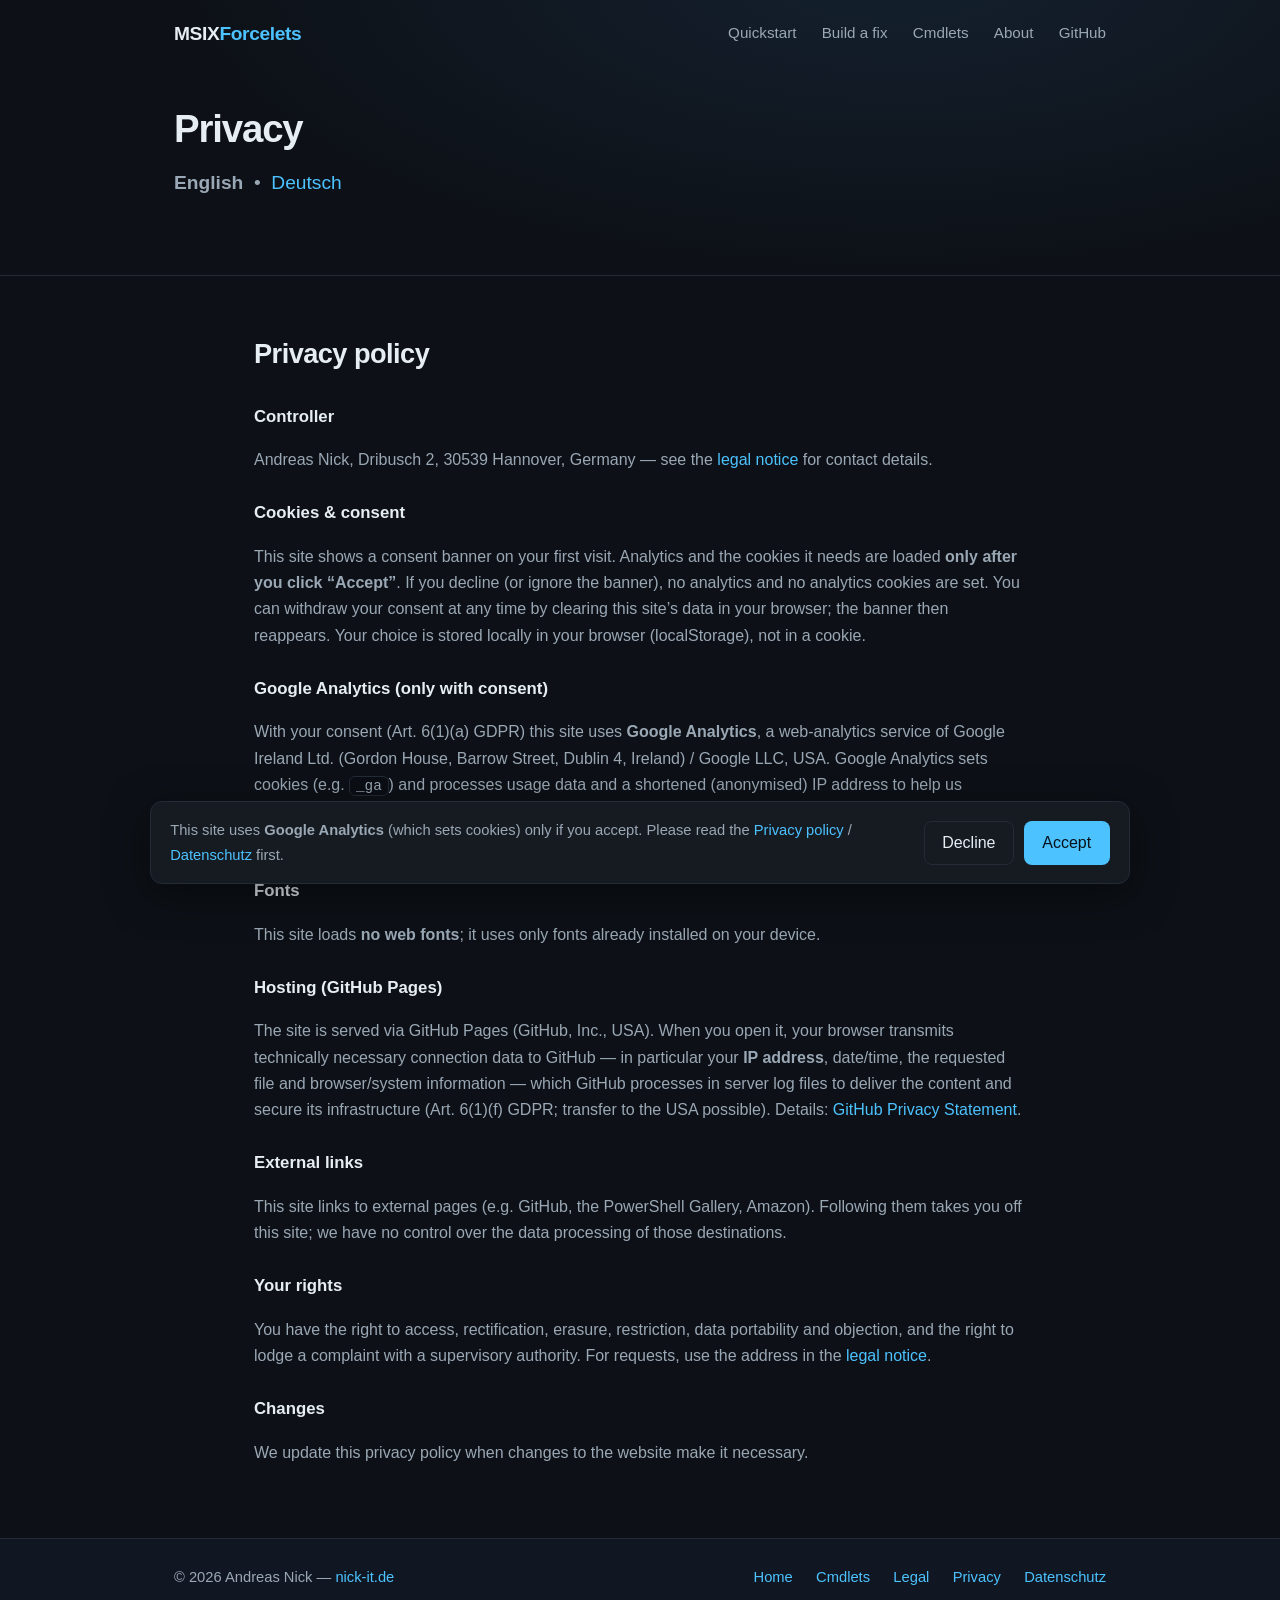
<file: web/privacy.html>
<!DOCTYPE html>
<html lang="en">
<head>
  <meta charset="utf-8">
  <meta name="viewport" content="width=device-width, initial-scale=1">
  <title>Privacy — MSIXForcelets</title>
  <meta name="description" content="Privacy policy for the MSIXForcelets website: consent-based Google Analytics (opt-in), no web fonts, hosted on GitHub Pages.">
  <meta name="robots" content="noindex, follow">
  <link rel="canonical" href="https://msixforcelets.nick-it.de/privacy.html">
  <meta name="theme-color" content="#0d1117">
  <link rel="icon" type="image/x-icon" href="favicon.ico">
  <link rel="stylesheet" href="style.css">
</head>
<body>
  <header class="hero hero-slim">
    <nav class="nav">
      <a class="brand" href="index.html">MSIX<span class="accent">Forcelets</span></a>
      <div class="nav-links">
        <a href="quickstart.html">Quickstart</a>
        <a href="build-your-own-fix.html">Build a fix</a>
        <a href="cmdlets.html">Cmdlets</a>
        <a href="about.html">About</a>
        <a href="https://github.com/AndreasNick/MSIXForcelets">GitHub</a>
      </div>
    </nav>
    <div class="hero-content">
      <h1>Privacy</h1>
      <p class="lead"><strong>English</strong> &nbsp;&bull;&nbsp; <a href="datenschutz.html">Deutsch</a></p>
    </div>
  </header>

  <main class="section legal">
    <h2>Privacy policy</h2>

    <h3>Controller</h3>
    <p>
      Andreas Nick, Dribusch 2, 30539 Hannover, Germany &mdash; see the
      <a href="legal.html">legal notice</a> for contact details.
    </p>

    <h3>Cookies &amp; consent</h3>
    <p>
      This site shows a consent banner on your first visit. Analytics and the cookies it needs are loaded
      <strong>only after you click &ldquo;Accept&rdquo;</strong>. If you decline (or ignore the banner),
      no analytics and no analytics cookies are set. You can withdraw your consent at any time by clearing
      this site&rsquo;s data in your browser; the banner then reappears. Your choice is stored locally in
      your browser (localStorage), not in a cookie.
    </p>

    <h3>Google Analytics (only with consent)</h3>
    <p>
      With your consent (Art. 6(1)(a) GDPR) this site uses <strong>Google Analytics</strong>, a web-analytics
      service of Google Ireland Ltd. (Gordon House, Barrow Street, Dublin 4, Ireland) / Google LLC, USA.
      Google Analytics sets cookies (e.g. <code>_ga</code>) and processes usage data and a shortened
      (anonymised) IP address to help us understand how the site is used. Data may be transferred to the USA.
      You can withdraw consent at any time (see above) and install Google&rsquo;s
      <a href="https://tools.google.com/dlpage/gaoptout">opt-out browser add-on</a>. More information:
      <a href="https://policies.google.com/privacy">Google Privacy Policy</a>.
    </p>

    <h3>Fonts</h3>
    <p>This site loads <strong>no web fonts</strong>; it uses only fonts already installed on your device.</p>

    <h3>Hosting (GitHub Pages)</h3>
    <p>
      The site is served via GitHub Pages (GitHub, Inc., USA). When you open it, your browser transmits
      technically necessary connection data to GitHub &mdash; in particular your <strong>IP address</strong>,
      date/time, the requested file and browser/system information &mdash; which GitHub processes in server
      log files to deliver the content and secure its infrastructure (Art. 6(1)(f) GDPR; transfer to the USA
      possible). Details:
      <a href="https://docs.github.com/site-policy/privacy-policies/github-general-privacy-statement">GitHub Privacy Statement</a>.
    </p>

    <h3>External links</h3>
    <p>
      This site links to external pages (e.g. GitHub, the PowerShell Gallery, Amazon). Following them takes
      you off this site; we have no control over the data processing of those destinations.
    </p>

    <h3>Your rights</h3>
    <p>
      You have the right to access, rectification, erasure, restriction, data portability and objection, and
      the right to lodge a complaint with a supervisory authority. For requests, use the address in the
      <a href="legal.html">legal notice</a>.
    </p>

    <h3>Changes</h3>
    <p>We update this privacy policy when changes to the website make it necessary.</p>
  </main>

  <footer class="footer">
    <div class="footer-inner">
      <span>&copy; 2026 Andreas Nick &mdash; <a href="https://www.nick-it.de">nick-it.de</a></span>
      <span class="footer-links">
        <a href="index.html">Home</a>
        <a href="cmdlets.html">Cmdlets</a>
        <a href="legal.html">Legal</a>
        <a href="privacy.html">Privacy</a>
        <a href="datenschutz.html">Datenschutz</a>
      </span>
    </div>
  </footer>
  <script defer src="consent.js"></script>
</body>
</html>
</file>
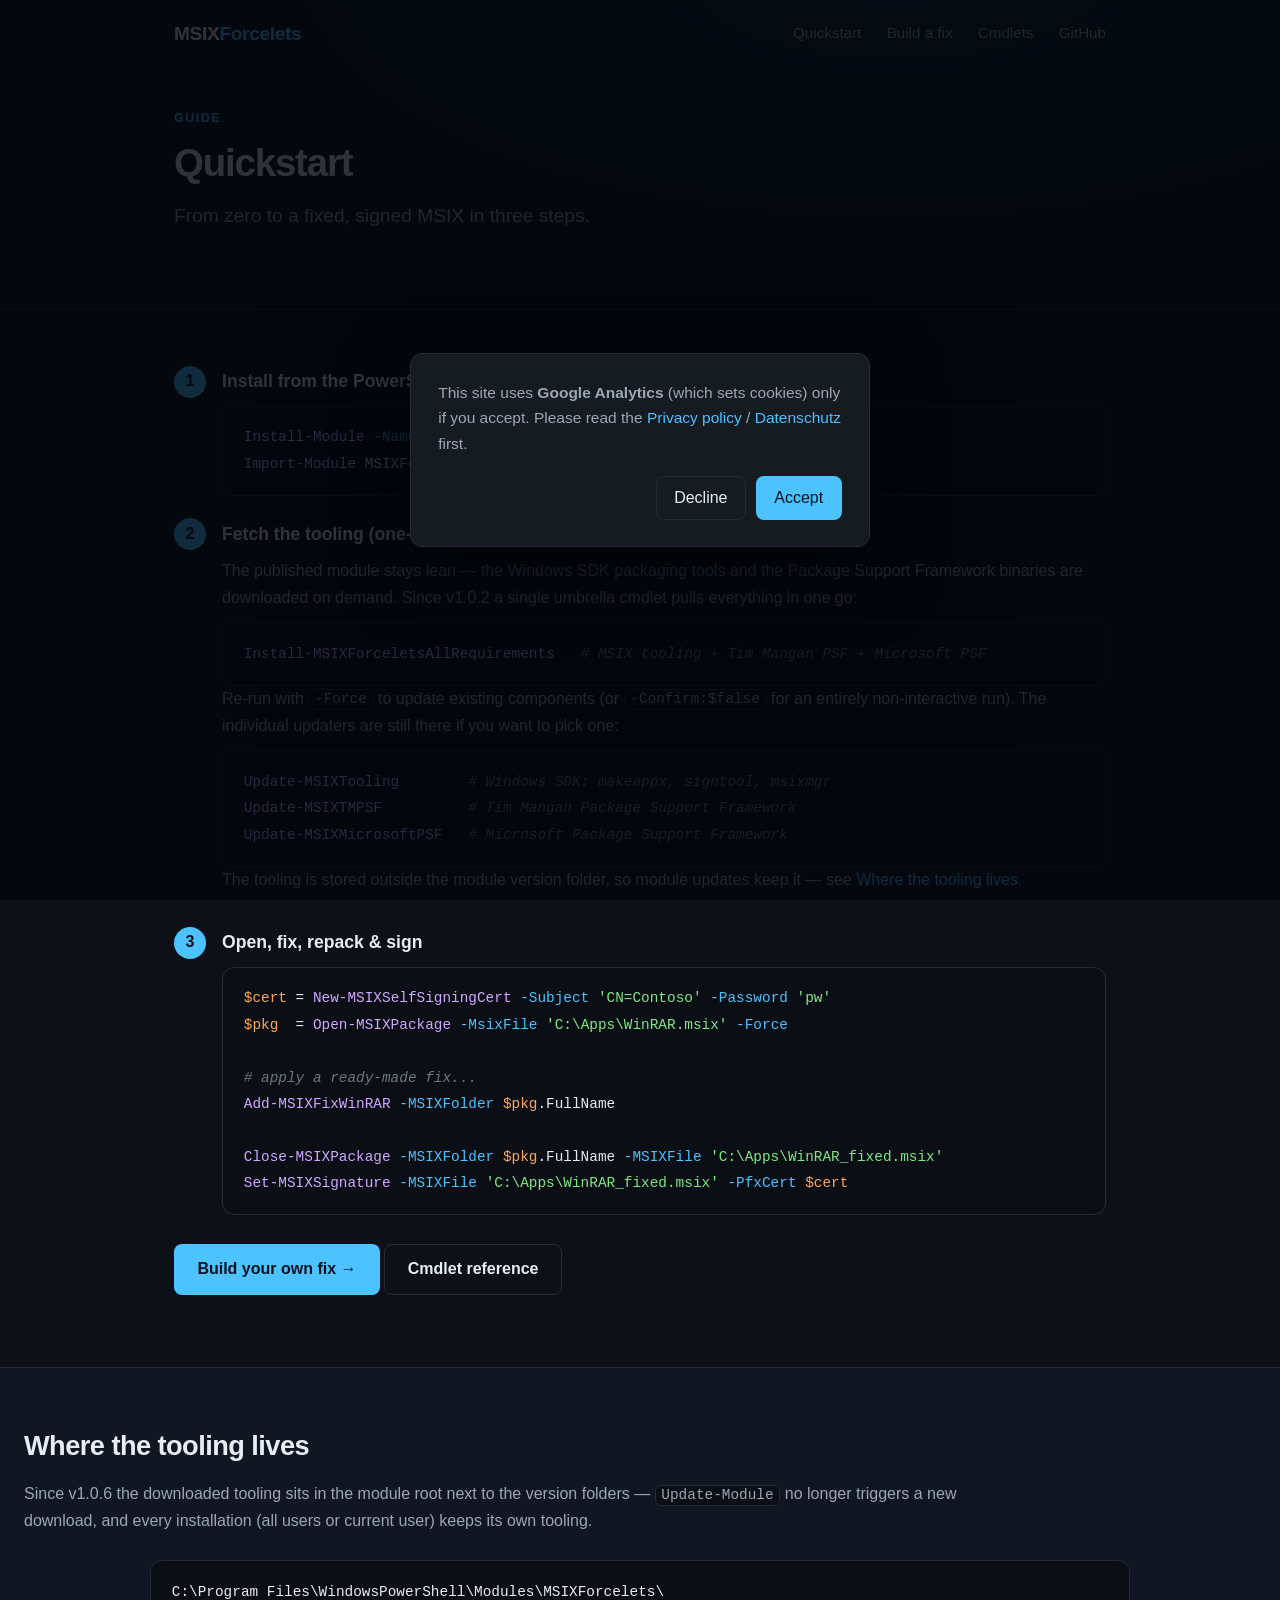
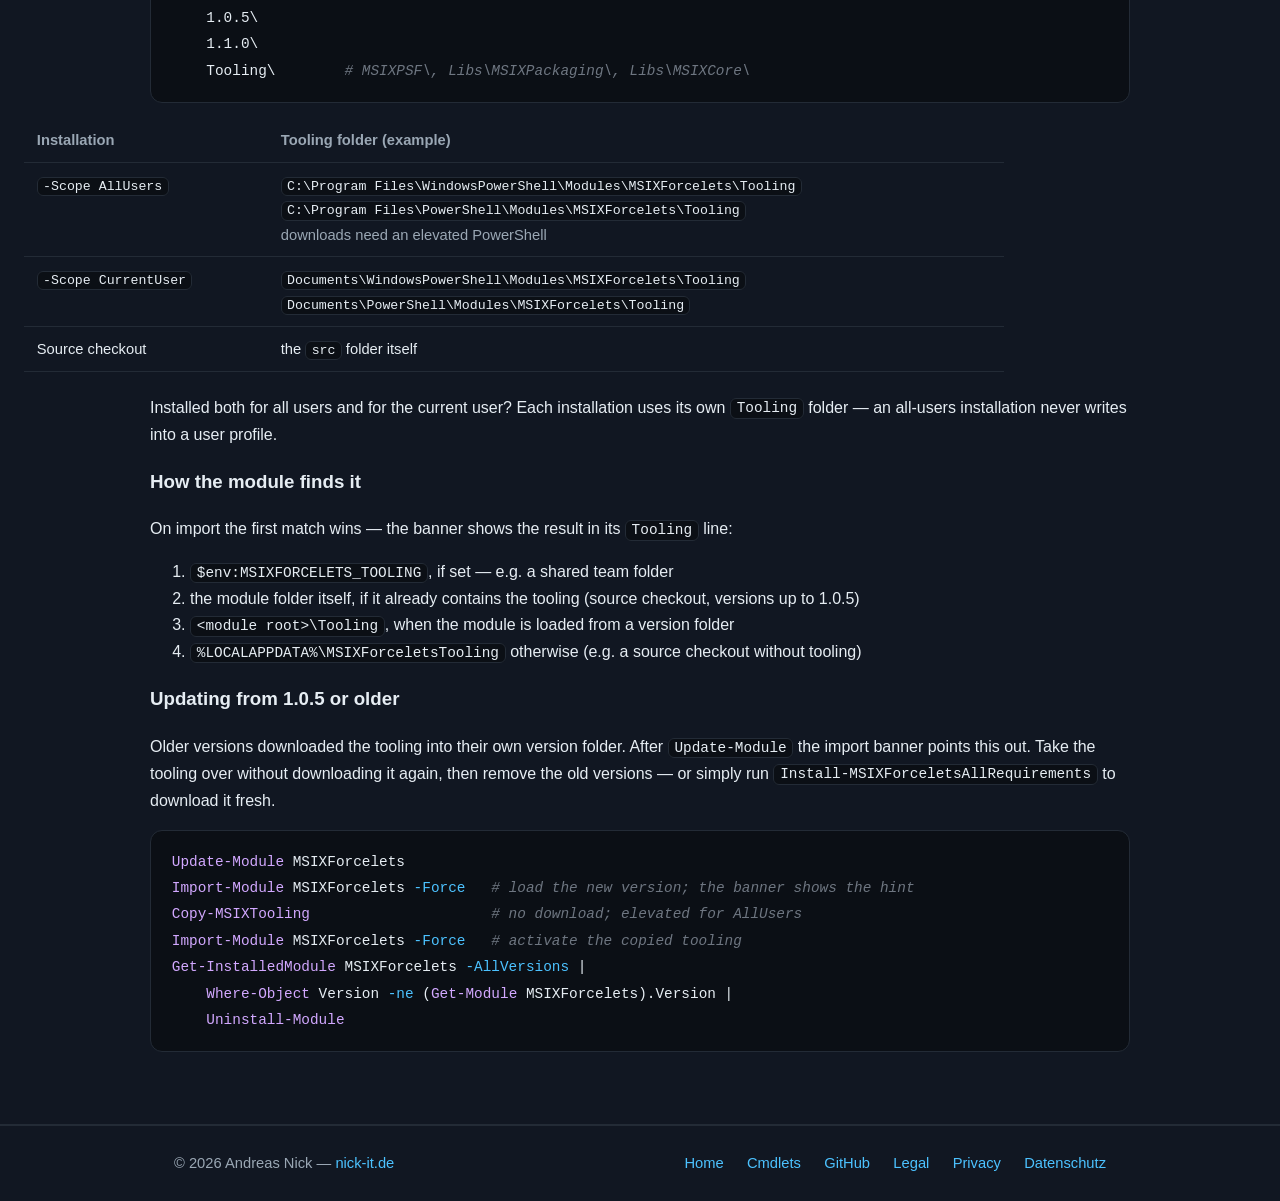
<file: web/quickstart.html>
<!DOCTYPE html>
<html lang="en">
<head>
  <meta charset="utf-8">
  <meta name="viewport" content="width=device-width, initial-scale=1">
  <title>Quickstart — MSIXForcelets</title>
  <meta name="description" content="Get started with MSIXForcelets: install from the PowerShell Gallery, fetch the packaging tooling and Package Support Framework, then open, fix, repack and sign an MSIX package.">
  <meta name="keywords" content="MSIXForcelets quickstart, install MSIXForcelets, MSIX PowerShell getting started, Package Support Framework download">
  <meta name="author" content="Andreas Nick">
  <link rel="canonical" href="https://msixforcelets.nick-it.de/quickstart.html">
  <meta name="theme-color" content="#0d1117">
  <meta property="og:type" content="article">
  <meta property="og:title" content="Quickstart — MSIXForcelets">
  <meta property="og:description" content="Install, fetch the tooling, then open, fix, repack and sign an MSIX package.">
  <meta property="og:url" content="https://msixforcelets.nick-it.de/quickstart.html">
  <link rel="icon" type="image/x-icon" href="favicon.ico">
  <link rel="stylesheet" href="style.css">
</head>
<body>
  <header class="hero hero-slim">
    <nav class="nav">
      <a class="brand" href="index.html">MSIX<span class="accent">Forcelets</span></a>
      <div class="nav-links">
        <a href="quickstart.html">Quickstart</a>
        <a href="build-your-own-fix.html">Build a fix</a>
        <a href="cmdlets.html">Cmdlets</a>
        <a href="https://github.com/AndreasNick/MSIXForcelets">GitHub</a>
      </div>
    </nav>
    <div class="hero-content">
      <p class="eyebrow">Guide</p>
      <h1>Quickstart</h1>
      <p class="lead">From zero to a fixed, signed MSIX in three steps.</p>
    </div>
  </header>

  <main>
    <section class="section">
      <ol class="steps">
        <li>
          <h3>Install from the PowerShell Gallery</h3>
          <pre><code><span class="c-cmd">Install-Module</span> <span class="c-arg">-Name</span> MSIXForcelets <span class="c-arg">-Scope</span> CurrentUser
<span class="c-cmd">Import-Module</span> MSIXForcelets</code></pre>
        </li>
        <li>
          <h3>Fetch the tooling (one-time)</h3>
          <p>The published module stays lean &mdash; the Windows SDK packaging tools and the
             Package Support Framework binaries are downloaded on demand. Since v1.0.2 a single
             umbrella cmdlet pulls everything in one go:</p>
          <pre><code><span class="c-cmd">Install-MSIXForceletsAllRequirements</span>   <span class="c-cmt"># MSIX tooling + Tim Mangan PSF + Microsoft PSF</span></code></pre>
          <p>Re-run with <code>-Force</code> to update existing components (or
             <code>-Confirm:$false</code> for an entirely non-interactive run). The individual
             updaters are still there if you want to pick one:</p>
          <pre><code><span class="c-cmd">Update-MSIXTooling</span>        <span class="c-cmt"># Windows SDK: makeappx, signtool, msixmgr</span>
<span class="c-cmd">Update-MSIXTMPSF</span>          <span class="c-cmt"># Tim Mangan Package Support Framework</span>
<span class="c-cmd">Update-MSIXMicrosoftPSF</span>   <span class="c-cmt"># Microsoft Package Support Framework</span></code></pre>
          <p>The tooling is stored outside the module version folder, so module updates keep it &mdash;
             see <a href="#tooling">Where the tooling lives</a>.</p>
        </li>
        <li>
          <h3>Open, fix, repack &amp; sign</h3>
          <pre><code><span class="c-var">$cert</span> = <span class="c-cmd">New-MSIXSelfSigningCert</span> <span class="c-arg">-Subject</span> <span class="c-str">'CN=Contoso'</span> <span class="c-arg">-Password</span> <span class="c-str">'pw'</span>
<span class="c-var">$pkg</span>  = <span class="c-cmd">Open-MSIXPackage</span> <span class="c-arg">-MsixFile</span> <span class="c-str">'C:\Apps\WinRAR.msix'</span> <span class="c-arg">-Force</span>

<span class="c-cmt"># apply a ready-made fix...</span>
<span class="c-cmd">Add-MSIXFixWinRAR</span> <span class="c-arg">-MSIXFolder</span> <span class="c-var">$pkg</span>.FullName

<span class="c-cmd">Close-MSIXPackage</span> <span class="c-arg">-MSIXFolder</span> <span class="c-var">$pkg</span>.FullName <span class="c-arg">-MSIXFile</span> <span class="c-str">'C:\Apps\WinRAR_fixed.msix'</span>
<span class="c-cmd">Set-MSIXSignature</span> <span class="c-arg">-MSIXFile</span> <span class="c-str">'C:\Apps\WinRAR_fixed.msix'</span> <span class="c-arg">-PfxCert</span> <span class="c-var">$cert</span></code></pre>
        </li>
      </ol>
      <p class="more">
        <a class="btn btn-primary" href="build-your-own-fix.html">Build your own fix &rarr;</a>
        <a class="btn btn-ghost" href="cmdlets.html">Cmdlet reference</a>
      </p>
    </section>

    <section id="tooling" class="section section-alt">
      <h2>Where the tooling lives</h2>
      <p class="section-sub">Since v1.0.6 the downloaded tooling sits in the module root next to the version
        folders &mdash; <code>Update-Module</code> no longer triggers a new download, and every installation
        (all users or current user) keeps its own tooling.</p>
      <pre><code>C:\Program Files\WindowsPowerShell\Modules\MSIXForcelets\
    1.0.5\
    1.1.0\
    Tooling\        <span class="c-cmt"># MSIXPSF\, Libs\MSIXPackaging\, Libs\MSIXCore\</span></code></pre>
      <div class="table-wrap">
        <table class="paths">
          <thead>
            <tr><th>Installation</th><th>Tooling folder (example)</th></tr>
          </thead>
          <tbody>
            <tr>
              <td><code>-Scope AllUsers</code></td>
              <td><code>C:\Program Files\WindowsPowerShell\Modules\MSIXForcelets\Tooling</code><br>
                  <code>C:\Program Files\PowerShell\Modules\MSIXForcelets\Tooling</code><br>
                  <span class="muted">downloads need an elevated PowerShell</span></td>
            </tr>
            <tr>
              <td><code>-Scope CurrentUser</code></td>
              <td><code>Documents\WindowsPowerShell\Modules\MSIXForcelets\Tooling</code><br>
                  <code>Documents\PowerShell\Modules\MSIXForcelets\Tooling</code></td>
            </tr>
            <tr>
              <td>Source checkout</td>
              <td>the <code>src</code> folder itself</td>
            </tr>
          </tbody>
        </table>
      </div>
      <p>Installed both for all users and for the current user? Each installation uses its own
        <code>Tooling</code> folder &mdash; an all-users installation never writes into a user profile.</p>

      <h3>How the module finds it</h3>
      <p>On import the first match wins &mdash; the banner shows the result in its <code>Tooling</code> line:</p>
      <ol>
        <li><code>$env:MSIXFORCELETS_TOOLING</code>, if set &mdash; e.g. a shared team folder</li>
        <li>the module folder itself, if it already contains the tooling (source checkout, versions up to 1.0.5)</li>
        <li><code>&lt;module root&gt;\Tooling</code>, when the module is loaded from a version folder</li>
        <li><code>%LOCALAPPDATA%\MSIXForceletsTooling</code> otherwise (e.g. a source checkout without tooling)</li>
      </ol>

      <h3>Updating from 1.0.5 or older</h3>
      <p>Older versions downloaded the tooling into their own version folder. After <code>Update-Module</code>
        the import banner points this out. Take the tooling over without downloading it again, then remove
        the old versions &mdash; or simply run <code>Install-MSIXForceletsAllRequirements</code> to download it fresh.</p>
      <pre><code><span class="c-cmd">Update-Module</span> MSIXForcelets
<span class="c-cmd">Import-Module</span> MSIXForcelets <span class="c-arg">-Force</span>   <span class="c-cmt"># load the new version; the banner shows the hint</span>
<span class="c-cmd">Copy-MSIXTooling</span>                     <span class="c-cmt"># no download; elevated for AllUsers</span>
<span class="c-cmd">Import-Module</span> MSIXForcelets <span class="c-arg">-Force</span>   <span class="c-cmt"># activate the copied tooling</span>
<span class="c-cmd">Get-InstalledModule</span> MSIXForcelets <span class="c-arg">-AllVersions</span> |
    <span class="c-cmd">Where-Object</span> Version <span class="c-arg">-ne</span> (<span class="c-cmd">Get-Module</span> MSIXForcelets).Version |
    <span class="c-cmd">Uninstall-Module</span></code></pre>
    </section>
  </main>

  <footer class="footer">
    <div class="footer-inner">
      <span>&copy; 2026 Andreas Nick &mdash; <a href="https://www.nick-it.de">nick-it.de</a></span>
      <span class="footer-links">
        <a href="index.html">Home</a>
        <a href="cmdlets.html">Cmdlets</a>
        <a href="https://github.com/AndreasNick/MSIXForcelets">GitHub</a>
        <a href="legal.html">Legal</a>
        <a href="privacy.html">Privacy</a>
        <a href="datenschutz.html">Datenschutz</a>
      </span>
    </div>
  </footer>
  <script defer src="consent.js"></script>
</body>
</html>
</file>
<file: web/style.css>
/* MSIXForcelets - dark theme, static, no build step */
:root {
  --bg:        #0d1117;
  --bg-alt:    #111722;
  --surface:   #161b22;
  --border:    #232b36;
  --text:      #e6edf3;
  --muted:     #9aa7b4;
  --accent:    #4cc2ff;
  --accent-2:  #2ea043;
  --code-bg:   #0b0f15;
  --radius:    12px;
  --maxw:      980px;
}

* { box-sizing: border-box; }

html { scroll-behavior: smooth; }

body {
  margin: 0;
  background: var(--bg);
  color: var(--text);
  font: 16px/1.65 -apple-system, BlinkMacSystemFont, "Segoe UI", Roboto, Helvetica, Arial, sans-serif;
  -webkit-font-smoothing: antialiased;
}

a { color: var(--accent); text-decoration: none; }
a:hover { text-decoration: underline; }

.accent { color: var(--accent); }

code, pre {
  font-family: "Cascadia Code", "SFMono-Regular", Consolas, "Liberation Mono", Menlo, monospace;
}

code {
  background: var(--code-bg);
  border: 1px solid var(--border);
  border-radius: 6px;
  padding: 0.1em 0.4em;
  font-size: 0.9em;
}

pre {
  background: var(--code-bg);
  border: 1px solid var(--border);
  border-radius: var(--radius);
  padding: 1.1rem 1.3rem;
  overflow-x: auto;
}
pre code { background: none; border: none; padding: 0; }

/* PowerShell-ish syntax tint */
.c-cmd { color: #d2a8ff; }
.c-arg { color: var(--accent); }
.c-str { color: #7ee787; }
.c-var { color: #ffa657; }
.c-cmt { color: #6e7681; font-style: italic; }

/* --- Header / hero --- */
.hero {
  background: radial-gradient(1200px 500px at 70% -10%, #14202e 0%, var(--bg) 60%);
  border-bottom: 1px solid var(--border);
}

.nav {
  max-width: var(--maxw);
  margin: 0 auto;
  padding: 1.1rem 1.5rem;
  display: flex;
  align-items: center;
  justify-content: space-between;
}
.brand { font-weight: 700; font-size: 1.2rem; letter-spacing: -0.02em; }
.nav-links a { color: var(--muted); margin-left: 1.3rem; font-size: 0.95rem; }
.nav-links a:hover { color: var(--text); text-decoration: none; }

.hero-content {
  max-width: var(--maxw);
  margin: 0 auto;
  padding: 4rem 1.5rem 4.5rem;
}
.hero-content h1 {
  font-size: clamp(2rem, 5vw, 3.1rem);
  line-height: 1.1;
  letter-spacing: -0.03em;
  margin: 0 0 1rem;
}
.lead { font-size: 1.2rem; color: var(--muted); max-width: 720px; margin: 0 0 2rem; }

.cta { display: flex; gap: 0.8rem; flex-wrap: wrap; margin-bottom: 2rem; }
.btn {
  display: inline-block;
  padding: 0.7rem 1.4rem;
  border-radius: 8px;
  font-weight: 600;
  border: 1px solid transparent;
  background: transparent;   /* override native <button> background */
  cursor: pointer;
}
.btn:hover { text-decoration: none; }
.btn-primary { background: var(--accent); color: #06121c; }
.btn-primary:hover { background: #71cdff; }
.btn-ghost { border-color: var(--border); color: var(--text); }
.btn-ghost:hover { border-color: var(--accent); }

.hero-code { display: inline-block; margin: 0; }

/* --- Sections --- */
.section { max-width: var(--maxw); margin: 0 auto; padding: 3.5rem 1.5rem; }
.section-alt { background: var(--bg-alt); max-width: none; border-block: 1px solid var(--border); }
.section-alt > * { max-width: var(--maxw); margin-inline: auto; }
.section h2 { font-size: 1.7rem; letter-spacing: -0.02em; margin: 0 0 1.5rem; }

.grid {
  display: grid;
  grid-template-columns: repeat(auto-fit, minmax(260px, 1fr));
  gap: 1.1rem;
}
.card {
  background: var(--surface);
  border: 1px solid var(--border);
  border-radius: var(--radius);
  padding: 1.3rem 1.4rem;
}
.card h3 { margin: 0 0 0.5rem; font-size: 1.1rem; }
.card p { margin: 0; color: var(--muted); font-size: 0.97rem; }

/* --- Footer --- */
.footer { border-top: 1px solid var(--border); background: var(--bg-alt); }
.footer-inner {
  max-width: var(--maxw);
  margin: 0 auto;
  padding: 1.6rem 1.5rem;
  display: flex;
  justify-content: space-between;
  flex-wrap: wrap;
  gap: 0.6rem;
  color: var(--muted);
  font-size: 0.92rem;
}
.footer-links a { margin-left: 1.2rem; }

/* --- additions: brand link, hero extras, quickstart, fixes, cmdlet ref --- */
a.brand { color: var(--text); text-decoration: none; }
a.brand:hover { text-decoration: none; }

.eyebrow {
  text-transform: uppercase;
  letter-spacing: 0.12em;
  font-size: 0.78rem;
  color: var(--accent);
  margin: 0 0 0.8rem;
  font-weight: 600;
}

.hero-slim .hero-content { padding: 2.6rem 1.5rem 2.8rem; }
.hero-slim .hero-content h1 { font-size: clamp(1.8rem, 4vw, 2.4rem); }

.section-sub { color: var(--muted); margin: -0.7rem 0 1.6rem; }
.more { margin-top: 1.8rem; }

/* Quickstart steps */
.steps { list-style: none; counter-reset: step; padding: 0; margin: 0; display: grid; gap: 1.4rem; }
.steps > li {
  counter-increment: step;
  position: relative;
  padding-left: 3rem;
}
.steps > li::before {
  content: counter(step);
  position: absolute;
  left: 0; top: 0;
  width: 2rem; height: 2rem;
  border-radius: 50%;
  background: var(--accent);
  color: #06121c;
  font-weight: 700;
  display: grid;
  place-items: center;
}
.steps > li h3 { margin: 0.1rem 0 0.6rem; font-size: 1.1rem; }
.steps > li p { color: var(--muted); margin: 0 0 0.7rem; }
.steps pre { margin: 0; }

/* Fix cards */
.card.fix { border-left: 3px solid var(--accent); }
.card.fix code { display: inline-block; margin-top: 0.7rem; background: var(--code-bg); }
.card.fix code a { color: var(--accent); }

/* Cmdlet reference */
.toc {
  display: flex;
  flex-wrap: wrap;
  gap: 0.5rem 0.8rem;
  margin-bottom: 2.5rem;
  padding-bottom: 1.5rem;
  border-bottom: 1px solid var(--border);
}
.toc a {
  font-size: 0.9rem;
  color: var(--muted);
  border: 1px solid var(--border);
  border-radius: 999px;
  padding: 0.3rem 0.8rem;
}
.toc a:hover { color: var(--text); border-color: var(--accent); text-decoration: none; }

.cat { margin-bottom: 2.8rem; }
.cat h2 { scroll-margin-top: 1rem; }

.card.cmd { padding: 1rem 1.1rem; }
.card.cmd h3 { margin: 0 0 0.35rem; font-size: 0.98rem; font-family: "Cascadia Code", Consolas, monospace; }
.card.cmd h3 a { color: var(--accent); }
.card.cmd p { font-size: 0.9rem; }
.card.cmd:target { border-color: var(--accent); box-shadow: 0 0 0 1px var(--accent); }

.muted { color: var(--muted); }

/* About / author */
.author { display: flex; gap: 1.3rem; align-items: center; margin-bottom: 2rem; flex-wrap: wrap; }
.avatar {
  width: 84px; height: 84px; border-radius: 50%;
  background: linear-gradient(135deg, var(--accent) 0%, #2b6cb0 100%);
  color: #06121c; font-weight: 700; font-size: 1.8rem;
  display: grid; place-items: center;
  flex: 0 0 auto;
  border: 1px solid var(--border);
  object-fit: cover;
}
.author-meta h2 { margin: 0 0 0.2rem; }
.author-meta p { margin: 0; color: var(--muted); }
.prose { max-width: 760px; }
.prose p { margin: 0 0 1.1rem; }
.prose a { color: var(--accent); }
.legal { max-width: 820px; }
.legal h3 { margin-top: 1.6rem; font-size: 1.05rem; }
.legal p { color: var(--muted); }
.legal hr { border: none; border-top: 1px solid var(--border); margin: 2.5rem 0; }

/* Buttons keep their own text colour even inside .prose (which tints links). */
.prose a.btn-primary { color: #06121c; }
.prose a.btn-ghost { color: var(--text); }

/* Cookie consent banner */
.cookie-banner {
  position: fixed;
  left: 1rem; right: 1rem; bottom: 1rem;
  max-width: var(--maxw);
  margin: 0 auto;
  background: var(--surface);
  border: 1px solid var(--border);
  border-radius: var(--radius);
  box-shadow: 0 10px 40px rgba(0,0,0,0.5);
  padding: 1rem 1.2rem;
  display: flex;
  gap: 1rem;
  align-items: center;
  justify-content: space-between;
  flex-wrap: wrap;
  z-index: 1000;
}
.cookie-text { margin: 0; color: var(--muted); font-size: 0.92rem; flex: 1 1 320px; }
.cookie-text a { color: var(--accent); }
.cookie-actions { display: flex; gap: 0.6rem; flex: 0 0 auto; }
.cookie-actions .btn { padding: 0.5rem 1.1rem; cursor: pointer; font: inherit; }

/* Blocking consent modal (content pages); legal pages use the bottom banner instead */
.consent-modal {
  position: fixed;
  top: 0; right: 0; bottom: 0; left: 0;
  background: rgba(2, 6, 12, 0.80);
  display: grid;
  place-items: center;
  padding: 1.5rem;
  z-index: 2000;
}
.consent-box {
  background: var(--surface);
  border: 1px solid var(--border);
  border-radius: var(--radius);
  box-shadow: 0 24px 70px rgba(0, 0, 0, 0.6);
  padding: 1.6rem 1.7rem;
  max-width: 460px;
  width: 100%;
}
.consent-box .cookie-text { margin: 0 0 1.2rem; font-size: 0.97rem; }
.consent-box .cookie-actions { justify-content: flex-end; }
html.consent-locked, html.consent-locked body { overflow: hidden; }

.version-pill {
  display: inline-block;
  padding: 0.05rem 0.55rem;
  border: 1px solid var(--accent);
  border-radius: 999px;
  color: var(--accent);
  font-size: 0.85em;
  font-weight: 600;
  letter-spacing: 0.01em;
  text-decoration: none;
  transition: background-color 0.15s ease, color 0.15s ease;
}
.version-pill:hover {
  background: var(--accent);
  color: #06121c;
}
.version-tag {
  display: inline-block;
  margin-left: 0.5rem;
  padding: 0.05rem 0.5rem;
  border: 1px solid var(--border);
  border-radius: 999px;
  color: var(--accent);
  font-size: 0.7em;
  font-weight: 600;
  vertical-align: middle;
}
.changelog {
  list-style: none;
  padding: 0;
  margin: 0 0 1.5rem;
  display: grid;
  gap: 0.9rem;
}
.changelog li {
  padding: 1rem 1.2rem;
  background: var(--bg-alt);
  border: 1px solid var(--border);
  border-radius: var(--radius);
  line-height: 1.55;
}
.changelog li strong a { color: var(--accent); }

/* Simple data table, e.g. the tooling locations on the quickstart page. */
.table-wrap { overflow-x: auto; margin: 0 0 1.4rem; }
table.paths { width: 100%; border-collapse: collapse; font-size: 0.92rem; }
table.paths th,
table.paths td {
  text-align: left;
  vertical-align: top;
  padding: 0.6rem 0.8rem;
  border-bottom: 1px solid var(--border);
}
table.paths th { color: var(--muted); font-weight: 600; }
table.paths code { overflow-wrap: anywhere; }
</file>
